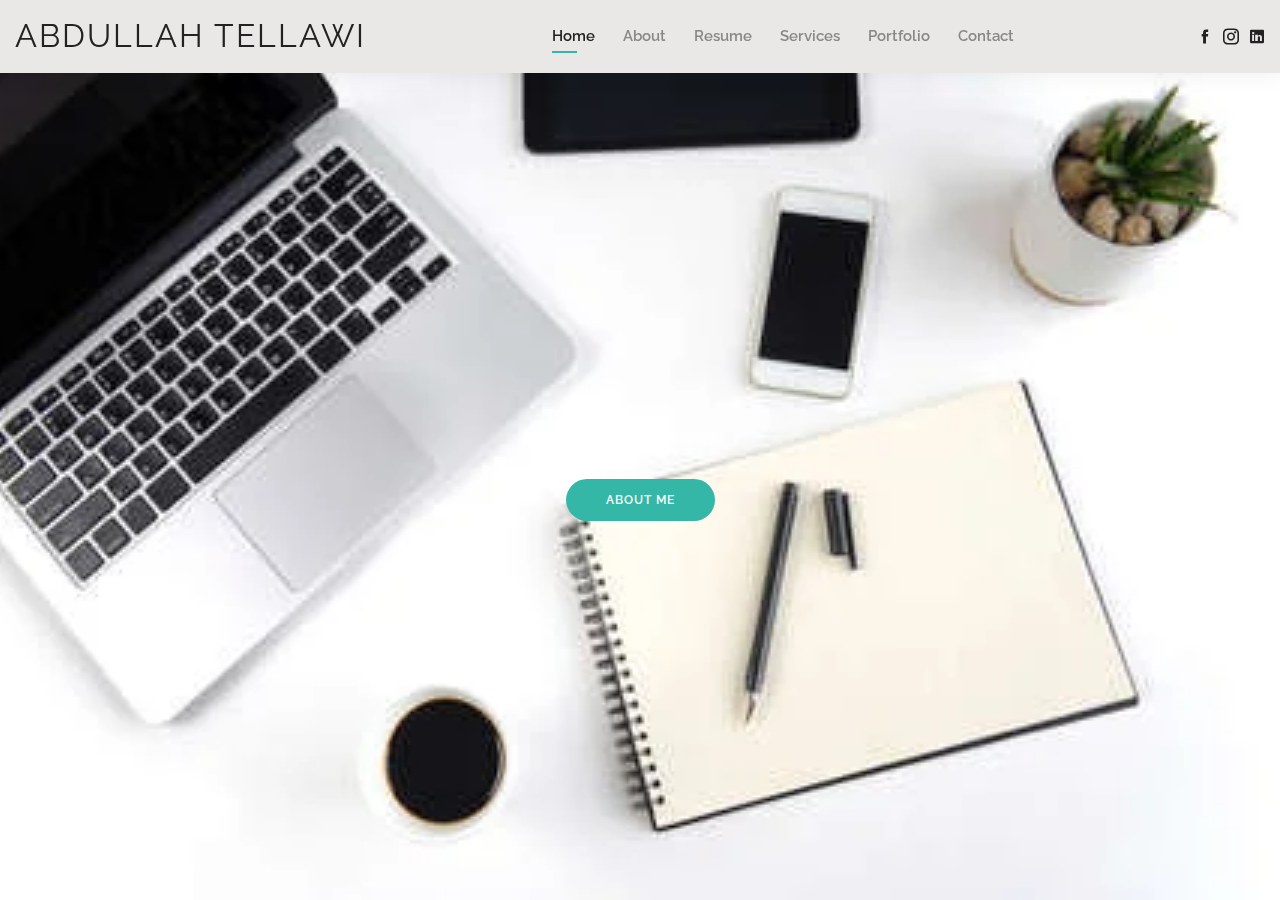
<file: index.html>
<!DOCTYPE html>
<html lang="en">

<head>
  <meta charset="utf-8">
  <meta content="width=device-width, initial-scale=1.0" name="viewport">



  <meta charset="utf-8" />

    <meta name="viewport" content="width=device-width, initial-scale=1" />
    <meta name="theme-color" content="#000000" />
    <meta name="description" content="Abdullah Tellawi Portfolio" />

    <link rel="apple-touch-icon" href="assets/img/hero-bg.jpg" />

    <link rel="manifest" href="assets/img/hero-bg.jpg" />

    <link
      href="https://fonts.googleapis.com/css2?family=Quantico&display=swap"
      rel="stylesheet"
    />
    <link
      href="https://fonts.cdnfonts.com/css/tt-firs-neue-trl"
      rel="stylesheet"
    />
    <meta property="og:site_name" content="Abdullah Tellawi" />
    <!-- <meta property="og:url" <!-- content="https://labeb.r-link.io/" -- /> -->

    <meta property="og:title" content="Abdullah Tellawi" />
    <meta property="og:type" content="Portfolio" />

    <meta name="twitter:site" content="@abdullah_tellawi" />
    <meta name="twitter:card" content="summary_large_image" />
    <meta name="twitter:title" content="Abdullah Tellawi" />
    <meta name="twitter:description" content="Resume &amp; Portfolio" />


  
  
  <title>Home</title>
  <meta content="" name="descriptison">
  <meta content="" name="keywords">

  <!-- Favicons -->
  <link href="assets/img/icon.png" rel="icon">
  <link href="assets/img/apple-touch-icon.png" rel="apple-touch-icon">

  <!-- Google Fonts -->
  <link href="https://fonts.googleapis.com/css?family=Open+Sans:300,300i,400,400i,600,600i,700,700i|Raleway:300,300i,400,400i,500,500i,600,600i,700,700i|Poppins:300,300i,400,400i,500,500i,600,600i,700,700i" rel="stylesheet">

  <!-- Vendor CSS Files -->
  <link href="assets/vendor/bootstrap/css/bootstrap.min.css" rel="stylesheet">
  <link href="assets/vendor/icofont/icofont.min.css" rel="stylesheet">
  <link href="assets/vendor/owl.carousel/assets/owl.carousel.min.css" rel="stylesheet">
  <link href="assets/vendor/boxicons/css/boxicons.min.css" rel="stylesheet">
  <link href="assets/vendor/venobox/venobox.css" rel="stylesheet">
  <link href="assets/vendor/aos/aos.css" rel="stylesheet">

  <!-- Template Main CSS File -->
  <link href="assets/css/style.css" rel="stylesheet">

  <!-- =======================================================
  * Template Name: Kelly - v2.0.0
  * Template URL: https://bootstrapmade.com/kelly-free-bootstrap-cv-resume-html-template/
  * Author: BootstrapMade.com
  * License: https://bootstrapmade.com/license/
  ======================================================== -->
</head>

<body>

  <!-- ======= Header ======= -->
  <header id="header" class="fixed-top">
    <div class="container-fluid d-flex justify-content-between align-items-center">

      <h1 class="logo"><a href="index.html">Abdullah Tellawi</a></h1>
      <!-- Uncomment below if you prefer to use an image logo -->
      <!-- <a href="index.html" class="logo"><img src="assets/img/logo.png" alt="" class="img-fluid"></a>-->

      <nav class="nav-menu d-none d-lg-block">
        <ul>
          <li class="active"><a href="index.html">Home</a></li>
          <li><a href="about.html">About</a></li>
          <li><a href="resume.html">Resume</a></li>
          <li><a href="services.html">Services</a></li>
          <li><a href="portfolio.html">Portfolio</a></li>
          <li><a href="contact.html">Contact</a></li>
        </ul>
      </nav><!-- .nav-menu -->

      <div class="header-social-links">
        <!-- <a href="#" class="twitter"><i class="icofont-twitter"></i></a> -->
        <a href="https://www.facebook.com/tellawi.abdullah/" class="facebook"><i class="icofont-facebook"></i></a>
        <a href="https://www.instagram.com/tellawi.abdullah/" class="instagram"><i class="icofont-instagram"></i></a>
        <a href="https://www.linkedin.com/in/abdullahtellawi/" class="linkedin"><i class="icofont-linkedin"></i></i></a>
      </div>

    </div>

  </header><!-- End Header -->

  <!-- ======= Hero Section ======= -->
  <section id="hero" class="d-flex align-items-center">
    <div class="container d-flex flex-column align-items-center" data-aos="zoom-in" data-aos-delay="100">
    
      <a href="about.html" class="btn-about">About Me</a>
    </div>
  </section><!-- End Hero -->

  <!-- ======= Footer ======= -->
  <footer id="footer">
    <div class="container">
      <!--<div class="copyright">
        &copy; Copyright <strong><span>Kelly</span></strong>. All Rights Reserved
      </div>-->
      <!-- <div class="credits"> -->
        <!-- All the links in the footer should remain intact. -->
        <!-- You can delete the links only if you purchased the pro version. -->
        <!-- Licensing information: https://bootstrapmade.com/license/ -->
        <!-- Purchase the pro version with working PHP/AJAX contact form: https://bootstrapmade.com/kelly-free-bootstrap-cv-resume-html-template/ -->
        <!-- Designed by <a href="https://bootstrapmade.com/">BootstrapMade</a>
      </div> -->
    </div>
  </footer><!-- End  Footer -->

  <div id="preloader"></div>
  <a href="#" class="back-to-top"><i class="bx bx-up-arrow-alt"></i></a>

  <!-- Vendor JS Files -->
  <script src="assets/vendor/jquery/jquery.min.js"></script>
  <script src="assets/vendor/bootstrap/js/bootstrap.bundle.min.js"></script>
  <script src="assets/vendor/jquery.easing/jquery.easing.min.js"></script>
  <script src="assets/vendor/php-email-form/validate.js"></script>
  <script src="assets/vendor/waypoints/jquery.waypoints.min.js"></script>
  <script src="assets/vendor/counterup/counterup.min.js"></script>
  <script src="assets/vendor/owl.carousel/owl.carousel.min.js"></script>
  <script src="assets/vendor/isotope-layout/isotope.pkgd.min.js"></script>
  <script src="assets/vendor/venobox/venobox.min.js"></script>
  <script src="assets/vendor/aos/aos.js"></script>

  <!-- Template Main JS File -->
  <script src="assets/js/main.js"></script>

</body>

</html>
</file>
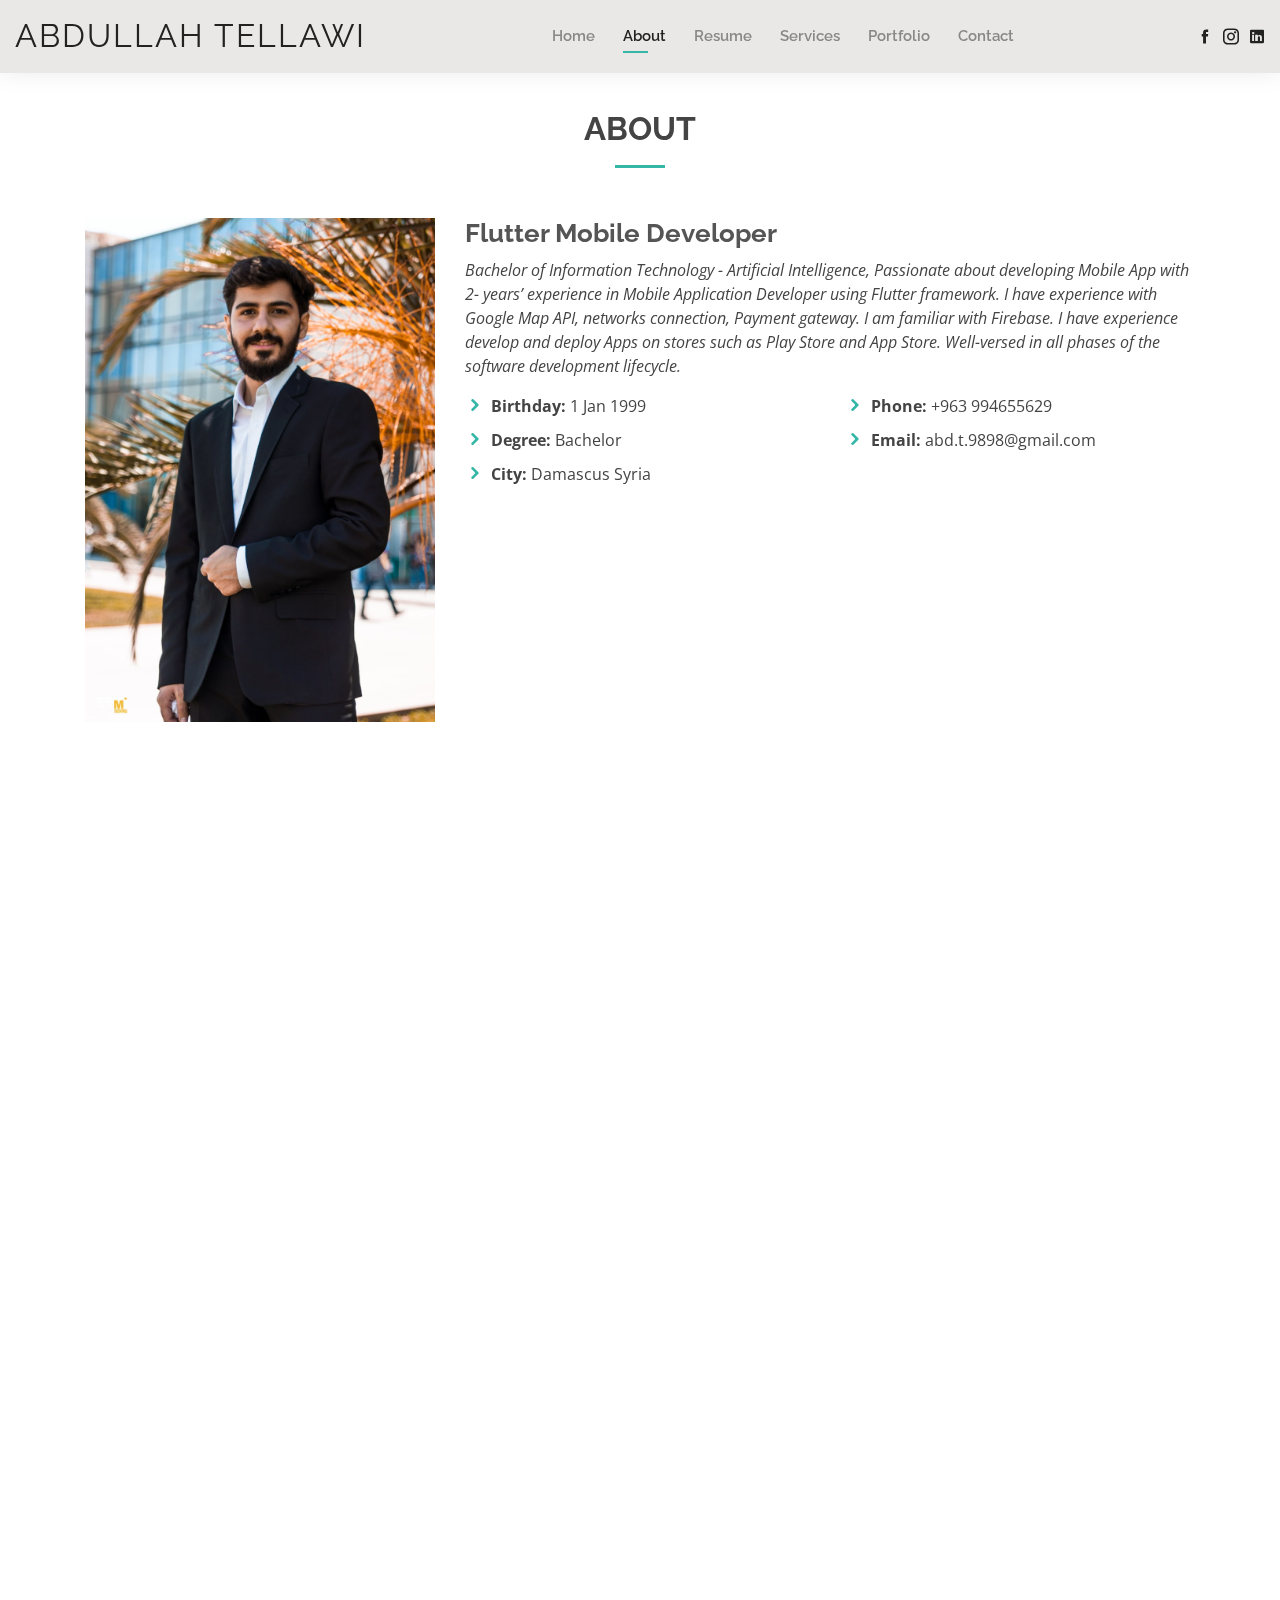
<file: about.html>
<!DOCTYPE html>
<html lang="en">

<head>
  <meta charset="utf-8">
  <meta content="width=device-width, initial-scale=1.0" name="viewport">

  <title>About</title>
  <meta content="" name="descriptison">
  <meta content="" name="keywords">

  <!-- Favicons -->
  <link href="assets/img/favicon.svg" rel="icon">
  <link href="assets/img/apple-touch-icon.png" rel="apple-touch-icon">

  <!-- Google Fonts -->
  <link href="https://fonts.googleapis.com/css?family=Open+Sans:300,300i,400,400i,600,600i,700,700i|Raleway:300,300i,400,400i,500,500i,600,600i,700,700i|Poppins:300,300i,400,400i,500,500i,600,600i,700,700i" rel="stylesheet">

  <!-- Vendor CSS Files -->
  <link href="assets/vendor/bootstrap/css/bootstrap.min.css" rel="stylesheet">
  <link href="assets/vendor/icofont/icofont.min.css" rel="stylesheet">
  <link href="assets/vendor/owl.carousel/assets/owl.carousel.min.css" rel="stylesheet">
  <link href="assets/vendor/boxicons/css/boxicons.min.css" rel="stylesheet">
  <link href="assets/vendor/venobox/venobox.css" rel="stylesheet">
  <link href="assets/vendor/aos/aos.css" rel="stylesheet">

  <!-- Template Main CSS File -->
  <link href="assets/css/style.css" rel="stylesheet">

  <!-- =======================================================
  * Template Name: Kelly - v2.0.0
  * Template URL: https://bootstrapmade.com/kelly-free-bootstrap-cv-resume-html-template/
  * Author: BootstrapMade.com
  * License: https://bootstrapmade.com/license/
  ======================================================== -->
</head>

<body>

  <!-- ======= Header ======= -->
  <header id="header" class="fixed-top">
    <div class="container-fluid d-flex justify-content-between align-items-center">

      <h1 class="logo"><a href="index.html">Abdullah Tellawi</a></h1>
      <!-- Uncomment below if you prefer to use an image logo -->
      <!-- <a href="index.html" class="logo"><img src="assets/img/logo.png" alt="" class="img-fluid"></a>-->

      <nav class="nav-menu d-none d-lg-block">
        <ul>
          <li><a href="index.html">Home</a></li>
          <li class="active"><a href="about.html">About</a></li>
          <li><a href="resume.html">Resume</a></li>
          <li><a href="services.html">Services</a></li>
          <li><a href="portfolio.html">Portfolio</a></li>
          <li><a href="contact.html">Contact</a></li>
        </ul>
      </nav><!-- .nav-menu -->

    <div class="header-social-links">
        <!-- <a href="#" class="twitter"><i class="icofont-twitter"></i></a> -->
        <a href="https://www.facebook.com/tellawi.abdullah/" class="facebook"><i class="icofont-facebook"></i></a>
        <a href="https://www.instagram.com/tellawi.abdullah/" class="instagram"><i class="icofont-instagram"></i></a>
        <a href="https://www.linkedin.com/in/abdullahtellawi/" class="linkedin"><i class="icofont-linkedin"></i></i></a>
      </div>

    </div>

  </header><!-- End Header -->

  <main id="main">

    <!-- ======= About Section ======= -->
    <section id="about" class="about">
      <div class="container" data-aos="fade-up">

        <div class="section-title">
          <h2>About</h2>
          <p></p>
        </div>

        <div class="row">
          <div class="col-lg-4">
            <img src="assets/img/pp.jpg" class="img-fluid" alt="">
          </div>
          <div class="col-lg-8 pt-4 pt-lg-0 content">
            <h3>Flutter Mobile Developer</h3>
            <p class="font-italic">
            Bachelor of Information Technology - Artificial Intelligence,
            Passionate about developing Mobile App with 2- years’ experience in Mobile Application Developer using Flutter framework.
            I have experience with Google Map API, networks connection, Payment gateway. I am familiar with Firebase.
            I have experience develop and deploy Apps on stores such as Play Store and App Store.
            Well-versed in all phases of the software development lifecycle.
            </p>
            <div class="row">
              <div class="col-lg-6">
                <ul>
                  <li><i class="icofont-rounded-right"></i> <strong>Birthday:</strong> 1 Jan 1999</li>
                   <!-- <li><i class="icofont-rounded-right"></i> <strong>Age:</strong> 25</li> -->
                  <li><i class="icofont-rounded-right"></i> <strong>Degree:</strong> Bachelor</li>
                  <li><i class="icofont-rounded-right"></i> <strong>City:</strong> Damascus Syria</li>
                </ul>
                </ul>
              </div>
              <div class="col-lg-6">
                <ul>
                   <li><i class="icofont-rounded-right"></i> <strong>Phone:</strong> +963 994655629</li>
                  <li><i class="icofont-rounded-right"></i> <strong>Email:</strong> abd.t.9898@gmail.com</li>
                   
              </div>
            </div>
            <p>
            </p>
          </div>
        </div>

      </div>
    </section><!-- End About Section -->

    <!-- ======= Skills Section ======= -->
    <section id="skills" class="skills">
      <div class="container" data-aos="fade-up">

        <div class="section-title">
          <h2>Top Skills</h2>
        </div>

        <div class="row skills-content">

          <div class="col-lg-6">

            
            <div class="progress">
              <span class="skill">Flutter<i class="val">90%</i></span>
              <div class="progress-bar-wrap">
                <div class="progress-bar" role="progressbar" aria-valuenow="90" aria-valuemin="0" aria-valuemax="100"></div>
              </div>
            </div>

            <div class="progress">
              <span class="skill">Dart<i class="val">90%</i></span>
              <div class="progress-bar-wrap">
                <div class="progress-bar" role="progressbar" aria-valuenow="90" aria-valuemin="0" aria-valuemax="100"></div>
              </div>
            </div>


          </div>

          <div class="col-lg-6">
            <div class="progress">
              <span class="skill">C#<i class="val">60%</i></span>
              <div class="progress-bar-wrap">
                <div class="progress-bar" role="progressbar" aria-valuenow="80" aria-valuemin="0" aria-valuemax="100"></div>
              </div>
            </div>

            <div class="progress">
              <span class="skill">Python <i class="val">60%</i></span>
              <div class="progress-bar-wrap">
                <div class="progress-bar" role="progressbar" aria-valuenow="70" aria-valuemin="0" aria-valuemax="100"></div>
              </div>
            </div>


          </div>

        </div>

      </div>
    </section><!-- End Skills Section -->


      <section id="skills" class="skills">
      <div class="container" data-aos="fade-up">

        <div class="section-title">
          <h2>tools & Thechnologies</h2>
        </div>

        <div class="row skills-content">

          <div class="col-lg-6">

             <div class="progress">
              <span class="skill">Firebase <i class="val">80%</i></span>
              <div class="progress-bar-wrap">
                <div class="progress-bar" role="progressbar" aria-valuenow="80" aria-valuemin="0" aria-valuemax="100"></div>
              </div>
            </div>


            <div class="progress">
              <span class="skill">Push Notification <i class="val">90%</i></span>
              <div class="progress-bar-wrap">
                <div class="progress-bar" role="progressbar" aria-valuenow="90" aria-valuemin="0" aria-valuemax="100"></div>
              </div>
            </div>

            <div class="progress">
              <span class="skill">Git <i class="val">80%</i></span>
              <div class="progress-bar-wrap">
                <div class="progress-bar" role="progressbar" aria-valuenow="80" aria-valuemin="0" aria-valuemax="100"></div>
              </div>
            </div>
            

            <div class="progress">
              <span class="skill">Google Map API<i class="val">70%</i></span>
              <div class="progress-bar-wrap">
                <div class="progress-bar" role="progressbar" aria-valuenow="70" aria-valuemin="0" aria-valuemax="100"></div>
              </div>
            </div>

          </div>

          <div class="col-lg-6">
           
             <div class="progress">
              <span class="skill">Stripe Payment <i class="val">80%</i></span>
              <div class="progress-bar-wrap">
                <div class="progress-bar" role="progressbar" aria-valuenow="80" aria-valuemin="0" aria-valuemax="100"></div>
              </div>
            </div>

            <div class="progress">
              <span class="skill">State Managment<i class="val">70%</i></span>
              <div class="progress-bar-wrap">
                <div class="progress-bar" role="progressbar" aria-valuenow="70" aria-valuemin="0" aria-valuemax="100"></div>
              </div>
            </div>

            <div class="progress">
              <span class="skill">BLoC<i class="val">80%</i></span>
              <div class="progress-bar-wrap">
                <div class="progress-bar" role="progressbar" aria-valuenow="80" aria-valuemin="0" aria-valuemax="100"></div>
              </div>
            </div>
            

            <div class="progress">
              <span class="skill">GetX<i class="val">70%</i></span>
              <div class="progress-bar-wrap">
                <div class="progress-bar" role="progressbar" aria-valuenow="70" aria-valuemin="0" aria-valuemax="100"></div>
              </div>
            </div>

            <div class="progress">
              <span class="skill">Deploy App Store and Play Store<i class="val">80%</i></span>
              <div class="progress-bar-wrap">
                <div class="progress-bar" role="progressbar" aria-valuenow="80" aria-valuemin="0" aria-valuemax="100"></div>
              </div>
            </div>
            
          </div>

        </div>

      </div>
    </section><!-- End Skills Section -->


      <section id="skills" class="skills">
      <div class="container" data-aos="fade-up">

        <div class="section-title">
          <h2>Other Skills</h2>
        </div>

        <div class="row skills-content">

          <div class="col-lg-6">

            <div class="progress">
              <span class="skill">Sprint Planning <i class="val">80%</i></span>
              <div class="progress-bar-wrap">
                <div class="progress-bar" role="progressbar" aria-valuenow="80" aria-valuemin="0" aria-valuemax="100"></div>
              </div>
            </div>

            <div class="progress">
              <span class="skill">Aglie Methodologies <i class="val">80%</i></span>
              <div class="progress-bar-wrap">
                <div class="progress-bar" role="progressbar" aria-valuenow="80" aria-valuemin="0" aria-valuemax="100"></div>
              </div>
            </div>

          </div>

          <div class="col-lg-6">

            <div class="progress">
              <span class="skill">Focus on Usable and Maintainable Code <i class="val">80%</i></span>
              <div class="progress-bar-wrap">
                <div class="progress-bar" role="progressbar" aria-valuenow="80" aria-valuemin="0" aria-valuemax="100"></div>
              </div>

            </div>
            <div class="progress">
              <span class="skill">Teamwork <i class="val">80%</i></span>
              <div class="progress-bar-wrap">
                <div class="progress-bar" role="progressbar" aria-valuenow="80" aria-valuemin="0" aria-valuemax="100"></div>
              </div>
            </div>




          </div>

        </div>

      </div>
    </section><!-- End Skills Section -->

    <!-- ======= Facts Section ======= -->
   <!--<section id="facts" class="facts">
     <div class="container" data-aos="fade-up">

        <div class="section-title">
          <h2>Facts</h2>
          <p>Magnam dolores commodi suscipit. Necessitatibus eius consequatur ex aliquid fuga eum quidem. Sit sint consectetur velit. Quisquam quos quisquam cupiditate. Et nemo qui impedit suscipit alias ea. Quia fugiat sit in iste officiis commodi quidem hic quas.</p>
        </div>

        <div class="row counters">

          <div class="col-lg-3 col-6 text-center">
            <span data-toggle="counter-up">232</span>
            <p>Clients</p>
          </div>

          <div class="col-lg-3 col-6 text-center">
            <span data-toggle="counter-up">521</span>
            <p>Projects</p>
          </div>

          <div class="col-lg-3 col-6 text-center">
            <span data-toggle="counter-up">1,463</span>
            <p>Hours Of Support</p>
          </div>

          <div class="col-lg-3 col-6 text-center">
            <span data-toggle="counter-up">15</span>
            <p>Hard Workers</p>
          </div>

        </div>

      </div>
    </section>-->

    <!-- ======= Testimonials Section ======= -->
   <!-- <section id="testimonials" class="testimonials">
      <div class="container" data-aos="fade-up">

        <div class="section-title">
          <h2>Testimonials</h2>
          <p>Magnam dolores commodi suscipit. Necessitatibus eius consequatur ex aliquid fuga eum quidem. Sit sint consectetur velit. Quisquam quos quisquam cupiditate. Et nemo qui impedit suscipit alias ea. Quia fugiat sit in iste officiis commodi quidem hic quas.</p>
        </div>

        <div class="owl-carousel testimonials-carousel">

          <div class="testimonial-item">
            <img src="assets/img/testimonials/testimonials-1.jpg" class="testimonial-img" alt="">
            <h3>Saul Goodman</h3>
            <h4>Ceo &amp; Founder</h4>
            <p>
              <i class="bx bxs-quote-alt-left quote-icon-left"></i>
              Proin iaculis purus consequat sem cure digni ssim donec porttitora entum suscipit rhoncus. Accusantium quam, ultricies eget id, aliquam eget nibh et. Maecen aliquam, risus at semper.
              <i class="bx bxs-quote-alt-right quote-icon-right"></i>
            </p>
          </div>

          <div class="testimonial-item">
            <img src="assets/img/testimonials/testimonials-2.jpg" class="testimonial-img" alt="">
            <h3>Sara Wilsson</h3>
            <h4>Designer</h4>
            <p>
              <i class="bx bxs-quote-alt-left quote-icon-left"></i>
              Export tempor illum tamen malis malis eram quae irure esse labore quem cillum quid cillum eram malis quorum velit fore eram velit sunt aliqua noster fugiat irure amet legam anim culpa.
              <i class="bx bxs-quote-alt-right quote-icon-right"></i>
            </p>
          </div>

          <div class="testimonial-item">
            <img src="assets/img/testimonials/testimonials-3.jpg" class="testimonial-img" alt="">
            <h3>Jena Karlis</h3>
            <h4>Store Owner</h4>
            <p>
              <i class="bx bxs-quote-alt-left quote-icon-left"></i>
              Enim nisi quem export duis labore cillum quae magna enim sint quorum nulla quem veniam duis minim tempor labore quem eram duis noster aute amet eram fore quis sint minim.
              <i class="bx bxs-quote-alt-right quote-icon-right"></i>
            </p>
          </div>

          <div class="testimonial-item">
            <img src="assets/img/testimonials/testimonials-4.jpg" class="testimonial-img" alt="">
            <h3>Matt Brandon</h3>
            <h4>Freelancer</h4>
            <p>
              <i class="bx bxs-quote-alt-left quote-icon-left"></i>
              Fugiat enim eram quae cillum dolore dolor amet nulla culpa multos export minim fugiat minim velit minim dolor enim duis veniam ipsum anim magna sunt elit fore quem dolore labore illum veniam.
              <i class="bx bxs-quote-alt-right quote-icon-right"></i>
            </p>
          </div>

          <div class="testimonial-item">
            <img src="assets/img/testimonials/testimonials-5.jpg" class="testimonial-img" alt="">
            <h3>John Larson</h3>
            <h4>Entrepreneur</h4>
            <p>
              <i class="bx bxs-quote-alt-left quote-icon-left"></i>
              Quis quorum aliqua sint quem legam fore sunt eram irure aliqua veniam tempor noster veniam enim culpa labore duis sunt culpa nulla illum cillum fugiat legam esse veniam culpa fore nisi cillum quid.
              <i class="bx bxs-quote-alt-right quote-icon-right"></i>
            </p>
          </div>

        </div>

      </div>-->
    </section>

  </main><!-- End #main -->

  <!-- ======= Footer ======= -->
  <footer id="footer">
    <div class="container">
  
      
        <!-- All the links in the footer should remain intact. -->
        <!-- You can delete the links only if you purchased the pro version. -->
        <!-- Licensing information: https://bootstrapmade.com/license/ -->
        <!-- Purchase the pro version with working PHP/AJAX contact form: https://bootstrapmade.com/kelly-free-bootstrap-cv-resume-html-template/ -->
       
     
    </div>
  </footer><!-- End  Footer -->

  <div id="preloader"></div>
  <a href="#" class="back-to-top"><i class="bx bx-up-arrow-alt"></i></a>

  <!-- Vendor JS Files -->
  <script src="assets/vendor/jquery/jquery.min.js"></script>
  <script src="assets/vendor/bootstrap/js/bootstrap.bundle.min.js"></script>
  <script src="assets/vendor/jquery.easing/jquery.easing.min.js"></script>
  <script src="assets/vendor/php-email-form/validate.js"></script>
  <script src="assets/vendor/waypoints/jquery.waypoints.min.js"></script>
  <script src="assets/vendor/counterup/counterup.min.js"></script>
  <script src="assets/vendor/owl.carousel/owl.carousel.min.js"></script>
  <script src="assets/vendor/isotope-layout/isotope.pkgd.min.js"></script>
  <script src="assets/vendor/venobox/venobox.min.js"></script>
  <script src="assets/vendor/aos/aos.js"></script>

  <!-- Template Main JS File -->
  <script src="assets/js/main.js"></script>

</body>

</html>
</file>
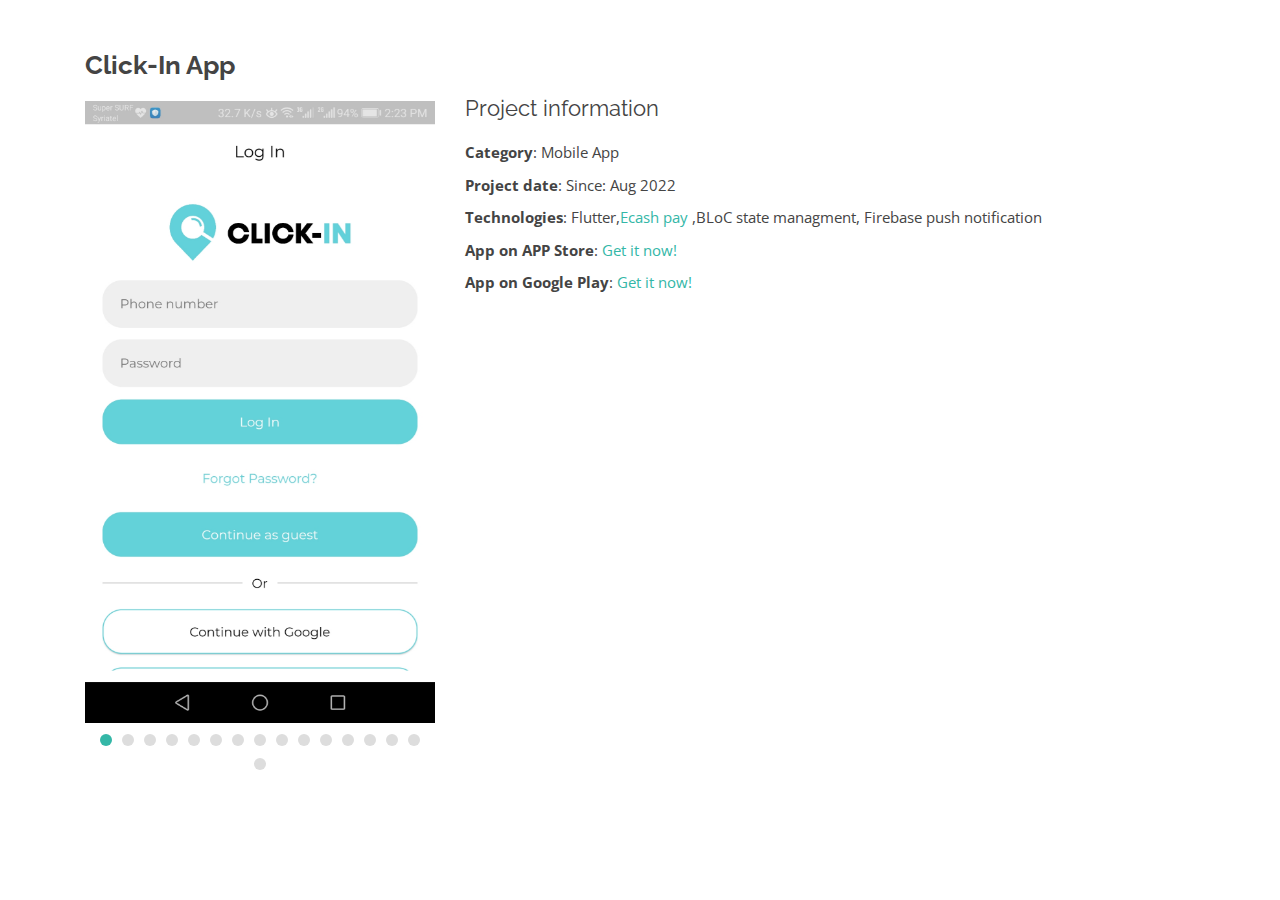
<file: clickin.html>
<!DOCTYPE html>
<html lang="en">
    <head>
        <meta charset="utf-8" />
        <meta content="width=device-width, initial-scale=1.0" name="viewport" />

        <title>Portfolio Details</title>
        <meta content="" name="descriptison" />
        <meta content="" name="keywords" />

        <!-- Favicons -->
        <link href="assets/img/icon.png" rel="icon">
        <link href="assets/img/apple-touch-icon.png" rel="apple-touch-icon" />

        <!-- Google Fonts -->
        <link
            href="https://fonts.googleapis.com/css?family=Open+Sans:300,300i,400,400i,600,600i,700,700i|Raleway:300,300i,400,400i,500,500i,600,600i,700,700i|Poppins:300,300i,400,400i,500,500i,600,600i,700,700i"
            rel="stylesheet"
        />

        <!-- Vendor CSS Files -->
        <link href="assets/vendor/bootstrap/css/bootstrap.min.css" rel="stylesheet" />
        <link href="assets/vendor/icofont/icofont.min.css" rel="stylesheet" />
        <link href="assets/vendor/owl.carousel/assets/owl.carousel.min.css" rel="stylesheet" />
        <link href="assets/vendor/boxicons/css/boxicons.min.css" rel="stylesheet" />
        <link href="assets/vendor/venobox/venobox.css" rel="stylesheet" />
        <link href="assets/vendor/aos/aos.css" rel="stylesheet" />

        <!-- Template Main CSS File -->
        <link href="assets/css/style.css" rel="stylesheet" />

        <!-- =======================================================
  * Template Name: Kelly - v2.0.0
  * Template URL: https://bootstrapmade.com/kelly-free-bootstrap-cv-resume-html-template/
  * Author: BootstrapMade.com
  * License: https://bootstrapmade.com/license/
  ======================================================== -->
    </head>

    <body>
        <main id="main">
            <!-- ======= Portfolio Details Section ======= -->
            <section id="portfolio-details" class="portfolio-details">
                <div class="container">
                    <div class="row">
                        <div class="col-lg-4">
                            <h2 class="portfolio-title">Click-In App</h2>
                            <div class="owl-carousel portfolio-details-carousel">
                                
                                <a

                                href="assets/img/clickin/1.jpg"

                                data-gall="portfolioGallery"
                                class="venobox"
                                title="Image 6"
                            >

                                <img src="assets/img/clickin/1.jpg" class="img-fluid" alt=""/></a>
                                <a
                                href="assets/img/clickin/2.jpg"
                                data-gall="portfolioGallery"
                                class="venobox"
                                title="Image 6"
                            >
                                <img src="assets/img/clickin/2.jpg" class="img-fluid" alt=""/></a>
                                <a
                                href="assets/img/clickin/3.jpg"
                                data-gall="portfolioGallery"
                                class="venobox"
                                title="Image 6"
                            >
                                <img src="assets/img/clickin/3.jpg" class="img-fluid" alt=""/></a>
                                <a
                                href="assets/img/clickin/4.jpg"
                                data-gall="portfolioGallery"
                                class="venobox"
                                title="Image 6"
                            >
                                <img src="assets/img/clickin/4.jpg" class="img-fluid" alt=""/></a>
                                <a
                                href="assets/img/clickin/5.jpg"
                                data-gall="portfolioGallery"
                                class="venobox"
                                title="Image 6"
                            >
                                <img src="assets/img/clickin/5.jpg" class="img-fluid" alt=""/></a>
                                <a
                                href="assets/img/clickin/6.jpg"
                                data-gall="portfolioGallery"
                                class="venobox"
                                title="Image 6"
                            >
                                <img src="assets/img/clickin/6.jpg" class="img-fluid" alt=""/></a>
                                <a
                                href="assets/img/clickin/7.jpg"
                                data-gall="portfolioGallery"
                                class="venobox"
                                title="Image 6"
                            >
                                <img src="assets/img/clickin/7.jpg" class="img-fluid" alt=""/></a>
                                <a
                                href="assets/img/clickin/8.jpg"
                                data-gall="portfolioGallery"
                                class="venobox"
                                title="Image 6"
                            >
                                <img src="assets/img/clickin/8.jpg" class="img-fluid" alt=""/></a>
                                <a
                                href="assets/img/clickin/9.jpg"
                                data-gall="portfolioGallery"
                                class="venobox"
                                title="Image 6"
                            >
                                <img src="assets/img/clickin/9.jpg" class="img-fluid" alt=""/></a>
                                <a
                                href="assets/img/clickin/10.jpg"
                                data-gall="portfolioGallery"
                                class="venobox"
                                title="Image 6"
                            >
                                <img src="assets/img/clickin/10.jpg" class="img-fluid" alt=""/></a>
                                <a
                                href="assets/img/clickin/11.jpg"
                                data-gall="portfolioGallery"
                                class="venobox"
                                title="Image 6"
                            >
                                <img src="assets/img/clickin/11.jpg" class="img-fluid" alt=""/></a>
                                <a
                                href="assets/img/clickin/12.jpg"
                                data-gall="portfolioGallery"
                                class="venobox"
                                title="Image 6"
                            >
                                <img src="assets/img/clickin/12.jpg" class="img-fluid" alt=""/></a>
                                <a
                                href="assets/img/clickin/13.jpg"
                                data-gall="portfolioGallery"
                                class="venobox"
                                title="Image 6"
                            >
                                <img src="assets/img/clickin/13.jpg" class="img-fluid" alt=""/></a>
                                <a
                                href="assets/img/clickin/14.jpg"
                                data-gall="portfolioGallery"
                                class="venobox"
                                title="Image 6"
                            >
                                <img src="assets/img/clickin/14.jpg" class="img-fluid" alt=""/></a>
                                <a
                                href="assets/img/clickin/15.jpg"
                                data-gall="portfolioGallery"
                                class="venobox"
                                title="Image 6"
                            >
                                <img src="assets/img/clickin/15.jpg" class="img-fluid" alt=""/></a>
                                <a
                                href="assets/img/clickin/16.jpg"
                                data-gall="portfolioGallery"
                                class="venobox"
                                title="Image 6"
                            >
                                <img src="assets/img/clickin/16.jpg" class="img-fluid" alt=""/></a>

                            </div>
                        </div>

                        <div class="col-lg-8 portfolio-info">
                            <h3>Project information</h3>
                            <ul>
                                <li><strong>Category</strong>: Mobile App</li>
                                <li><strong>Project date</strong>: Since: Aug 2022</li>
                                <li>
                                    <strong>Technologies</strong>: Flutter,<a href="https://ecash-pay.com/" target="_blank">Ecash pay</a> ,BLoC state managment, Firebase push notification
                                </li>
                                
                                  
                                <li>
                                  <strong>App on APP Store</strong>:
                                  <a href="" target="_blank"
                                    >Get it now!</a
                                  >
                                </li> 
                                
                                <li>
                                    <strong>App on Google Play</strong>:
                                    <a href="" target="_blank"
                                      >Get it now!</a
                                    >
                                  </li> 
                                </ul>

                            
                        </div>
                        
                    </div>
                </div>
            </section>
            <!-- End Portfolio Details Section -->
        </main>
        <!-- End #main -->

        <div id="preloader"></div>
        <a href="#" class="back-to-top"><i class="bx bx-up-arrow-alt"></i></a>

        <!-- Vendor JS Files -->
        <script src="assets/vendor/jquery/jquery.min.js"></script>
        <script src="assets/vendor/bootstrap/js/bootstrap.bundle.min.js"></script>
        <script src="assets/vendor/jquery.easing/jquery.easing.min.js"></script>
        <script src="assets/vendor/php-email-form/validate.js"></script>
        <script src="assets/vendor/waypoints/jquery.waypoints.min.js"></script>
        <script src="assets/vendor/counterup/counterup.min.js"></script>
        <script src="assets/vendor/owl.carousel/owl.carousel.min.js"></script>
        <script src="assets/vendor/isotope-layout/isotope.pkgd.min.js"></script>
        <script src="assets/vendor/venobox/venobox.min.js"></script>
        <script src="assets/vendor/aos/aos.js"></script>

        <!-- Template Main JS File -->
        <script src="assets/js/main.js"></script>
    </body>
</html>
</file>
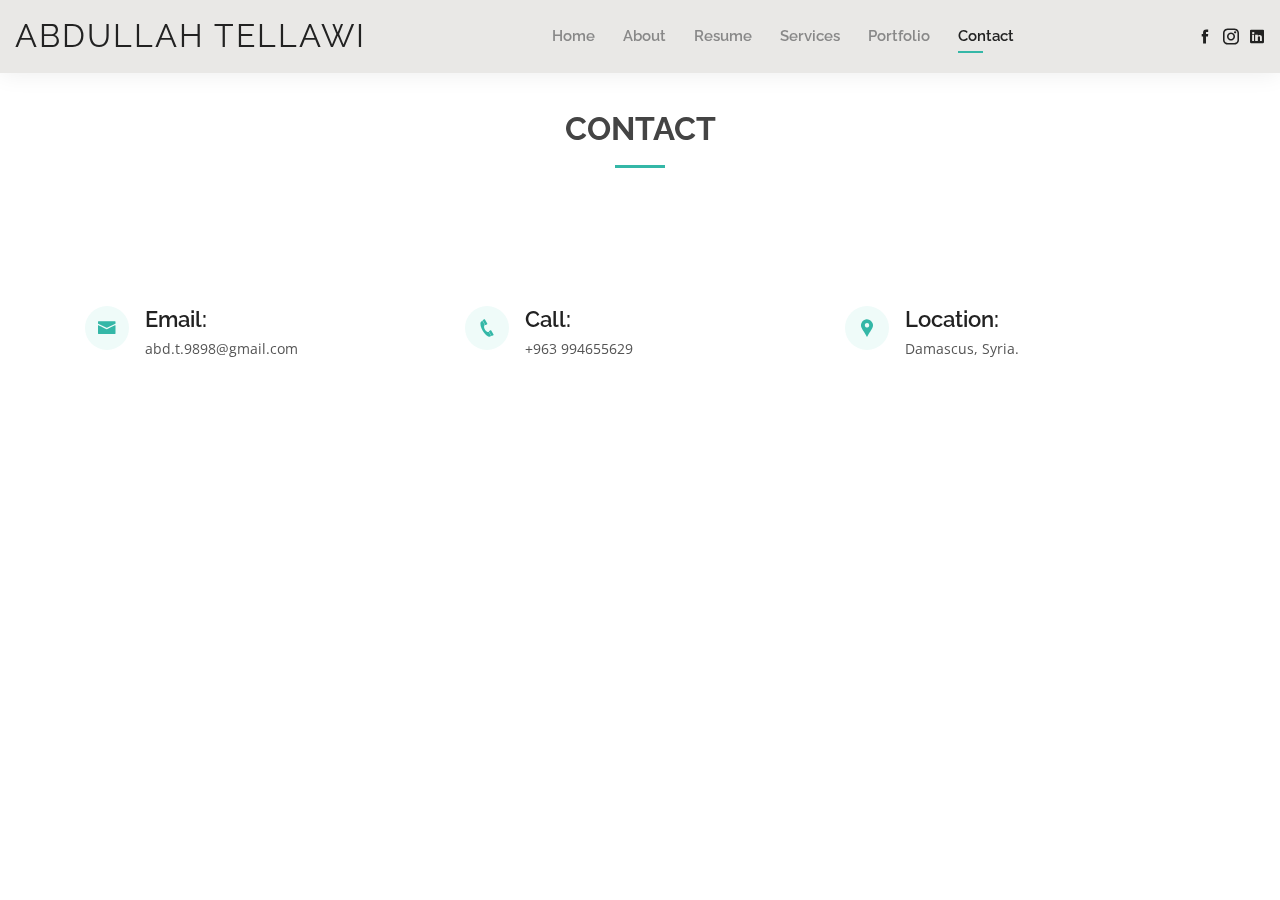
<file: contact.html>
<!DOCTYPE html>
<html lang="en">

<head>
  <meta charset="utf-8">
  <meta content="width=device-width, initial-scale=1.0" name="viewport">

  <title>Contact</title>
  <meta content="" name="descriptison">
  <meta content="" name="keywords">

  <!-- Favicons -->
  <link href="assets/img/favicon.svg" rel="icon">
  <link href="assets/img/apple-touch-icon.png" rel="apple-touch-icon">

  <!-- Google Fonts -->
  <link href="https://fonts.googleapis.com/css?family=Open+Sans:300,300i,400,400i,600,600i,700,700i|Raleway:300,300i,400,400i,500,500i,600,600i,700,700i|Poppins:300,300i,400,400i,500,500i,600,600i,700,700i" rel="stylesheet">

  <!-- Vendor CSS Files -->
  <link href="assets/vendor/bootstrap/css/bootstrap.min.css" rel="stylesheet">
  <link href="assets/vendor/icofont/icofont.min.css" rel="stylesheet">
  <link href="assets/vendor/owl.carousel/assets/owl.carousel.min.css" rel="stylesheet">
  <link href="assets/vendor/boxicons/css/boxicons.min.css" rel="stylesheet">
  <link href="assets/vendor/venobox/venobox.css" rel="stylesheet">
  <link href="assets/vendor/aos/aos.css" rel="stylesheet">

  <!-- Template Main CSS File -->
  <link href="assets/css/style.css" rel="stylesheet">

  <!-- =======================================================
  * Template Name: Kelly - v2.0.0
  * Template URL: https://bootstrapmade.com/kelly-free-bootstrap-cv-resume-html-template/
  * Author: BootstrapMade.com
  * License: https://bootstrapmade.com/license/
  ======================================================== -->
</head>

<body>

  <!-- ======= Header ======= -->
  <header id="header" class="fixed-top">
    <div class="container-fluid d-flex justify-content-between align-items-center">

      <h1 class="logo"><a href="index.html">Abdullah Tellawi</a></h1>
      <!-- Uncomment below if you prefer to use an image logo -->
      <!-- <a href="index.html" class="logo"><img src="assets/img/logo.png" alt="" class="img-fluid"></a>-->

      <nav class="nav-menu d-none d-lg-block">
        <ul>
          <li><a href="index.html">Home</a></li>
          <li><a href="about.html">About</a></li>
          <li><a href="resume.html">Resume</a></li>
          <li><a href="services.html">Services</a></li>
          <li><a href="portfolio.html">Portfolio</a></li>
          <li class="active"><a href="contact.html">Contact</a></li>
        </ul>
      </nav><!-- .nav-menu -->

     <div class="header-social-links">
        <!-- <a href="#" class="twitter"><i class="icofont-twitter"></i></a> -->
        <a href="https://www.facebook.com/tellawi.abdullah/" class="facebook"><i class="icofont-facebook"></i></a>
        <a href="https://www.instagram.com/tellawi.abdullah/" class="instagram"><i class="icofont-instagram"></i></a>
        <a href="https://www.linkedin.com/in/abdullahtellawi/" class="linkedin"><i class="icofont-linkedin"></i></i></a>
      </div>

    </div>

  </header><!-- End Header -->

  <main id="main">

    <!-- ======= Contact Section ======= -->
    <section id="contact" class="contact">
      <div class="container" data-aos="fade-up">

        <div class="section-title">
          <h2>Contact</h2>
          <p></p>
        </div>

          <!-- 
        <div>
          <iframe style="border:0; width: 100%; height: 270px;" src="https://www.google.com/maps/embed?pb=!1m14!1m8!1m3!1d12097.433213460943!2d-74.0062269!3d40.7101282!3m2!1i1024!2i768!4f13.1!3m3!1m2!1s0x0%3A0xb89d1fe6bc499443!2sDowntown+Conference+Center!5e0!3m2!1smk!2sbg!4v1539943755621" frameborder="0" allowfullscreen></iframe>
        </div> -->

        <div class="row mt-5">
         

          <div class="col-lg-4">
            <div class="info">
              <div class="email">
                <i class="icofont-envelope"></i>
                <h4>Email:</h4>
                <p>abd.t.9898@gmail.com</p>
              </div>
            </div>
          </div>
          <div class="col-lg-4">
            <div class="info">
              <div class="phone">
                <i class="icofont-phone"></i>
                <h4>Call:</h4>
                <p>+963 994655629</p>
                
              </div>
            </div>
          </div>

           <div class="col-lg-4">
            <div class="info">
              <div class="phone">
                <i class="icofont-google-map"></i>
                <h4>Location:</h4>
                <p>Damascus, Syria.</p>
              </div>
            </div>
          </div>

           
          

                  <!-- 
  <div class="col-lg-8 mt-5 mt-lg-0">
            <form action="forms/contact.php" method="post" role="form" class="php-email-form">
              <div class="form-row">
                <div class="col-md-6 form-group">
                  <input type="text" name="name" class="form-control" id="name" placeholder="Your Name" data-rule="minlen:4" data-msg="Please enter at least 4 chars" />
                  <div class="validate"></div>
                </div>
                <div class="col-md-6 form-group">
                  <input type="email" class="form-control" name="email" id="email" placeholder="Your Email" data-rule="email" data-msg="Please enter a valid email" />
                  <div class="validate"></div>
                </div>
              </div>
              <div class="form-group">
                <input type="text" class="form-control" name="subject" id="subject" placeholder="Subject" data-rule="minlen:4" data-msg="Please enter at least 8 chars of subject" />
                <div class="validate"></div>
              </div>
              <div class="form-group">
                <textarea class="form-control" name="message" rows="5" data-rule="required" data-msg="Please write something for us" placeholder="Message"></textarea>
                <div class="validate"></div>
              </div>
              <div class="mb-3">
                <div class="loading">Loading</div>
                <div class="error-message"></div>
                <div class="sent-message">Your message has been sent. Thank you!</div>
              </div>
              <div class="text-center"><button type="submit">Send Message</button></div>
            </form> 

          </div> -->

        </div>

      </div>
    </section><!-- End Contact Section -->

  </main><!-- End #main -->


  <div id="preloader"></div>
  <a href="#" class="back-to-top"><i class="bx bx-up-arrow-alt"></i></a>

  <!-- Vendor JS Files -->
  <script src="assets/vendor/jquery/jquery.min.js"></script>
  <script src="assets/vendor/bootstrap/js/bootstrap.bundle.min.js"></script>
  <script src="assets/vendor/jquery.easing/jquery.easing.min.js"></script>
  <script src="assets/vendor/php-email-form/validate.js"></script>
  <script src="assets/vendor/waypoints/jquery.waypoints.min.js"></script>
  <script src="assets/vendor/counterup/counterup.min.js"></script>
  <script src="assets/vendor/owl.carousel/owl.carousel.min.js"></script>
  <script src="assets/vendor/isotope-layout/isotope.pkgd.min.js"></script>
  <script src="assets/vendor/venobox/venobox.min.js"></script>
  <script src="assets/vendor/aos/aos.js"></script>

  <!-- Template Main JS File -->
  <script src="assets/js/main.js"></script>

</body>

</html>
</file>
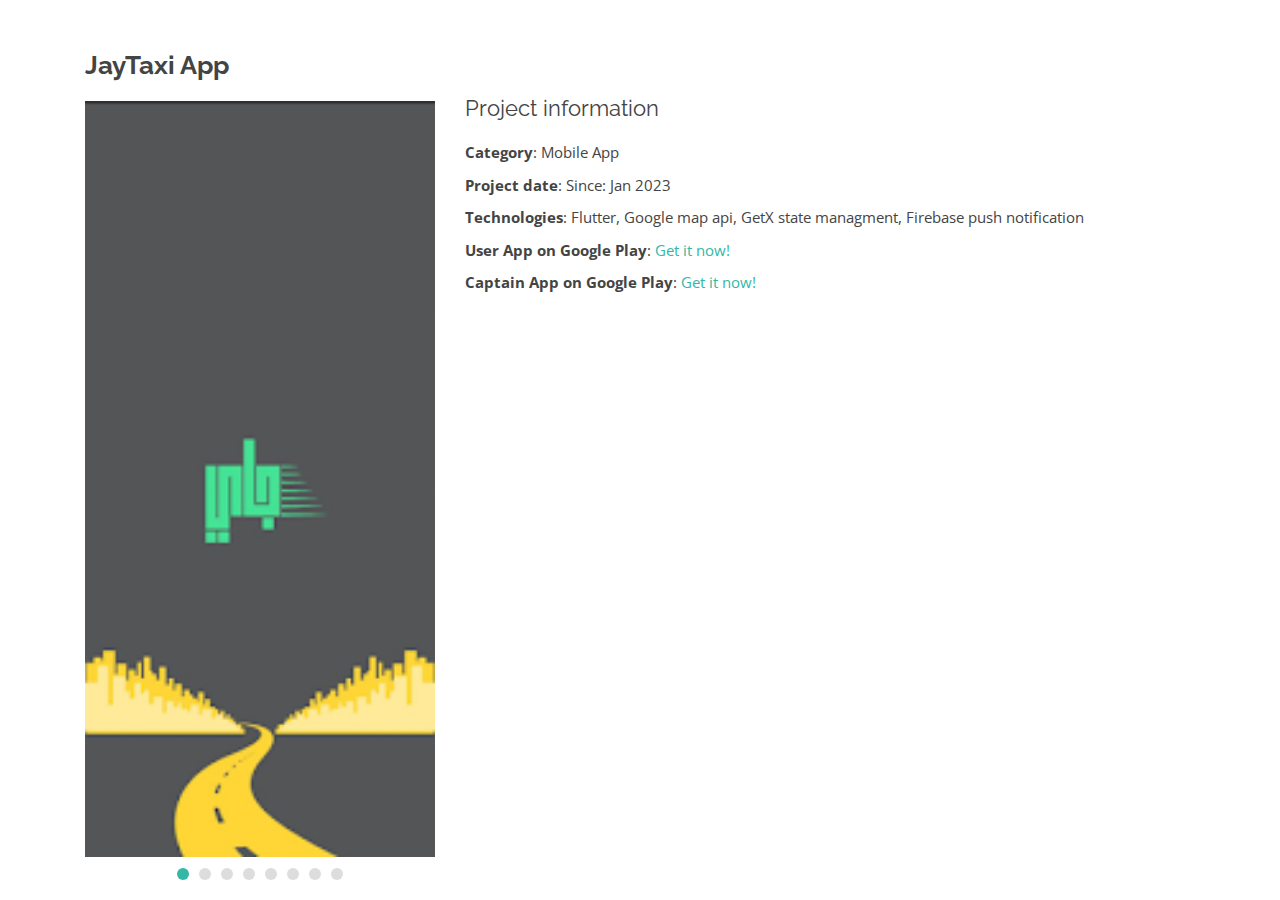
<file: jaytaxi.html>
<!DOCTYPE html>
<html lang="en">
    <head>
        <meta charset="utf-8" />
        <meta content="width=device-width, initial-scale=1.0" name="viewport" />

        <title>Portfolio Details</title>
        <meta content="" name="descriptison" />
        <meta content="" name="keywords" />

        <!-- Favicons -->
        <link href="assets/img/icon.png" rel="icon">
        <link href="assets/img/apple-touch-icon.png" rel="apple-touch-icon" />

        <!-- Google Fonts -->
        <link
            href="https://fonts.googleapis.com/css?family=Open+Sans:300,300i,400,400i,600,600i,700,700i|Raleway:300,300i,400,400i,500,500i,600,600i,700,700i|Poppins:300,300i,400,400i,500,500i,600,600i,700,700i"
            rel="stylesheet"
        />

        <!-- Vendor CSS Files -->
        <link href="assets/vendor/bootstrap/css/bootstrap.min.css" rel="stylesheet" />
        <link href="assets/vendor/icofont/icofont.min.css" rel="stylesheet" />
        <link href="assets/vendor/owl.carousel/assets/owl.carousel.min.css" rel="stylesheet" />
        <link href="assets/vendor/boxicons/css/boxicons.min.css" rel="stylesheet" />
        <link href="assets/vendor/venobox/venobox.css" rel="stylesheet" />
        <link href="assets/vendor/aos/aos.css" rel="stylesheet" />

        <!-- Template Main CSS File -->
        <link href="assets/css/style.css" rel="stylesheet" />

        <!-- =======================================================
  * Template Name: Kelly - v2.0.0
  * Template URL: https://bootstrapmade.com/kelly-free-bootstrap-cv-resume-html-template/
  * Author: BootstrapMade.com
  * License: https://bootstrapmade.com/license/
  ======================================================== -->
    </head>

    <body>
        <main id="main">
            <!-- ======= Portfolio Details Section ======= -->
            <section id="portfolio-details" class="portfolio-details">
                <div class="container">
                    <div class="row">
                        <div class="col-lg-4">
                            <h2 class="portfolio-title">JayTaxi App</h2>
                            <div class="owl-carousel portfolio-details-carousel">
                                <a
                                href="assets/img/jaytaxi/unnamed.webp"
                                data-gall="portfolioGallery"
                                class="venobox"
                                title="Image 6"
                            >
                                <img src="assets/img/jaytaxi/unnamed.webp" class="img-fluid" alt=""
                            /></a>
                                <a
                                    href="assets/img/jaytaxi/unnamed (1).webp"
                                    data-gall="portfolioGallery"
                                    class="venobox"
                                    title="Image 1"
                                >
                                    <img src="assets/img/jaytaxi/unnamed (1).webp" class="img-fluid" alt=""
                                /></a>
                                <a
                                    href="assets/img/jaytaxi/unnamed (2).webp"
                                    data-gall="portfolioGallery"
                                    class="venobox"
                                    title="Image 2"
                                >
                                    <img src="assets/img/jaytaxi/unnamed (2).webp" class="img-fluid" alt=""
                                /></a>
                                <a
                                    href="assets/img/jaytaxi/unnamed (3).webp"
                                    data-gall="portfolioGallery"
                                    class="venobox"
                                    title="Image 3"
                                >
                                    <img src="assets/img/jaytaxi/unnamed (3).webp" class="img-fluid" alt=""
                                /></a>
                                <a
                                    href="assets/img/jaytaxi/unnamed (4).webp"
                                    data-gall="portfolioGallery"
                                    class="venobox"
                                    title="Image 4"
                                >
                                    <img src="assets/img/jaytaxi/unnamed (4).webp" class="img-fluid" alt=""
                                /></a>
                                <a
                                    href="assets/img/jaytaxi/unnamed (5).webp"
                                    data-gall="portfolioGallery"
                                    class="venobox"
                                    title="Image 5"
                                >
                                    <img src="assets/img/jaytaxi/unnamed (5).webp" class="img-fluid" alt=""
                                /></a>
                                <a
                                    href="assets/img/jaytaxi/unnamed (6).webp"
                                    data-gall="portfolioGallery"
                                    class="venobox"
                                    title="Image 6"
                                >
                                    <img src="assets/img/jaytaxi/unnamed (6).webp" class="img-fluid" alt=""
                                /></a>
                                <a
                                href="assets/img/jaytaxi/unnamed (7).webp"
                                data-gall="portfolioGallery"
                                class="venobox"
                                title="Image 6"
                            >
                                <img src="assets/img/jaytaxi/unnamed (7).webp" class="img-fluid" alt=""
                            /></a>
                            </div>
                        </div>

                        <div class="col-lg-8 portfolio-info">
                            <h3>Project information</h3>
                            <ul>
                                <li><strong>Category</strong>: Mobile App</li>
                                <li><strong>Project date</strong>: Since: Jan 2023</li>
                                <li>
                                    <strong>Technologies</strong>: Flutter, Google map api, GetX state managment, Firebase push notification
                                </li>
                                
                                  <!-- <li>
                                    <strong>App on Apple Store</strong>:
                                    <a href="https://apps.apple.com/ae/app/ivory-fashions/id1585612903" target="_blank">Get it now!</a>
                                </li>-->
                                <li>
                                  <strong>User App on Google Play</strong>:
                                  <a href="https://play.google.com/store/apps/details?id=com.jay.taxi" target="_blank"
                                    >Get it now!</a
                                  >
                                </li> 
                                
                                <li>
                                    <strong>Captain App on Google Play</strong>:
                                    <a href="https://play.google.com/store/apps/details?id=com.jayTaxi.captin" target="_blank"
                                      >Get it now!</a
                                    >
                                  </li> 
                                </ul>

                            
                        </div>
                    </div>
                </div>
            </section>
            <!-- End Portfolio Details Section -->
        </main>
        <!-- End #main -->

        <div id="preloader"></div>
        <a href="#" class="back-to-top"><i class="bx bx-up-arrow-alt"></i></a>

        <!-- Vendor JS Files -->
        <script src="assets/vendor/jquery/jquery.min.js"></script>
        <script src="assets/vendor/bootstrap/js/bootstrap.bundle.min.js"></script>
        <script src="assets/vendor/jquery.easing/jquery.easing.min.js"></script>
        <script src="assets/vendor/php-email-form/validate.js"></script>
        <script src="assets/vendor/waypoints/jquery.waypoints.min.js"></script>
        <script src="assets/vendor/counterup/counterup.min.js"></script>
        <script src="assets/vendor/owl.carousel/owl.carousel.min.js"></script>
        <script src="assets/vendor/isotope-layout/isotope.pkgd.min.js"></script>
        <script src="assets/vendor/venobox/venobox.min.js"></script>
        <script src="assets/vendor/aos/aos.js"></script>

        <!-- Template Main JS File -->
        <script src="assets/js/main.js"></script>
    </body>
</html>
</file>
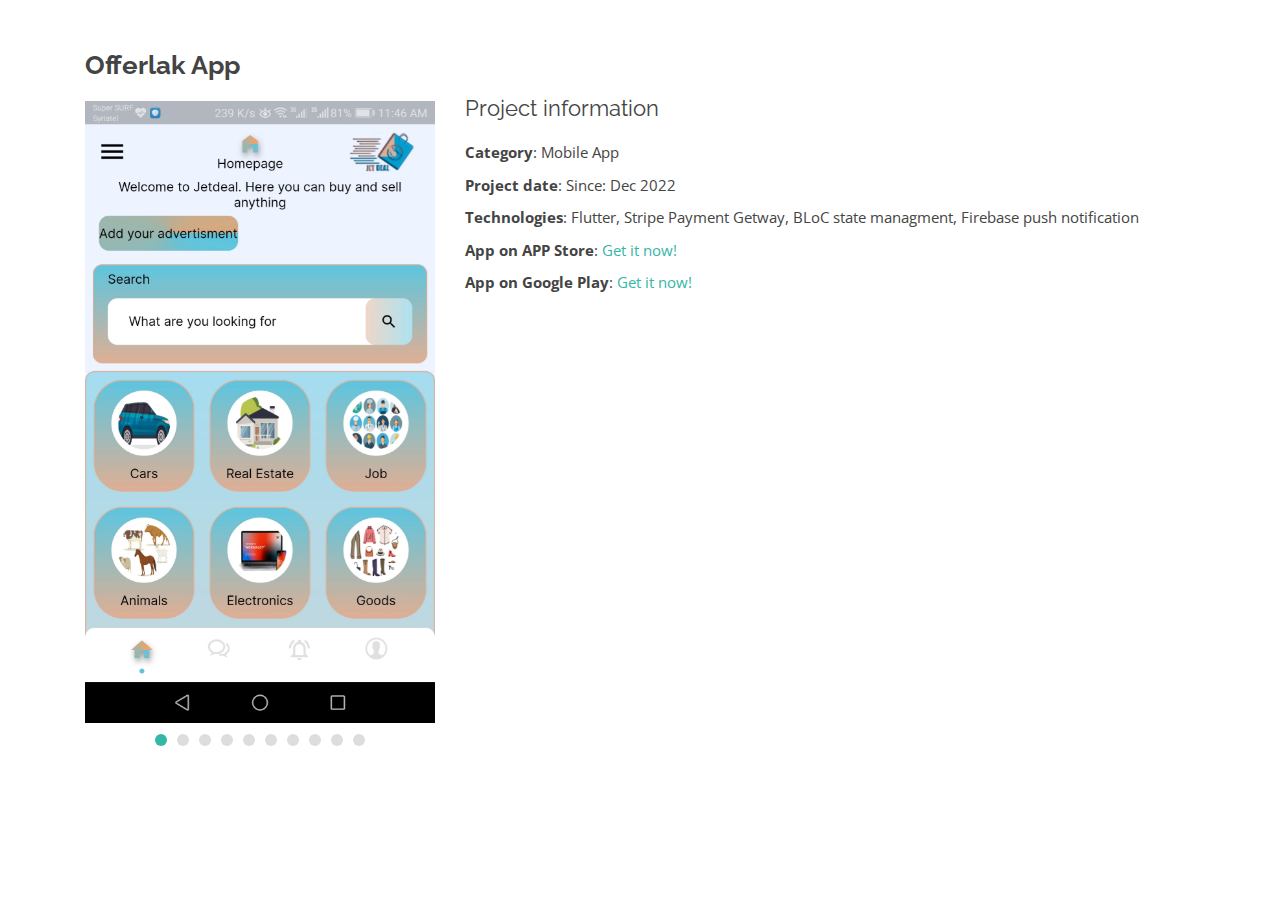
<file: jetdeal.html>
<!DOCTYPE html>
<html lang="en">
    <head>
        <meta charset="utf-8" />
        <meta content="width=device-width, initial-scale=1.0" name="viewport" />

        <title>Portfolio Details</title>
        <meta content="" name="descriptison" />
        <meta content="" name="keywords" />

        <!-- Favicons -->
        <link href="assets/img/icon.png" rel="icon">
        <link href="assets/img/apple-touch-icon.png" rel="apple-touch-icon" />

        <!-- Google Fonts -->
        <link
            href="https://fonts.googleapis.com/css?family=Open+Sans:300,300i,400,400i,600,600i,700,700i|Raleway:300,300i,400,400i,500,500i,600,600i,700,700i|Poppins:300,300i,400,400i,500,500i,600,600i,700,700i"
            rel="stylesheet"
        />

        <!-- Vendor CSS Files -->
        <link href="assets/vendor/bootstrap/css/bootstrap.min.css" rel="stylesheet" />
        <link href="assets/vendor/icofont/icofont.min.css" rel="stylesheet" />
        <link href="assets/vendor/owl.carousel/assets/owl.carousel.min.css" rel="stylesheet" />
        <link href="assets/vendor/boxicons/css/boxicons.min.css" rel="stylesheet" />
        <link href="assets/vendor/venobox/venobox.css" rel="stylesheet" />
        <link href="assets/vendor/aos/aos.css" rel="stylesheet" />

        <!-- Template Main CSS File -->
        <link href="assets/css/style.css" rel="stylesheet" />

        <!-- =======================================================
  * Template Name: Kelly - v2.0.0
  * Template URL: https://bootstrapmade.com/kelly-free-bootstrap-cv-resume-html-template/
  * Author: BootstrapMade.com
  * License: https://bootstrapmade.com/license/
  ======================================================== -->
    </head>

    <body>
        <main id="main">
            <!-- ======= Portfolio Details Section ======= -->
            <section id="portfolio-details" class="portfolio-details">
                <div class="container">
                    <div class="row">
                        <div class="col-lg-4">
                            <h2 class="portfolio-title">Offerlak App</h2>
                            <div class="owl-carousel portfolio-details-carousel">
                                
                                <a

                                href="assets/img/jetdeal/1.jpg"

                                data-gall="portfolioGallery"
                                class="venobox"
                                title="Image 6"
                            >

                                <img src="assets/img/jetdeal/1.jpg" class="img-fluid" alt=""/></a>
                                <a
                                href="assets/img/jetdeal/2.jpg"
                                data-gall="portfolioGallery"
                                class="venobox"
                                title="Image 6"
                            >
                                <img src="assets/img/jetdeal/2.jpg" class="img-fluid" alt=""/></a>
                                <a
                                href="assets/img/jetdeal/3.jpg"
                                data-gall="portfolioGallery"
                                class="venobox"
                                title="Image 6"
                            >
                                <img src="assets/img/jetdeal/3.jpg" class="img-fluid" alt=""/></a>
                                <a
                                href="assets/img/jetdeal/4.jpg"
                                data-gall="portfolioGallery"
                                class="venobox"
                                title="Image 6"
                            >
                                <img src="assets/img/jetdeal/4.jpg" class="img-fluid" alt=""/></a>
                                <a
                                href="assets/img/jetdeal/5.jpg"
                                data-gall="portfolioGallery"
                                class="venobox"
                                title="Image 6"
                            >
                                <img src="assets/img/jetdeal/5.jpg" class="img-fluid" alt=""/></a>
                                <a
                                href="assets/img/jetdeal/6.jpg"
                                data-gall="portfolioGallery"
                                class="venobox"
                                title="Image 6"
                            >
                                <img src="assets/img/jetdeal/6.jpg" class="img-fluid" alt=""/></a>
                                <a
                                href="assets/img/jetdeal/7.jpg"
                                data-gall="portfolioGallery"
                                class="venobox"
                                title="Image 6"
                            >
                                <img src="assets/img/jetdeal/7.jpg" class="img-fluid" alt=""/></a>
                                <a
                                href="assets/img/jetdeal/8.jpg"
                                data-gall="portfolioGallery"
                                class="venobox"
                                title="Image 6"
                            >
                                <img src="assets/img/jetdeal/8.jpg" class="img-fluid" alt=""/></a>
                                <a
                                href="assets/img/jetdeal/9.jpg"
                                data-gall="portfolioGallery"
                                class="venobox"
                                title="Image 6"
                            >
                                <img src="assets/img/jetdeal/9.jpg" class="img-fluid" alt=""/></a>
                                <a
                                href="assets/img/jetdeal/10.jpg"
                                data-gall="portfolioGallery"
                                class="venobox"
                                title="Image 6"
                            >
                                <img src="assets/img/jetdeal/10.jpg" class="img-fluid" alt=""/></a>
                            
                              
                            </div>
                        </div>

                        <div class="col-lg-8 portfolio-info">
                            <h3>Project information</h3>
                            <ul>
                                <li><strong>Category</strong>: Mobile App</li>
                                <li><strong>Project date</strong>: Since: Dec 2022</li>
                                <li>
                                    <strong>Technologies</strong>: Flutter, Stripe Payment Getway, BLoC state managment, Firebase push notification
                                </li>
                                
                                  
                                <li>
                                  <strong>App on APP Store</strong>:
                                  <a href="https://apps.apple.com/us/app/jetdeal-app/id6443974528?platform=iphone" target="_blank"
                                    >Get it now!</a
                                  >
                                </li> 
                                
                                <li>
                                    <strong>App on Google Play</strong>:
                                    <a href="https://play.google.com/store/apps/details?id=us.jetdeal.android_mobile" target="_blank"
                                      >Get it now!</a
                                    >
                                  </li> 
                                </ul>

                            
                        </div>
                        
                    </div>
                </div>
            </section>
            <!-- End Portfolio Details Section -->
        </main>
        <!-- End #main -->

        <div id="preloader"></div>
        <a href="#" class="back-to-top"><i class="bx bx-up-arrow-alt"></i></a>

        <!-- Vendor JS Files -->
        <script src="assets/vendor/jquery/jquery.min.js"></script>
        <script src="assets/vendor/bootstrap/js/bootstrap.bundle.min.js"></script>
        <script src="assets/vendor/jquery.easing/jquery.easing.min.js"></script>
        <script src="assets/vendor/php-email-form/validate.js"></script>
        <script src="assets/vendor/waypoints/jquery.waypoints.min.js"></script>
        <script src="assets/vendor/counterup/counterup.min.js"></script>
        <script src="assets/vendor/owl.carousel/owl.carousel.min.js"></script>
        <script src="assets/vendor/isotope-layout/isotope.pkgd.min.js"></script>
        <script src="assets/vendor/venobox/venobox.min.js"></script>
        <script src="assets/vendor/aos/aos.js"></script>

        <!-- Template Main JS File -->
        <script src="assets/js/main.js"></script>
    </body>
</html>
</file>
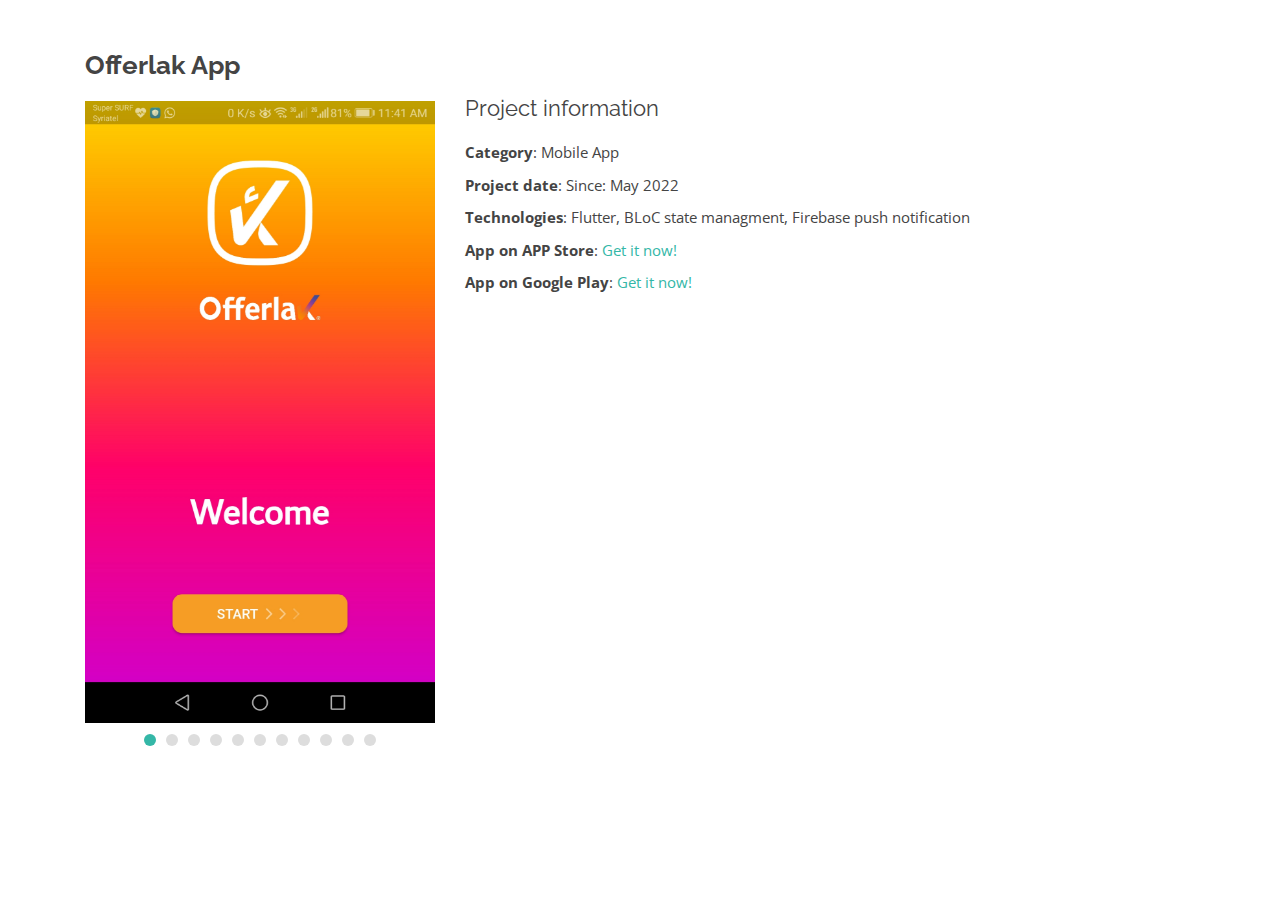
<file: offerlak.html>
<!DOCTYPE html>
<html lang="en">
    <head>
        <meta charset="utf-8" />
        <meta content="width=device-width, initial-scale=1.0" name="viewport" />

        <title>Portfolio Details</title>
        <meta content="" name="descriptison" />
        <meta content="" name="keywords" />

        <!-- Favicons -->
        <link href="assets/img/icon.png" rel="icon">
        <link href="assets/img/apple-touch-icon.png" rel="apple-touch-icon" />

        <!-- Google Fonts -->
        <link
            href="https://fonts.googleapis.com/css?family=Open+Sans:300,300i,400,400i,600,600i,700,700i|Raleway:300,300i,400,400i,500,500i,600,600i,700,700i|Poppins:300,300i,400,400i,500,500i,600,600i,700,700i"
            rel="stylesheet"
        />

        <!-- Vendor CSS Files -->
        <link href="assets/vendor/bootstrap/css/bootstrap.min.css" rel="stylesheet" />
        <link href="assets/vendor/icofont/icofont.min.css" rel="stylesheet" />
        <link href="assets/vendor/owl.carousel/assets/owl.carousel.min.css" rel="stylesheet" />
        <link href="assets/vendor/boxicons/css/boxicons.min.css" rel="stylesheet" />
        <link href="assets/vendor/venobox/venobox.css" rel="stylesheet" />
        <link href="assets/vendor/aos/aos.css" rel="stylesheet" />

        <!-- Template Main CSS File -->
        <link href="assets/css/style.css" rel="stylesheet" />

        <!-- =======================================================
  * Template Name: Kelly - v2.0.0
  * Template URL: https://bootstrapmade.com/kelly-free-bootstrap-cv-resume-html-template/
  * Author: BootstrapMade.com
  * License: https://bootstrapmade.com/license/
  ======================================================== -->
    </head>

    <body>
        <main id="main">
            <!-- ======= Portfolio Details Section ======= -->
            <section id="portfolio-details" class="portfolio-details">
                <div class="container">
                    <div class="row">
                        <div class="col-lg-4">
                            <h2 class="portfolio-title">Offerlak App</h2>
                            <div class="owl-carousel portfolio-details-carousel">
                                
                                <a

                                href="assets/img/offerlak/1.jpg"

                                data-gall="portfolioGallery"
                                class="venobox"
                                title="Image 6"
                            >

                                <img src="assets/img/offerlak/1.jpg" class="img-fluid" alt=""/></a>
                                <a
                                href="assets/img/offerlak/2.jpg"
                                data-gall="portfolioGallery"
                                class="venobox"
                                title="Image 6"
                            >
                                <img src="assets/img/offerlak/2.jpg" class="img-fluid" alt=""/></a>
                                <a
                                href="assets/img/offerlak/3.jpg"
                                data-gall="portfolioGallery"
                                class="venobox"
                                title="Image 6"
                            >
                                <img src="assets/img/offerlak/3.jpg" class="img-fluid" alt=""/></a>
                                <a
                                href="assets/img/offerlak/4.jpg"
                                data-gall="portfolioGallery"
                                class="venobox"
                                title="Image 6"
                            >
                                <img src="assets/img/offerlak/4.jpg" class="img-fluid" alt=""/></a>
                                <a
                                href="assets/img/offerlak/5.jpg"
                                data-gall="portfolioGallery"
                                class="venobox"
                                title="Image 6"
                            >
                                <img src="assets/img/offerlak/5.jpg" class="img-fluid" alt=""/></a>
                                <a
                                href="assets/img/offerlak/6.jpg"
                                data-gall="portfolioGallery"
                                class="venobox"
                                title="Image 6"
                            >
                                <img src="assets/img/offerlak/6.jpg" class="img-fluid" alt=""/></a>
                                <a
                                href="assets/img/offerlak/7.jpg"
                                data-gall="portfolioGallery"
                                class="venobox"
                                title="Image 6"
                            >
                                <img src="assets/img/offerlak/7.jpg" class="img-fluid" alt=""/></a>
                                <a
                                href="assets/img/offerlak/8.jpg"
                                data-gall="portfolioGallery"
                                class="venobox"
                                title="Image 6"
                            >
                                <img src="assets/img/offerlak/8.jpg" class="img-fluid" alt=""/></a>
                                <a
                                href="assets/img/offerlak/9.jpg"
                                data-gall="portfolioGallery"
                                class="venobox"
                                title="Image 6"
                            >
                                <img src="assets/img/offerlak/9.jpg" class="img-fluid" alt=""/></a>
                                <a
                                href="assets/img/offerlak/10.jpg"
                                data-gall="portfolioGallery"
                                class="venobox"
                                title="Image 6"
                            >
                                <img src="assets/img/offerlak/10.jpg" class="img-fluid" alt=""/></a>
                                <a
                                href="assets/img/offerlak/11.jpg"
                                data-gall="portfolioGallery"
                                class="venobox"
                                title="Image 6"
                            >
                                <img src="assets/img/offerlak/11.jpg" class="img-fluid" alt=""/></a>
                              
                            </div>
                        </div>

                        <div class="col-lg-8 portfolio-info">
                            <h3>Project information</h3>
                            <ul>
                                <li><strong>Category</strong>: Mobile App</li>
                                <li><strong>Project date</strong>: Since: May 2022</li>
                                <li>
                                    <strong>Technologies</strong>: Flutter, BLoC state managment, Firebase push notification
                                </li>
                                
                                  
                                <li>
                                  <strong>App on APP Store</strong>:
                                  <a href="https://apps.apple.com/us/app/offerlak-app/id1670590008?platform=iphone" target="_blank"
                                    >Get it now!</a
                                  >
                                </li> 
                                
                                <li>
                                    <strong>App on Google Play</strong>:
                                    <a href="https://play.google.com/store/apps/details?id=com.offerslak.coupon_user&hl=en_US&gl=US" target="_blank"
                                      >Get it now!</a
                                    >
                                  </li> 
                                </ul>

                            
                        </div>
                        
                    </div>
                </div>
            </section>
            <!-- End Portfolio Details Section -->
        </main>
        <!-- End #main -->

        <div id="preloader"></div>
        <a href="#" class="back-to-top"><i class="bx bx-up-arrow-alt"></i></a>

        <!-- Vendor JS Files -->
        <script src="assets/vendor/jquery/jquery.min.js"></script>
        <script src="assets/vendor/bootstrap/js/bootstrap.bundle.min.js"></script>
        <script src="assets/vendor/jquery.easing/jquery.easing.min.js"></script>
        <script src="assets/vendor/php-email-form/validate.js"></script>
        <script src="assets/vendor/waypoints/jquery.waypoints.min.js"></script>
        <script src="assets/vendor/counterup/counterup.min.js"></script>
        <script src="assets/vendor/owl.carousel/owl.carousel.min.js"></script>
        <script src="assets/vendor/isotope-layout/isotope.pkgd.min.js"></script>
        <script src="assets/vendor/venobox/venobox.min.js"></script>
        <script src="assets/vendor/aos/aos.js"></script>

        <!-- Template Main JS File -->
        <script src="assets/js/main.js"></script>
    </body>
</html>
</file>
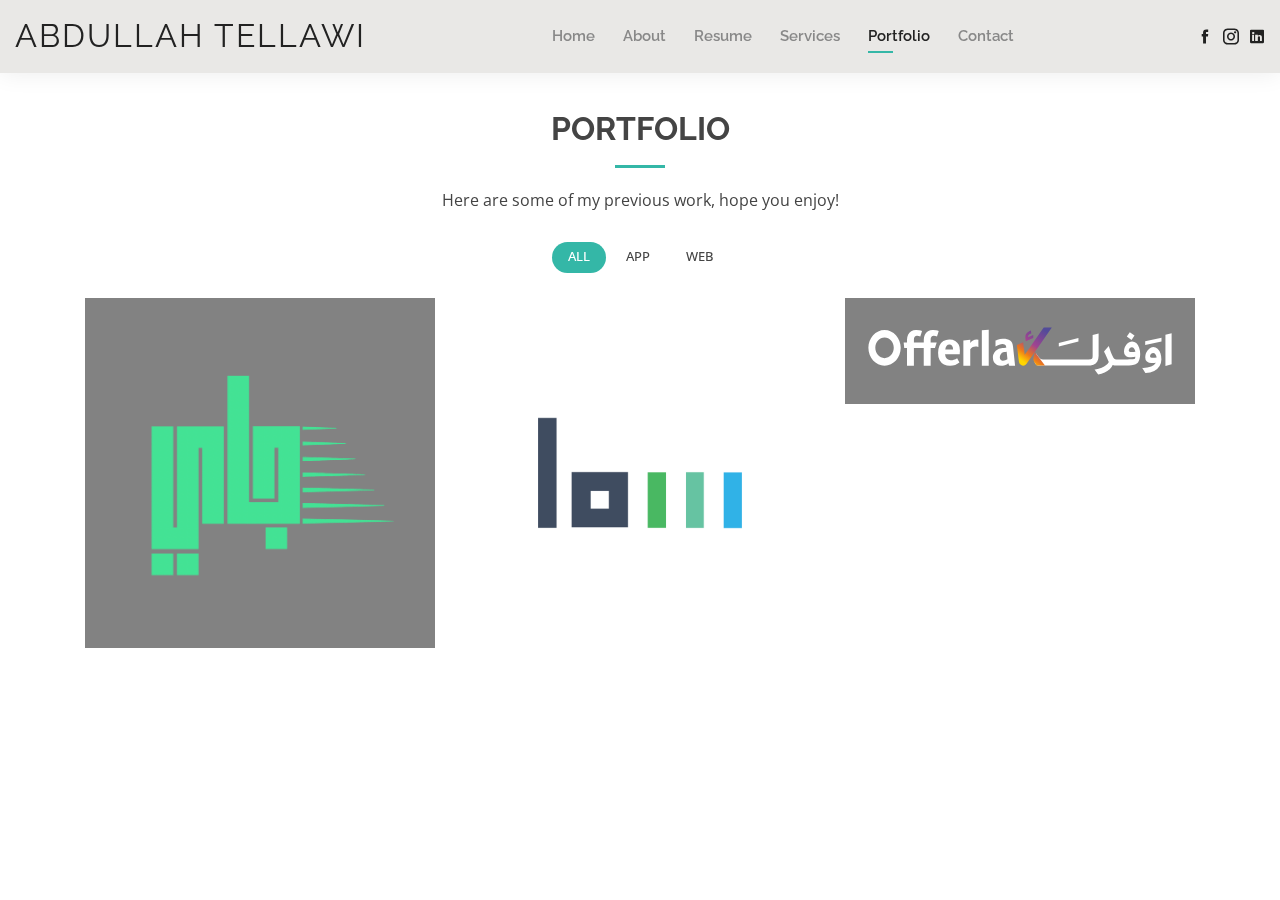
<file: portfolio.html>
<!DOCTYPE html>
<html lang="en">

<head>
  <meta charset="utf-8">
  <meta content="width=device-width, initial-scale=1.0" name="viewport">

  <title>Portfolio</title>
  <meta content="" name="descriptison">
  <meta content="" name="keywords">

  <!-- Favicons -->
  <link href="assets/img/icon.png" rel="icon">
  <link href="assets/img/apple-touch-icon.png" rel="apple-touch-icon">

  <!-- Google Fonts -->
  <link href="https://fonts.googleapis.com/css?family=Open+Sans:300,300i,400,400i,600,600i,700,700i|Raleway:300,300i,400,400i,500,500i,600,600i,700,700i|Poppins:300,300i,400,400i,500,500i,600,600i,700,700i" rel="stylesheet">

  <!-- Vendor CSS Files -->
  <link href="assets/vendor/bootstrap/css/bootstrap.min.css" rel="stylesheet">
  <link href="assets/vendor/icofont/icofont.min.css" rel="stylesheet">
  <link href="assets/vendor/owl.carousel/assets/owl.carousel.min.css" rel="stylesheet">
  <link href="assets/vendor/boxicons/css/boxicons.min.css" rel="stylesheet">
  <link href="assets/vendor/venobox/venobox.css" rel="stylesheet">
  <link href="assets/vendor/aos/aos.css" rel="stylesheet">

  <!-- Template Main CSS File -->
  <link href="assets/css/style.css" rel="stylesheet">

  <!-- =======================================================
  * Template Name: Kelly - v2.0.0
  * Template URL: https://bootstrapmade.com/kelly-free-bootstrap-cv-resume-html-template/
  * Author: BootstrapMade.com
  * License: https://bootstrapmade.com/license/
  ======================================================== -->
</head>

<body>

  <!-- ======= Header ======= -->
  <header id="header" class="fixed-top">
    <div class="container-fluid d-flex justify-content-between align-items-center">

      <h1 class="logo"><a href="index.html">Abdullah Tellawi</a></h1>
      <!-- Uncomment below if you prefer to use an image logo -->
      <!-- <a href="index.html" class="logo"><img src="assets/img/logo.png" alt="" class="img-fluid"></a>-->

      <nav class="nav-menu d-none d-lg-block">
        <ul>
          <li><a href="index.html">Home</a></li>
          <li><a href="about.html">About</a></li>
          <li><a href="resume.html">Resume</a></li>
          <li><a href="services.html">Services</a></li>
          <li class="active"><a href="portfolio.html">Portfolio</a></li>
          <li><a href="contact.html">Contact</a></li>
        </ul>
      </nav><!-- .nav-menu -->

      <div class="header-social-links">
        <!-- <a href="#" class="twitter"><i class="icofont-twitter"></i></a> -->
        <a href="https://www.facebook.com/tellawi.abdullah/" class="facebook"><i class="icofont-facebook"></i></a>
        <a href="https://www.instagram.com/tellawi.abdullah/" class="instagram"><i class="icofont-instagram"></i></a>
        <a href="https://www.linkedin.com/in/abdullahtellawi/" class="linkedin"><i class="icofont-linkedin"></i></i></a>
      </div>
    </div>

  </header><!-- End Header -->

  <main id="main">

    <!-- ======= Portfolio Section ======= -->
    <section id="portfolio" class="portfolio">
      <div class="container" data-aos="fade-up">

        <div class="section-title">
          <h2>Portfolio</h2>
          <p>Here are some of my previous work, hope you enjoy!</p>
        </div>

        <div class="row" data-aos="fade-up" data-aos-delay="100">
          <div class="col-lg-12 d-flex justify-content-center">
            <ul id="portfolio-flters">
              <li data-filter="*" class="filter-active">All</li>
              <li data-filter=".filter-app">App</li>
             <!-- <li data-filter=".filter-card">Card</li>-->
              <li data-filter=".filter-web">Web</li>
            </ul>
          </div>
        </div>

        <div class="row portfolio-container" data-aos="fade-up" data-aos-delay="200">
          
         <!-- <div class="col-lg-4 col-md-6 portfolio-item filter-web">
            <div class="portfolio-wrap">
              <img src="assets/img/niftysouq/niftysouq.png" class="img-fluid" alt=""style='background-color:white'>
              <div class="portfolio-info">
                <h4>NiftySouq MarketPlace</h4>
                <p>Click for Details</p>
                <div class="portfolio-links">
                  <a href="niftysouq.html" data-gall="portfolioDetailsGallery" data-vbtype="iframe" class="venobox" title="Portfolio Details"><i class="bx bx-link"></i></a>
                </div>
              </div>
            </div>
          </div> -->

            <div class="col-lg-4 col-md-6 portfolio-item filter-app">
            <div class="portfolio-wrap">
              <img src="assets/img/jaytaxi/logo.png" class="img-fluid" alt="" style="background-color:rgba(206, 206, 206, 0.095)">
              <div class="portfolio-info">
                <h4>JayTaxi App</h4>
                <p>Click for Details</p>
                <div class="portfolio-links">
                  <a href="jaytaxi.html" data-gall="portfolioDetailsGallery" data-vbtype="iframe" class="venobox" title="Portfolio Details"><i class="bx bx-link"></i></a>
                </div>
              </div>
            </div>
          </div>
         
            <div class="col-lg-4 col-md-6 portfolio-item filter-app">
            <div class="portfolio-wrap">
              <img src="assets/img/sama/appstore.png" class="img-fluid" alt="" style="background-color:white">
              <div class="portfolio-info">
                <h4>Sama Sport App</h4>
                <p>Click for Details</p>
                <div class="portfolio-links">
                  <a href="samaSport.html" data-gall="portfolioDetailsGallery" data-vbtype="iframe" class="venobox" title="Portfolio Details"><i class="bx bx-link"></i></a>
                </div>
              </div>
            </div>
          </div>

           
          <div class="col-lg-4 col-md-6 portfolio-item filter-app">
            <div class="portfolio-wrap">
              <img src="assets/img/offerlak/logo.svg" class="img-fluid" alt="" style="background-color:rgba(206, 206, 206, 0.095)">
              <div class="portfolio-info">
                <h4>Offerlak App</h4>
                <p>Click for Details</p>
                <div class="portfolio-links">
                  <a href="offerlak.html" data-gall="portfolioDetailsGallery" data-vbtype="iframe" class="venobox" title="Portfolio Details"><i class="bx bx-link"></i></a>
                </div>
              </div>
            </div>
          </div>

           

        </div>

      </div>
    </section><!-- End Portfolio Section -->

  </main><!-- End #main -->

  <!-- ======= Footer ======= -->
  <footer id="footer">
    <div class="container">
     
    </div>
  </footer><!-- End  Footer -->

  <div id="preloader"></div>
  <a href="#" class="back-to-top"><i class="bx bx-up-arrow-alt"></i></a>

  <!-- Vendor JS Files -->
  <script src="assets/vendor/jquery/jquery.min.js"></script>
  <script src="assets/vendor/bootstrap/js/bootstrap.bundle.min.js"></script>
  <script src="assets/vendor/jquery.easing/jquery.easing.min.js"></script>
  <script src="assets/vendor/php-email-form/validate.js"></script>
  <script src="assets/vendor/waypoints/jquery.waypoints.min.js"></script>
  <script src="assets/vendor/counterup/counterup.min.js"></script>
  <script src="assets/vendor/owl.carousel/owl.carousel.min.js"></script>
  <script src="assets/vendor/isotope-layout/isotope.pkgd.min.js"></script>
  <script src="assets/vendor/venobox/venobox.min.js"></script>
  <script src="assets/vendor/aos/aos.js"></script>

  

  <!-- Template Main JS File -->
  <script src="assets/js/main.js"></script>

</body>

</html>
</file>
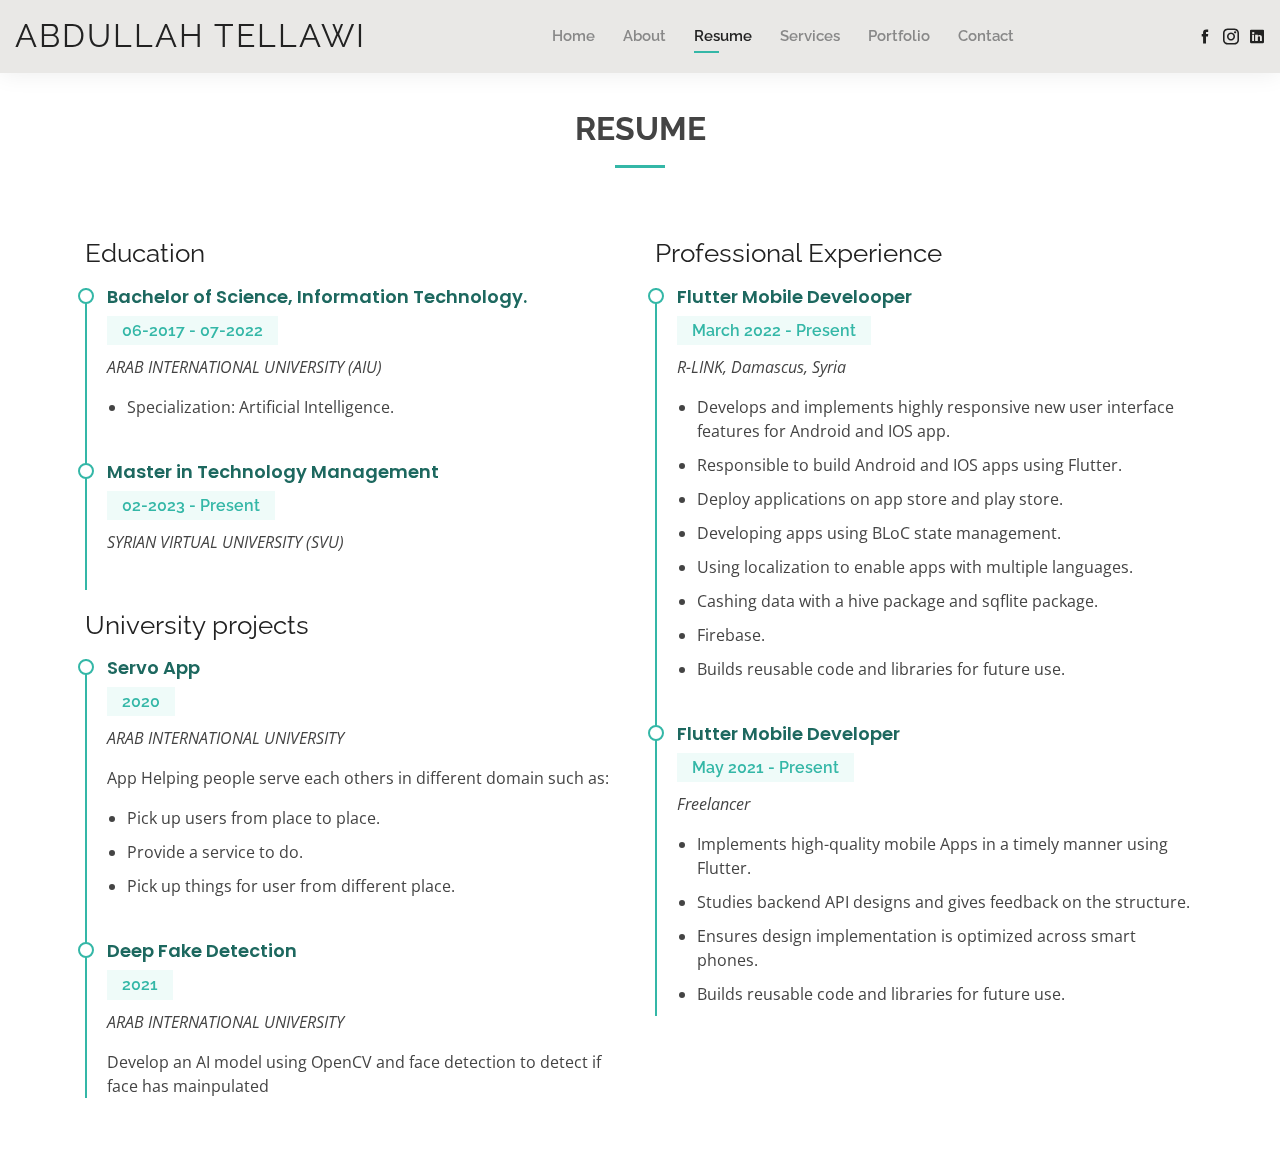
<file: resume.html>
<!DOCTYPE html>
<html lang="en">

<head>
  <meta charset="utf-8">
  <meta content="width=device-width, initial-scale=1.0" name="viewport">

  <title>Resume</title>
  <meta content="" name="descriptison">
  <meta content="" name="keywords">

  <!-- Favicons -->
  <link href="assets/img/icon.png" rel="icon">
  <link href="assets/img/apple-touch-icon.png" rel="apple-touch-icon">

  <!-- Google Fonts -->
  <link href="https://fonts.googleapis.com/css?family=Open+Sans:300,300i,400,400i,600,600i,700,700i|Raleway:300,300i,400,400i,500,500i,600,600i,700,700i|Poppins:300,300i,400,400i,500,500i,600,600i,700,700i" rel="stylesheet">

  <!-- Vendor CSS Files -->
  <link href="assets/vendor/bootstrap/css/bootstrap.min.css" rel="stylesheet">
  <link href="assets/vendor/icofont/icofont.min.css" rel="stylesheet">
  <link href="assets/vendor/owl.carousel/assets/owl.carousel.min.css" rel="stylesheet">
  <link href="assets/vendor/boxicons/css/boxicons.min.css" rel="stylesheet">
  <link href="assets/vendor/venobox/venobox.css" rel="stylesheet">
  <link href="assets/vendor/aos/aos.css" rel="stylesheet">

  <!-- Template Main CSS File -->
  <link href="assets/css/style.css" rel="stylesheet">

  <!-- =======================================================
  * Template Name: Kelly - v2.0.0
  * Template URL: https://bootstrapmade.com/kelly-free-bootstrap-cv-resume-html-template/
  * Author: BootstrapMade.com
  * License: https://bootstrapmade.com/license/
  ======================================================== -->
</head>

<body>

  <!-- ======= Header ======= -->
  <header id="header" class="fixed-top">
    <div class="container-fluid d-flex justify-content-between align-items-center">

      <h1 class="logo"><a href="index.html">Abdullah Tellawi</a></h1>
      <!-- Uncomment below if you prefer to use an image logo -->
      <!-- <a href="index.html" class="logo"><img src="assets/img/logo.png" alt="" class="img-fluid"></a>-->

      <nav class="nav-menu d-none d-lg-block">
        <ul>
          <li><a href="index.html">Home</a></li>
          <li><a href="about.html">About</a></li>
          <li class="active"><a href="resume.html">Resume</a></li>
          <li><a href="services.html">Services</a></li>
          <li><a href="portfolio.html">Portfolio</a></li>
          <li><a href="contact.html">Contact</a></li>
        </ul>
      </nav><!-- .nav-menu -->

     <div class="header-social-links">
        <!-- <a href="#" class="twitter"><i class="icofont-twitter"></i></a> -->
        <a href="https://www.facebook.com/tellawi.abdullah/" class="facebook"><i class="icofont-facebook"></i></a>
        <a href="https://www.instagram.com/tellawi.abdullah/" class="instagram"><i class="icofont-instagram"></i></a>
        <a href="https://www.linkedin.com/in/abdullahtellawi/" class="linkedin"><i class="icofont-linkedin"></i></i></a>
      </div>

    </div>

  </header><!-- End Header -->

  <main id="main">

    <!-- ======= Resume Section ======= -->
    <section id="resume" class="resume">
      <div class="container" data-aos="fade-up">

        <div class="section-title">
          <h2>Resume</h2>
         <!--- <p>Magnam dolores commodi suscipit. Necessitatibus eius consequatur ex aliquid fuga eum quidem. Sit sint consectetur velit. Quisquam quos quisquam cupiditate. Et nemo qui impedit suscipit alias ea. Quia fugiat sit in iste officiis commodi quidem hic quas.</p> -->
        </div>

        <div class="row">
          <div class="col-lg-6">
            <h3 class="resume-title">Education</h3>
            <!--<div class="resume-item">
              <h4>Master of Fine Arts &amp; Graphic Design</h4>
              <h5>2015 - 2016</h5>
              <p><em>Rochester Institute of Technology, Rochester, NY</em></p>
              <p>Qui deserunt veniam. Et sed aliquam labore tempore sed quisquam iusto autem sit. Ea vero voluptatum qui ut dignissimos deleniti nerada porti sand markend</p>
            </div>-->
            <div class="resume-item">
              <h4>Bachelor of Science, Information Technology.</h4>
              <h5>06-2017 - 07-2022</h5>
             <p><em> ARAB INTERNATIONAL UNIVERSITY (AIU)</em></p>
               <ul>
              <li>Specialization: Artificial Intelligence.</li>
              <!-- <li>71.8</li> -->
            </div>
            <div class="resume-item">
              <h4>Master in Technology Management</h4>
              <h5>02-2023 - Present </h5>
             <p><em>SYRIAN VIRTUAL UNIVERSITY (SVU)</em></p>
               <ul>
              <!-- <li>Specialization: Artificial Intelligence.</li> -->
              <!-- <li>2.7 (GPA).</li> -->
            </div>
             <h3 class="resume-title">University projects</h3>
            <div class="resume-item">
              <h4> Servo App</h4>
                <h5>2020</h5>
               <p><em> ARAB INTERNATIONAL UNIVERSITY</em></p>
              <p> App Helping people serve each others in different domain 
                such as: </p>
                <p>
                  <ul>
                  <li>Pick up users from place to place.</li>
                 <li>Provide a service to do.</li>
                  <li>Pick up things for user from different place.</li>
                   </ul>
    
                  </p>
              </div>


            <div class="resume-item">
              <h4>Deep Fake Detection</h4>
                <h5>2021</h5>
               <p><em> ARAB INTERNATIONAL UNIVERSITY</em></p>
              <p>Develop an AI model using OpenCV and face detection to detect if face has mainpulated</p>
              <p>
              <ul>
              <!-- <li>
             Information Extractor takes spoken language as input (voice or text) and extract info about food and its nutrients.</li>
             <li> Question-answering system that will answer health and fitness related questions.</li>
              <li>Recipes Recommender for each user based on their health condition and preferences.</li>
               -->
              </li>

              </ul>

              </p>

             <!-- <p>
              <ul>
                <li>Portland par 127,Orlando, FL</li>
                <li>(123) 456-7891</li>
                <li>alice.barkley@example.com</li>
              </ul>
              </p> -->
            </div>
          </div>
          <div class="col-lg-6">
            <h3 class="resume-title">Professional Experience</h3>
             <div class="resume-item">
              <h4>Flutter Mobile Develooper</h4>
              <h5>March 2022 - Present</h5>
              <p><em>R-LINK, Damascus, Syria </em></p>
              <p>
              <ul>
             <li>Develops and implements highly responsive new user interface features for Android and IOS app.</li>
              <li>Responsible to build Android and IOS apps using Flutter.</li>
              <li>Deploy applications on app store and play store.</li>
              <li>Developing apps using BLoC state management.</li>
              <li>Using localization to enable apps with multiple languages.</li>
              <li>Cashing data with a hive package and sqflite package.</li>
              <li>Firebase.</li>
              <li>Builds reusable code and libraries for future use.</li>
              </ul>
              </p>
            </div>
             <div class="resume-item">
              <h4>Flutter Mobile Developer</h4>
              <h5>May 2021 - Present</h5>
              <p><em>Freelancer </em></p>
              <p>
              <ul>
             <li>Implements high-quality mobile Apps in a timely manner using Flutter.</li>
              <li>Studies backend API designs and gives feedback on the structure.</li>
              <li>Ensures design implementation is optimized across smart phones.</li>
              <li>Builds reusable code and libraries for future use.</li>
              </ul>
              </p>
            </div>
            
          </div>
           
        </div>

      </div>
    </section><!-- End Resume Section -->

  </main><!-- End #main -->

  <!-- ======= Footer ======= -->
  <footer id="footer">
    <div class="container">
     
    </div>
  </footer><!-- End  Footer -->

  <div id="preloader"></div>
  <a href="#" class="back-to-top"><i class="bx bx-up-arrow-alt"></i></a>

  <!-- Vendor JS Files -->
  <script src="assets/vendor/jquery/jquery.min.js"></script>
  <script src="assets/vendor/bootstrap/js/bootstrap.bundle.min.js"></script>
  <script src="assets/vendor/jquery.easing/jquery.easing.min.js"></script>
  <script src="assets/vendor/php-email-form/validate.js"></script>
  <script src="assets/vendor/waypoints/jquery.waypoints.min.js"></script>
  <script src="assets/vendor/counterup/counterup.min.js"></script>
  <script src="assets/vendor/owl.carousel/owl.carousel.min.js"></script>
  <script src="assets/vendor/isotope-layout/isotope.pkgd.min.js"></script>
  <script src="assets/vendor/venobox/venobox.min.js"></script>
  <script src="assets/vendor/aos/aos.js"></script>

  <!-- Template Main JS File -->
  <script src="assets/js/main.js"></script>

</body>

</html>
</file>
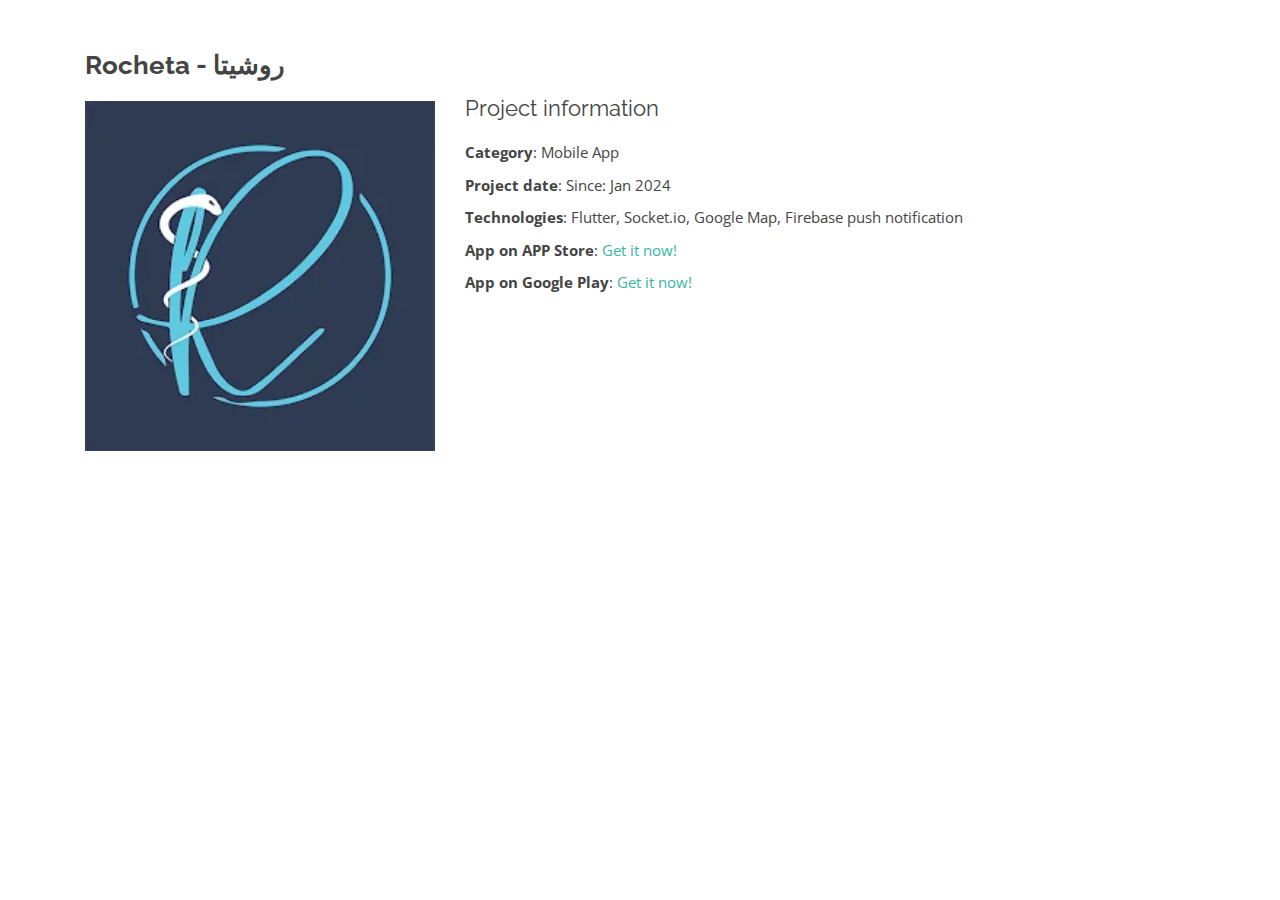
<file: rocheta-client.html>
<!DOCTYPE html>
<html lang="en">
    <head>
        <meta charset="utf-8" />
        <meta content="width=device-width, initial-scale=1.0" name="viewport" />

        <title>Portfolio Details</title>
        <meta content="" name="descriptison" />
        <meta content="" name="keywords" />

        <!-- Favicons -->
        <link href="assets/img/icon.png" rel="icon">
        <link href="assets/img/apple-touch-icon.png" rel="apple-touch-icon" />

        <!-- Google Fonts -->
        <link
            href="https://fonts.googleapis.com/css?family=Open+Sans:300,300i,400,400i,600,600i,700,700i|Raleway:300,300i,400,400i,500,500i,600,600i,700,700i|Poppins:300,300i,400,400i,500,500i,600,600i,700,700i"
            rel="stylesheet"
        />

        <!-- Vendor CSS Files -->
        <link href="assets/vendor/bootstrap/css/bootstrap.min.css" rel="stylesheet" />
        <link href="assets/vendor/icofont/icofont.min.css" rel="stylesheet" />
        <link href="assets/vendor/owl.carousel/assets/owl.carousel.min.css" rel="stylesheet" />
        <link href="assets/vendor/boxicons/css/boxicons.min.css" rel="stylesheet" />
        <link href="assets/vendor/venobox/venobox.css" rel="stylesheet" />
        <link href="assets/vendor/aos/aos.css" rel="stylesheet" />

        <!-- Template Main CSS File -->
        <link href="assets/css/style.css" rel="stylesheet" />

        <!-- =======================================================
  * Template Name: Kelly - v2.0.0
  * Template URL: https://bootstrapmade.com/kelly-free-bootstrap-cv-resume-html-template/
  * Author: BootstrapMade.com
  * License: https://bootstrapmade.com/license/
  ======================================================== -->
    </head>

    <body>
        <main id="main">
            <!-- ======= Portfolio Details Section ======= -->
            <section id="portfolio-details" class="portfolio-details">
                <div class="container">
                    <div class="row">
                        <div class="col-lg-4">
                            <h2 class="portfolio-title">Rocheta - روشيتا</h2>
                            <div class="owl-carousel portfolio-details-carousel">
                                
                                <a

                                href="assets/img/rocheta/client/logo.webp"

                                data-gall="portfolioGallery"
                                class="venobox"
                                title="Image 6"
                            >

                                <img src="assets/img/rocheta/client/logo.webp" class="img-fluid" alt=""/></a>
                     
                              
                            </div>
                        </div>

                        <div class="col-lg-8 portfolio-info">
                            <h3>Project information</h3>
                            <ul>
                                <li><strong>Category</strong>: Mobile App</li>
                                <li><strong>Project date</strong>: Since: Jan 2024</li>
                                <li>
                                    <strong>Technologies</strong>: Flutter, Socket.io, Google Map, Firebase push notification
                                </li>
                                
                                  
                                <li>
                                  <strong>App on APP Store</strong>:
                                  <a href="" target="_blank"
                                    >Get it now!</a
                                  >
                                </li> 
                                
                                <li>
                                    <strong>App on Google Play</strong>:
                                    <a href="https://play.google.com/store/apps/details?id=com.e_pharmacy.client" target="_blank"
                                      >Get it now!</a
                                    >
                                  </li> 
                                </ul>

                            
                        </div>
                        
                    </div>
                </div>
            </section>
            <!-- End Portfolio Details Section -->
        </main>
        <!-- End #main -->

        <div id="preloader"></div>
        <a href="#" class="back-to-top"><i class="bx bx-up-arrow-alt"></i></a>

        <!-- Vendor JS Files -->
        <script src="assets/vendor/jquery/jquery.min.js"></script>
        <script src="assets/vendor/bootstrap/js/bootstrap.bundle.min.js"></script>
        <script src="assets/vendor/jquery.easing/jquery.easing.min.js"></script>
        <script src="assets/vendor/php-email-form/validate.js"></script>
        <script src="assets/vendor/waypoints/jquery.waypoints.min.js"></script>
        <script src="assets/vendor/counterup/counterup.min.js"></script>
        <script src="assets/vendor/owl.carousel/owl.carousel.min.js"></script>
        <script src="assets/vendor/isotope-layout/isotope.pkgd.min.js"></script>
        <script src="assets/vendor/venobox/venobox.min.js"></script>
        <script src="assets/vendor/aos/aos.js"></script>

        <!-- Template Main JS File -->
        <script src="assets/js/main.js"></script>
    </body>
</html>
</file>
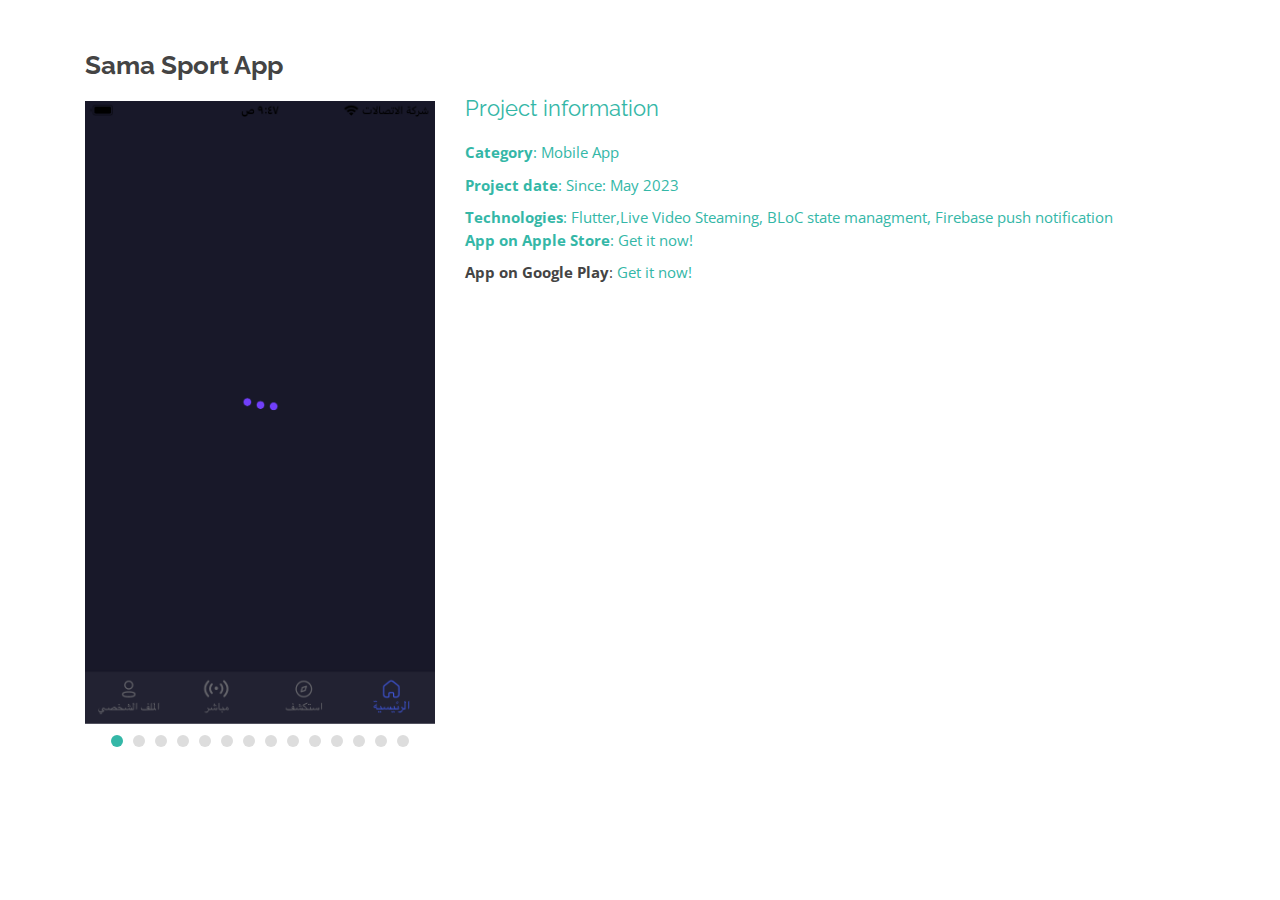
<file: samaSport.html>
<!DOCTYPE html>
<html lang="en">
    <head>
        <meta charset="utf-8" />
        <meta content="width=device-width, initial-scale=1.0" name="viewport" />

        <title>Portfolio Details</title>
        <meta content="" name="descriptison" />
        <meta content="" name="keywords" />

        <!-- Favicons -->
        <link href="assets/img/icon.png" rel="icon">
        <link href="assets/img/apple-touch-icon.png" rel="apple-touch-icon" />

        <!-- Google Fonts -->
        <link
            href="https://fonts.googleapis.com/css?family=Open+Sans:300,300i,400,400i,600,600i,700,700i|Raleway:300,300i,400,400i,500,500i,600,600i,700,700i|Poppins:300,300i,400,400i,500,500i,600,600i,700,700i"
            rel="stylesheet"
        />

        <!-- Vendor CSS Files -->
        <link href="assets/vendor/bootstrap/css/bootstrap.min.css" rel="stylesheet" />
        <link href="assets/vendor/icofont/icofont.min.css" rel="stylesheet" />
        <link href="assets/vendor/owl.carousel/assets/owl.carousel.min.css" rel="stylesheet" />
        <link href="assets/vendor/boxicons/css/boxicons.min.css" rel="stylesheet" />
        <link href="assets/vendor/venobox/venobox.css" rel="stylesheet" />
        <link href="assets/vendor/aos/aos.css" rel="stylesheet" />

        <!-- Template Main CSS File -->
        <link href="assets/css/style.css" rel="stylesheet" />

        <!-- =======================================================
  * Template Name: Kelly - v2.0.0
  * Template URL: https://bootstrapmade.com/kelly-free-bootstrap-cv-resume-html-template/
  * Author: BootstrapMade.com
  * License: https://bootstrapmade.com/license/
  ======================================================== -->
    </head>

    <body>
        <main id="main">
            <!-- ======= Portfolio Details Section ======= -->
            <section id="portfolio-details" class="portfolio-details">
                <div class="container">
                    <div class="row">
                        <div class="col-lg-4">
                            <h2 class="portfolio-title">Sama Sport App</h2>
                            <div class="owl-carousel portfolio-details-carousel">
                                
                                <a

                                href="assets/img/sama/1.png"

                                data-gall="portfolioGallery"
                                class="venobox"
                                title="Image 6"
                            >

                                <img src="assets/img/sama/1.png" class="img-fluid" alt=""/>
                                <a
                                href="assets/img/sama/2.png"
                                data-gall="portfolioGallery"
                                class="venobox"
                                title="Image 6"
                            >
                                <img src="assets/img/sama/2.png" class="img-fluid" alt=""/>
                                <a
                                href="assets/img/sama/3.png"
                                data-gall="portfolioGallery"
                                class="venobox"
                                title="Image 6"
                            >
                                <img src="assets/img/sama/3.png" class="img-fluid" alt=""/>
                                <a
                                href="assets/img/sama/4.png"
                                data-gall="portfolioGallery"
                                class="venobox"
                                title="Image 6"
                            >
                                <img src="assets/img/sama/4.png" class="img-fluid" alt=""/>
                                <a
                                href="assets/img/sama/5.png"
                                data-gall="portfolioGallery"
                                class="venobox"
                                title="Image 6"
                            >
                                <img src="assets/img/sama/5.png" class="img-fluid" alt=""/>
                                <a
                                href="assets/img/sama/6.png"
                                data-gall="portfolioGallery"
                                class="venobox"
                                title="Image 6"
                            >
                                <img src="assets/img/sama/6.png" class="img-fluid" alt=""/>
                                <a
                                href="assets/img/sama/7.png"
                                data-gall="portfolioGallery"
                                class="venobox"
                                title="Image 6"
                            >
                                <img src="assets/img/sama/7.png" class="img-fluid" alt=""/>
                                <a
                                href="assets/img/sama/8.png"
                                data-gall="portfolioGallery"
                                class="venobox"
                                title="Image 6"
                            >
                                <img src="assets/img/sama/8.png" class="img-fluid" alt=""/>
                                <a
                                href="assets/img/sama/9.png"
                                data-gall="portfolioGallery"
                                class="venobox"
                                title="Image 6"
                            >
                                <img src="assets/img/sama/9.png" class="img-fluid" alt=""/>
                                <a
                                href="assets/img/sama/10.png"
                                data-gall="portfolioGallery"
                                class="venobox"
                                title="Image 6"
                            >
                                <img src="assets/img/sama/10.png" class="img-fluid" alt=""/>
                                <a
                                href="assets/img/sama/11.png"
                                data-gall="portfolioGallery"
                                class="venobox"
                                title="Image 6"
                            >
                                <img src="assets/img/sama/11.png" class="img-fluid" alt=""/>
                                <a
                                href="assets/img/sama/12.png"
                                data-gall="portfolioGallery"
                                class="venobox"
                                title="Image 6"
                            >
                                <img src="assets/img/sama/12.png" class="img-fluid" alt=""/>
                                <a
                                href="assets/img/sama/13.png"
                                data-gall="portfolioGallery"
                                class="venobox"
                                title="Image 6"
                            >
                                <img src="assets/img/sama/13.png" class="img-fluid" alt=""/>
                                <a
                                href="assets/img/sama/14.png"
                                data-gall="portfolioGallery"
                                class="venobox"
                                title="Image 6"
                            >
                                <img src="assets/img/sama/14.png" class="img-fluid" alt=""/>

                            </div>
                        </div>

                        <div class="col-lg-8 portfolio-info">
                            <h3>Project information</h3>
                            <ul>
                                <li><strong>Category</strong>: Mobile App</li>
                                <li><strong>Project date</strong>: Since: May 2023</li>
                                <li>
                                    <strong>Technologies</strong>: Flutter,Live Video Steaming, BLoC state managment, Firebase push notification
                                </li>
                                
                                  <li>
                                    <strong>App on Apple Store</strong>:
                                    <a href="" target="_blank">Get it now!</a>
                                </li>
                                <li>
                                  <strong>App on Google Play</strong>:
                                  <a href="" target="_blank"
                                    >Get it now!</a
                                  >
                                </li> 
                                
                    
                                </ul>

                            
                        </div>
                    </div>
                </div>
            </section>
            <!-- End Portfolio Details Section -->
        </main>
        <!-- End #main -->

        <div id="preloader"></div>
        <a href="#" class="back-to-top"><i class="bx bx-up-arrow-alt"></i></a>

        <!-- Vendor JS Files -->
        <script src="assets/vendor/jquery/jquery.min.js"></script>
        <script src="assets/vendor/bootstrap/js/bootstrap.bundle.min.js"></script>
        <script src="assets/vendor/jquery.easing/jquery.easing.min.js"></script>
        <script src="assets/vendor/php-email-form/validate.js"></script>
        <script src="assets/vendor/waypoints/jquery.waypoints.min.js"></script>
        <script src="assets/vendor/counterup/counterup.min.js"></script>
        <script src="assets/vendor/owl.carousel/owl.carousel.min.js"></script>
        <script src="assets/vendor/isotope-layout/isotope.pkgd.min.js"></script>
        <script src="assets/vendor/venobox/venobox.min.js"></script>
        <script src="assets/vendor/aos/aos.js"></script>

        <!-- Template Main JS File -->
        <script src="assets/js/main.js"></script>
    </body>
</html>
</file>
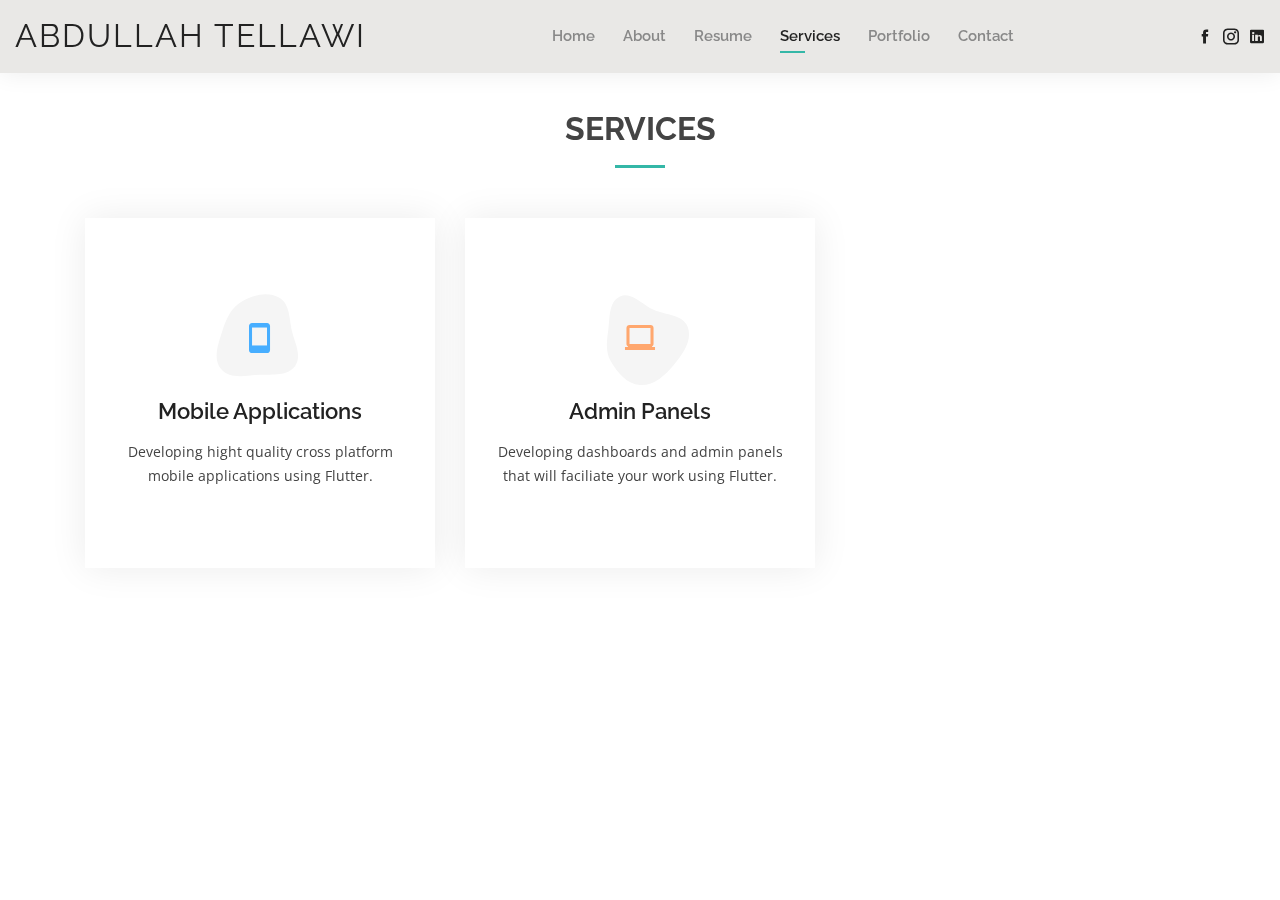
<file: services.html>
<!DOCTYPE html>
<html lang="en">

<head>
  <meta charset="utf-8">
  <meta content="width=device-width, initial-scale=1.0" name="viewport">

  <title>Services</title>
  <meta content="" name="descriptison">
  <meta content="" name="keywords">

  <!-- Favicons -->
  <link href="assets/img/icon.png" rel="icon">
  <link href="assets/img/apple-touch-icon.png" rel="apple-touch-icon">

  <!-- Google Fonts -->
  <link href="https://fonts.googleapis.com/css?family=Open+Sans:300,300i,400,400i,600,600i,700,700i|Raleway:300,300i,400,400i,500,500i,600,600i,700,700i|Poppins:300,300i,400,400i,500,500i,600,600i,700,700i" rel="stylesheet">

  <!-- Vendor CSS Files -->
  <link href="assets/vendor/bootstrap/css/bootstrap.min.css" rel="stylesheet">
  <link href="assets/vendor/icofont/icofont.min.css" rel="stylesheet">
  <link href="assets/vendor/owl.carousel/assets/owl.carousel.min.css" rel="stylesheet">
  <link href="assets/vendor/boxicons/css/boxicons.min.css" rel="stylesheet">
  <link href="assets/vendor/venobox/venobox.css" rel="stylesheet">
  <link href="assets/vendor/aos/aos.css" rel="stylesheet">

  <!-- Template Main CSS File -->
  <link href="assets/css/style.css" rel="stylesheet">

  <!-- =======================================================
  * Template Name: Kelly - v2.0.0
  * Template URL: https://bootstrapmade.com/kelly-free-bootstrap-cv-resume-html-template/
  * Author: BootstrapMade.com
  * License: https://bootstrapmade.com/license/
  ======================================================== -->
</head>

<body>

  <!-- ======= Header ======= -->
  <header id="header" class="fixed-top">
    <div class="container-fluid d-flex justify-content-between align-items-center">

      <h1 class="logo"><a href="index.html">Abdullah Tellawi</a></h1>
      <!-- Uncomment below if you prefer to use an image logo -->
      <!-- <a href="index.html" class="logo"><img src="assets/img/logo.png" alt="" class="img-fluid"></a>-->

      <nav class="nav-menu d-none d-lg-block">
        <ul>
          <li><a href="index.html">Home</a></li>
          <li><a href="about.html">About</a></li>
          <li><a href="resume.html">Resume</a></li>
          <li class="active"><a href="services.html">Services</a></li>
          <li><a href="portfolio.html">Portfolio</a></li>
          <li><a href="contact.html">Contact</a></li>
        </ul>
      </nav><!-- .nav-menu -->

     <div class="header-social-links">
        <!-- <a href="#" class="twitter"><i class="icofont-twitter"></i></a> -->
        <a href="https://www.facebook.com/tellawi.abdullah/" class="facebook"><i class="icofont-facebook"></i></a>
        <a href="https://www.instagram.com/tellawi.abdullah/" class="instagram"><i class="icofont-instagram"></i></a>
        <a href="https://www.linkedin.com/in/abdullahtellawi/" class="linkedin"><i class="icofont-linkedin"></i></i></a>
      </div>

    </div>

  </header><!-- End Header -->

  <main id="main">

    <!-- ======= Services Section ======= -->
    <section id="services" class="services">
      <div class="container" data-aos="fade-up">

        <div class="section-title">
          <h2>Services</h2>
         <!--- <p>Magnam dolores commodi suscipit. Necessitatibus eius consequatur ex aliquid fuga eum quidem. Sit sint consectetur velit. Quisquam quos quisquam cupiditate. Et nemo qui impedit suscipit alias ea. Quia fugiat sit in iste officiis commodi quidem hic quas.</p> -->
        </div>

        <div class="row">
          <div class="col-lg-4 col-md-6 d-flex align-items-stretch" data-aos="zoom-in" data-aos-delay="100">
            <div class="icon-box iconbox-blue">
              <div class="icon">
                <svg width="100" height="100" viewBox="0 0 600 600" xmlns="http://www.w3.org/2000/svg">
                  <path stroke="none" stroke-width="0" fill="#f5f5f5" d="M300,521.0016835830174C376.1290562159157,517.8887921683347,466.0731472004068,529.7835943286574,510.70327084640275,468.03025145048787C554.3714126377745,407.6079735673963,508.03601936045806,328.9844924480964,491.2728898941984,256.3432110539036C474.5976632858925,184.082847569629,479.9380746630129,96.60480741107993,416.23090153303,58.64404602377083C348.86323505073057,18.502131276798302,261.93793281208167,40.57373210992963,193.5410806939664,78.93577620505333C130.42746243093433,114.334589627462,98.30271207620316,179.96522072025542,76.75703585869454,249.04625023123273C51.97151888228291,328.5150500222984,13.704378332031375,421.85034740162234,66.52175969318436,486.19268352777647C119.04800174914682,550.1803526380478,217.28368757567262,524.383925680826,300,521.0016835830174"></path>
                </svg>
                <i class="bx bx-mobile"></i>
              </div>
              <h4><a href="">Mobile Applications</a></h4>
              <p>Developing hight quality cross platform mobile applications using Flutter.</p>
            </div>
          </div>

          <div class="col-lg-4 col-md-6 d-flex align-items-stretch mt-4 mt-md-0" data-aos="zoom-in" data-aos-delay="200">
            <div class="icon-box iconbox-orange ">
              <div class="icon">
                <svg width="100" height="100" viewBox="0 0 600 600" xmlns="http://www.w3.org/2000/svg">
                  <path stroke="none" stroke-width="0" fill="#f5f5f5" d="M300,582.0697525312426C382.5290701553225,586.8405444964366,449.9789794690241,525.3245884688669,502.5850820975895,461.55621195738473C556.606425686781,396.0723002908107,615.8543463187945,314.28637112970534,586.6730223649479,234.56875336149918C558.9533121215079,158.8439757836574,454.9685369536778,164.00468322053177,381.49747125262974,130.76875717737553C312.15926192815925,99.40240125094834,248.97055460311594,18.661163978235184,179.8680185752513,50.54337015887873C110.5421016452524,82.52863877960104,119.82277516462835,180.83849132639028,109.12597500060166,256.43424936330496C100.08760227029461,320.3096726198365,92.17705696193138,384.0621239912766,124.79988738764834,439.7174275375508C164.83382741302287,508.01625554203684,220.96474134820875,577.5009287672846,300,582.0697525312426"></path>
                </svg>
                <i class="bx bx-laptop"></i>
              </div>
              <h4><a href="">Admin Panels</a></h4>
              <p>Developing dashboards and admin panels that will faciliate your work using Flutter.</p>
            </div>
          </div>

       

          <!-- <div class="col-lg-4 col-md-6 d-flex align-items-stretch mt-4" data-aos="zoom-in" data-aos-delay="100">
            <div class="icon-box iconbox-yellow">
              <div class="icon">
                <svg width="100" height="100" viewBox="0 0 600 600" xmlns="http://www.w3.org/2000/svg">
                  <path stroke="none" stroke-width="0" fill="#f5f5f5" d="M300,503.46388370962813C374.79870501325706,506.71871716319447,464.8034551963731,527.1746412648533,510.4981551193396,467.86667711651364C555.9287308511215,408.9015244558933,512.6030010748507,327.5744911775523,490.211057578863,256.5855673507754C471.097692560561,195.9906835881958,447.69079081568157,138.11976852964426,395.19560036434837,102.3242989838813C329.3053358748298,57.3949838291264,248.02791733380457,8.279543830951368,175.87071277845988,42.242879143198664C103.41431057327972,76.34704239035025,93.79494320519305,170.9812938413882,81.28167332365135,250.07896920659033C70.17666984294237,320.27484674793965,64.84698225790005,396.69656628748305,111.28512138212992,450.4950937839243C156.20124167950087,502.5303643271138,231.32542653798444,500.4755392045468,300,503.46388370962813"></path>
                </svg>
                <i class="bx bx-layer"></i>
              </div>
              <h4><a href="">Nemo Enim</a></h4>
              <p>At vero eos et accusamus et iusto odio dignissimos ducimus qui blanditiis</p>
            </div>
          </div>

          <div class="col-lg-4 col-md-6 d-flex align-items-stretch mt-4" data-aos="zoom-in" data-aos-delay="200">
            <div class="icon-box iconbox-red">
              <div class="icon">
                <svg width="100" height="100" viewBox="0 0 600 600" xmlns="http://www.w3.org/2000/svg">
                  <path stroke="none" stroke-width="0" fill="#f5f5f5" d="M300,532.3542879108572C369.38199826031484,532.3153073249985,429.10787420159085,491.63046689027357,474.5244479745417,439.17860296908856C522.8885846962883,383.3225815378663,569.1668002868075,314.3205725914397,550.7432151929288,242.7694973846089C532.6665558377875,172.5657663291529,456.2379748765914,142.6223662098291,390.3689995646985,112.34683881706744C326.66090330228417,83.06452184765237,258.84405631176094,53.51806209861945,193.32584062364296,78.48882559362697C121.61183558270385,105.82097193414197,62.805066853699245,167.19869350419734,48.57481801355237,242.6138429142374C34.843463184063346,315.3850353017275,76.69343916112496,383.4422959591041,125.22947124332185,439.3748458443577C170.7312796277747,491.8107796887764,230.57421082200815,532.3932930995766,300,532.3542879108572"></path>
                </svg>
                <i class="bx bx-slideshow"></i>
              </div>
              <h4><a href="">Dele Cardo</a></h4>
              <p>Quis consequatur saepe eligendi voluptatem consequatur dolor consequuntur</p>
            </div>
          </div>

          <div class="col-lg-4 col-md-6 d-flex align-items-stretch mt-4" data-aos="zoom-in" data-aos-delay="300">
            <div class="icon-box iconbox-teal">
              <div class="icon">
                <svg width="100" height="100" viewBox="0 0 600 600" xmlns="http://www.w3.org/2000/svg">
                  <path stroke="none" stroke-width="0" fill="#f5f5f5" d="M300,566.797414625762C385.7384707136149,576.1784315230908,478.7894351017131,552.8928747891023,531.9192734346935,484.94944893311C584.6109503024035,417.5663521118492,582.489472248146,322.67544863468447,553.9536738515405,242.03673114598146C529.1557734026468,171.96086150256528,465.24506316201064,127.66468636344209,395.9583748389544,100.7403814666027C334.2173773831606,76.7482773500951,269.4350130405921,84.62216499799875,207.1952322260088,107.2889140133804C132.92018162631612,134.33871894543012,41.79353780512637,160.00259165414826,22.644507872594943,236.69541883565114C3.319112789854554,314.0945973066697,72.72355303640163,379.243833228382,124.04198916343866,440.3218312028393C172.9286146004772,498.5055451809895,224.45579914871206,558.5317968840102,300,566.797414625762"></path>
                </svg>
                <i class="bx bx-arch"></i>
              </div>
              <h4><a href="">Divera Don</a></h4>
              <p>Modi nostrum vel laborum. Porro fugit error sit minus sapiente sit aspernatur</p>
            </div>
          </div>--> 

        </div>

      </div>
    </section><!-- End Services Section -->

  </main><!-- End #main -->

  <!-- ======= Footer ======= -->
  <footer id="footer">
    <div class="container">
      
    </div>
  </footer><!-- End  Footer -->

  <div id="preloader"></div>
  <a href="#" class="back-to-top"><i class="bx bx-up-arrow-alt"></i></a>

  <!-- Vendor JS Files -->
  <script src="assets/vendor/jquery/jquery.min.js"></script>
  <script src="assets/vendor/bootstrap/js/bootstrap.bundle.min.js"></script>
  <script src="assets/vendor/jquery.easing/jquery.easing.min.js"></script>
  <script src="assets/vendor/php-email-form/validate.js"></script>
  <script src="assets/vendor/waypoints/jquery.waypoints.min.js"></script>
  <script src="assets/vendor/counterup/counterup.min.js"></script>
  <script src="assets/vendor/owl.carousel/owl.carousel.min.js"></script>
  <script src="assets/vendor/isotope-layout/isotope.pkgd.min.js"></script>
  <script src="assets/vendor/venobox/venobox.min.js"></script>
  <script src="assets/vendor/aos/aos.js"></script>

  <!-- Template Main JS File -->
  <script src="assets/js/main.js"></script>

</body>

</html>
</file>
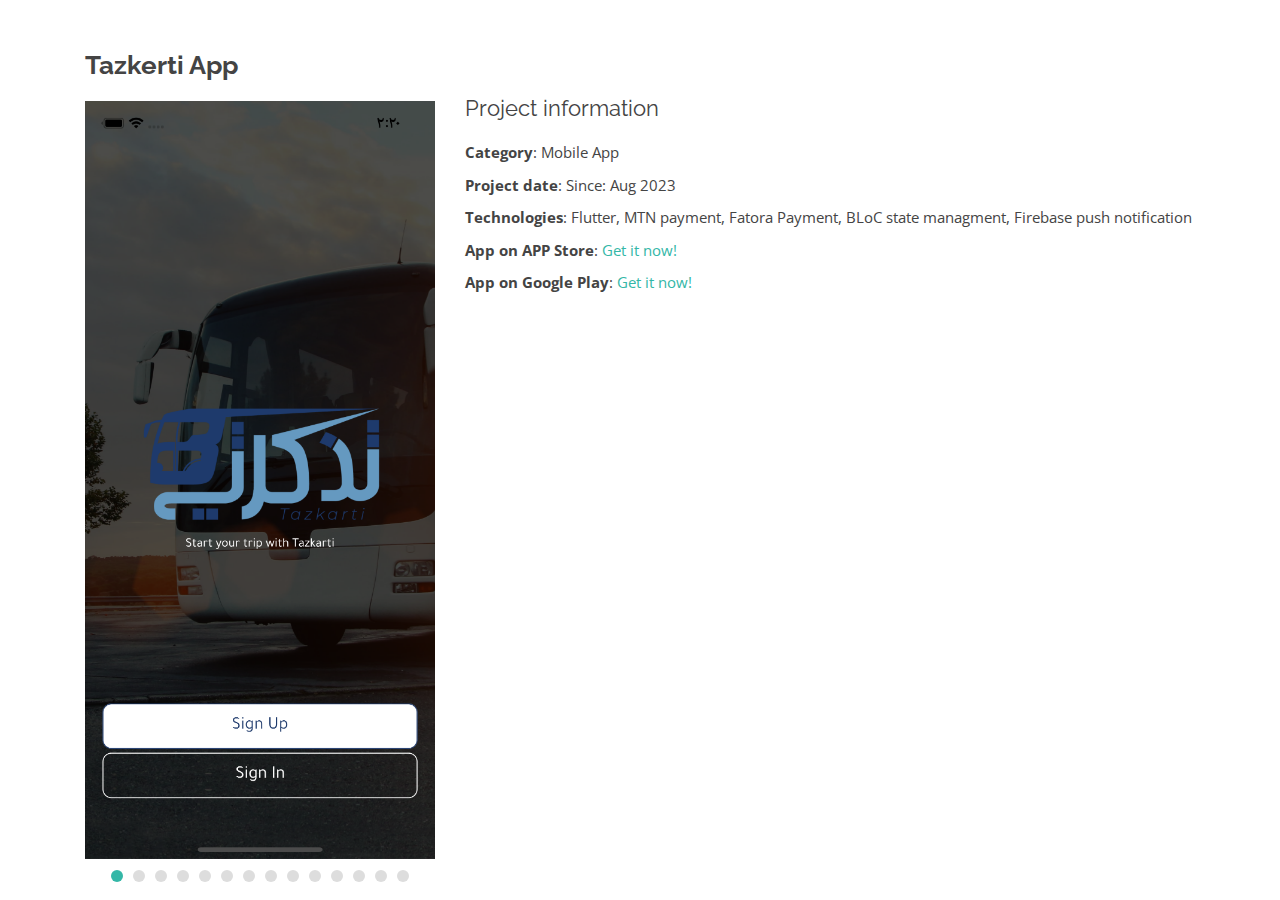
<file: tazkarti.html>
<!DOCTYPE html>
<html lang="en">
    <head>
        <meta charset="utf-8" />
        <meta content="width=device-width, initial-scale=1.0" name="viewport" />

        <title>Portfolio Details</title>
        <meta content="" name="descriptison" />
        <meta content="" name="keywords" />

        <!-- Favicons -->
        <link href="assets/img/icon.png" rel="icon">
        <link href="assets/img/apple-touch-icon.png" rel="apple-touch-icon" />

        <!-- Google Fonts -->
        <link
            href="https://fonts.googleapis.com/css?family=Open+Sans:300,300i,400,400i,600,600i,700,700i|Raleway:300,300i,400,400i,500,500i,600,600i,700,700i|Poppins:300,300i,400,400i,500,500i,600,600i,700,700i"
            rel="stylesheet"
        />

        <!-- Vendor CSS Files -->
        <link href="assets/vendor/bootstrap/css/bootstrap.min.css" rel="stylesheet" />
        <link href="assets/vendor/icofont/icofont.min.css" rel="stylesheet" />
        <link href="assets/vendor/owl.carousel/assets/owl.carousel.min.css" rel="stylesheet" />
        <link href="assets/vendor/boxicons/css/boxicons.min.css" rel="stylesheet" />
        <link href="assets/vendor/venobox/venobox.css" rel="stylesheet" />
        <link href="assets/vendor/aos/aos.css" rel="stylesheet" />

        <!-- Template Main CSS File -->
        <link href="assets/css/style.css" rel="stylesheet" />

        <!-- =======================================================
  * Template Name: Kelly - v2.0.0
  * Template URL: https://bootstrapmade.com/kelly-free-bootstrap-cv-resume-html-template/
  * Author: BootstrapMade.com
  * License: https://bootstrapmade.com/license/
  ======================================================== -->
    </head>

    <body>
        <main id="main">
            <!-- ======= Portfolio Details Section ======= -->
            <section id="portfolio-details" class="portfolio-details">
                <div class="container">
                    <div class="row">
                        <div class="col-lg-4">
                            <h2 class="portfolio-title">Tazkerti App</h2>
                            <div class="owl-carousel portfolio-details-carousel">
                                
                                <a

                                href="assets/img/tazkerti/1.png"

                                data-gall="portfolioGallery"
                                class="venobox"
                                title="Image 6"
                            >

                                <img src="assets/img/tazkerti/1.png" class="img-fluid" alt=""/></a>
                                <a
                                href="assets/img/tazkerti/2.png"
                                data-gall="portfolioGallery"
                                class="venobox"
                                title="Image 6"
                            >
                                <img src="assets/img/tazkerti/2.png" class="img-fluid" alt=""/></a>
                                <a
                                href="assets/img/tazkerti/3.png"
                                data-gall="portfolioGallery"
                                class="venobox"
                                title="Image 6"
                            >
                                <img src="assets/img/tazkerti/3.png" class="img-fluid" alt=""/></a>
                                <a
                                href="assets/img/tazkerti/4.png"
                                data-gall="portfolioGallery"
                                class="venobox"
                                title="Image 6"
                            >
                                <img src="assets/img/tazkerti/4.png" class="img-fluid" alt=""/></a>
                                <a
                                href="assets/img/tazkerti/5.png"
                                data-gall="portfolioGallery"
                                class="venobox"
                                title="Image 6"
                            >
                                <img src="assets/img/tazkerti/5.png" class="img-fluid" alt=""/></a>
                                <a
                                href="assets/img/tazkerti/6.png"
                                data-gall="portfolioGallery"
                                class="venobox"
                                title="Image 6"
                            >
                                <img src="assets/img/tazkerti/6.png" class="img-fluid" alt=""/></a>
                                <a
                                href="assets/img/tazkerti/7.png"
                                data-gall="portfolioGallery"
                                class="venobox"
                                title="Image 6"
                            >
                                <img src="assets/img/tazkerti/7.png" class="img-fluid" alt=""/></a>
                                <a
                                href="assets/img/tazkerti/8.png"
                                data-gall="portfolioGallery"
                                class="venobox"
                                title="Image 6"
                            >
                                <img src="assets/img/tazkerti/8.png" class="img-fluid" alt=""/></a>
                                <a
                                href="assets/img/tazkerti/9.png"
                                data-gall="portfolioGallery"
                                class="venobox"
                                title="Image 6"
                            >
                                <img src="assets/img/tazkerti/9.png" class="img-fluid" alt=""/></a>
                                <a
                                href="assets/img/tazkerti/10.png"
                                data-gall="portfolioGallery"
                                class="venobox"
                                title="Image 6"
                            >
                                <img src="assets/img/tazkerti/10.png" class="img-fluid" alt=""/></a>
                                <a
                                href="assets/img/tazkerti/11.png"
                                data-gall="portfolioGallery"
                                class="venobox"
                                title="Image 6"
                            >
                                <img src="assets/img/tazkerti/11.png" class="img-fluid" alt=""/></a>
                                <a
                                href="assets/img/tazkerti/12.png"
                                data-gall="portfolioGallery"
                                class="venobox"
                                title="Image 6"
                            >
                                <img src="assets/img/tazkerti/12.png" class="img-fluid" alt=""/></a>
                                <a
                                href="assets/img/tazkerti/13.png"
                                data-gall="portfolioGallery"
                                class="venobox"
                                title="Image 6"
                            >
                                <img src="assets/img/tazkerti/13.png" class="img-fluid" alt=""/></a>
                                <a
                                href="assets/img/tazkerti/14.png"
                                data-gall="portfolioGallery"
                                class="venobox"
                                title="Image 6"
                            >
                                <img src="assets/img/tazkerti/14.png" class="img-fluid" alt=""/></a>

                            </div>
                        </div>

                        <div class="col-lg-8 portfolio-info">
                            <h3>Project information</h3>
                            <ul>
                                <li><strong>Category</strong>: Mobile App</li>
                                <li><strong>Project date</strong>: Since: Aug 2023</li>
                                <li>
                                    <strong>Technologies</strong>: Flutter, MTN payment, Fatora Payment, BLoC state managment, Firebase push notification
                                </li>
                                
                                  
                                <li>
                                  <strong>App on APP Store</strong>:
                                  <a href="" target="_blank"
                                    >Get it now!</a
                                  >
                                </li> 
                                
                                <li>
                                    <strong>App on Google Play</strong>:
                                    <a href="" target="_blank"
                                      >Get it now!</a
                                    >
                                  </li> 
                                </ul>

                            
                        </div>
                        <!-- <div class="col-lg-8 portfolio-info">
                            <h3>Project information</h3>
                            <ul>
                                <li><strong>Category</strong>: Mobile App</li>
                                <li><strong>Project date</strong>: Since: May 2023</li>
                                <li>
                                    <strong>Technologies</strong>: Flutter,Live Video Steaming, BLoC state managment, Firebase push notification
                                </li>
                                
                                  <li>
                                    <strong>App on Apple Store</strong>:
                                    <a href="" target="_blank">Get it now!</a>
                                </li>
                                <li>
                                  <strong>App on Google Play</strong>:
                                  <a href="" target="_blank"
                                    >Get it now!</a
                                  >
                                </li> 
                                
                    
                                </ul>

                            
                        </div> -->
                    </div>
                </div>
            </section>
            <!-- End Portfolio Details Section -->
        </main>
        <!-- End #main -->

        <div id="preloader"></div>
        <a href="#" class="back-to-top"><i class="bx bx-up-arrow-alt"></i></a>

        <!-- Vendor JS Files -->
        <script src="assets/vendor/jquery/jquery.min.js"></script>
        <script src="assets/vendor/bootstrap/js/bootstrap.bundle.min.js"></script>
        <script src="assets/vendor/jquery.easing/jquery.easing.min.js"></script>
        <script src="assets/vendor/php-email-form/validate.js"></script>
        <script src="assets/vendor/waypoints/jquery.waypoints.min.js"></script>
        <script src="assets/vendor/counterup/counterup.min.js"></script>
        <script src="assets/vendor/owl.carousel/owl.carousel.min.js"></script>
        <script src="assets/vendor/isotope-layout/isotope.pkgd.min.js"></script>
        <script src="assets/vendor/venobox/venobox.min.js"></script>
        <script src="assets/vendor/aos/aos.js"></script>

        <!-- Template Main JS File -->
        <script src="assets/js/main.js"></script>
    </body>
</html>
</file>
<file: assets/vendor/venobox/venobox.css>
/* ------ venobox.css --------*/
.vbox-overlay *, .vbox-overlay *:before, .vbox-overlay *:after{
    -webkit-backface-visibility: hidden;
    -webkit-box-sizing:border-box;
    -moz-box-sizing:border-box;
    box-sizing:border-box;
}
.vbox-overlay * { 
    -webkit-backface-visibility: visible;
    backface-visibility: visible;
}
.vbox-overlay{
    display: -webkit-flex;
    display: flex;
    -webkit-flex-direction: column;
    flex-direction: column;
    -webkit-justify-content: center;
    justify-content: center;
    -webkit-align-items: center;
    align-items: center;
    position: fixed;
    left: 0;
    top: 0;
    bottom: 0;
    right: 0;
    z-index: 999999;
}

/* ----- navigation ----- */
.vbox-title{
    width: 100%;
    height: 40px;
    float: left;
    text-align: center;
    line-height: 28px;
    font-size: 12px;
    padding: 6px 50px;
    overflow: hidden;
    position: fixed;
    display: none;
    left: 0;
    z-index: 89;
}
.vbox-close{
    cursor: pointer;
    position: fixed;
    top: -1px;
    right: 0;
    width: 50px;
    height: 40px;
    padding: 6px;
    display: block;
    background-position:10px center;
    overflow: hidden;
    font-size: 24px;
    line-height: 1;
    text-align: center;
    z-index: 99;
}
.vbox-left{
    cursor: pointer;
    position: fixed;
    left: 0;
    height: 40px;
    overflow: hidden;
    line-height: 28px;
    font-size: 12px;
    z-index: 99;
    display: flex;
    align-items:center;
}
.vbox-num{
    display: inline-block;
    margin: 6px 0 6px 15px;
}
/* ----- Social share ----- */
.vbox-share{
    line-height: 28px;
    font-size: 12px;
    overflow: hidden;
    position: fixed;
    left: 0;
    z-index: 98;
    display: flex;
    align-items:center;
    justify-content: center;
    width: 100%;
    text-align: center;
}
.vbox-share svg{
    max-height: 28px;
    width: 28px;
    z-index: 10;
    margin-left: 12px;
    margin-top: 6px;
    margin-bottom: 6px;
    vertical-align: middle;
}


/* ----- navigation ARROWS ----- */
.vbox-next, .vbox-prev{
    position: fixed;
    top: 50%;
    margin-top: -15px;
    overflow: hidden;
    cursor: pointer;
    display: block;
    width: 45px;
    height: 45px;
    z-index: 99;
}
.vbox-next span, .vbox-prev span{
    position: relative;
    width: 20px;
    height: 20px;
    border: 2px solid transparent;
    border-top-color: #B6B6B6;
    border-right-color: #B6B6B6;
    text-indent: -100px;
    position: absolute;
    top: 8px;
    display: block;
}
.vbox-prev{
    left: 15px;
}
.vbox-next{
    right: 15px;
}
.vbox-prev span{
    left: 10px;
    -ms-transform: rotate(-135deg);
    -webkit-transform: rotate(-135deg);
    transform: rotate(-135deg);
}
.vbox-next span{
    -ms-transform: rotate(45deg);
    -webkit-transform: rotate(45deg);
    transform: rotate(45deg);
    right: 10px;
}
/* ------- inline window ------ */
.vbox-inline{
    width: 420px;
    height: 315px;
    height: 70vh;
    padding: 10px;
    background: #fff;
    margin: 0 auto;
    overflow: auto;
    text-align: left;
}
/* ------- Video & iFrames window ------ */
.venoframe{
    max-width: 100%;
    width: 100%;
    border: none;
    width: 100%;
    height: 260px;
    height: 70vh;
}
.venoframe.vbvid{
    height: 260px;
}
@media (min-width: 768px) {
    .venoframe, .vbox-inline{
        width: 90%;
        height: 360px;
        height: 70vh;
    }
    .venoframe.vbvid{
        width: 640px;
        height: 360px;
    }
}
@media (min-width: 992px) {
    .venoframe, .vbox-inline{
        max-width: 1200px;
        width: 80%;
        height: 540px;
        height: 70vh;
    }
    .venoframe.vbvid{
        width: 960px;
        height: 540px;
    }
}
/* 
Please do NOT edit this part! 
or at least read this note: http://i.imgur.com/7C0ws9e.gif
*/
.vbox-open{
    overflow: hidden;
}
.vbox-container{
    position: absolute;
    left: 0;
    right: 0;
    top: 0;
    bottom: 0;
    overflow-x: hidden;
    overflow-y: scroll;
    overflow-scrolling: touch;
    -webkit-overflow-scrolling: touch;
    z-index: 20;
    max-height: 100%;

}

.vbox-content{
    text-align: center;
    float: left;
    width: 100%;
    position: relative;
    overflow: hidden;
    padding: 20px 4%;
}
.vbox-container img{
    max-width: 100%;
    height: auto;
}
.vbox-figlio{
    box-shadow: 0 0 12px rgba(0,0,0,0.19), 0 6px 6px rgba(0,0,0,0.23);
    max-width: 100%;
    text-align: initial;
}
img.vbox-figlio{
    -webkit-user-select: none;
-khtml-user-select: none;
-moz-user-select: none;
-o-user-select: none;
user-select: none;
}
.vbox-content.swipe-left{
    margin-left: -200px !important;
}
.vbox-content.swipe-right{
    margin-left: 200px !important;
}
.vbox-animated{
    webkit-transition: margin 300ms ease-out;
    transition: margin 300ms ease-out;
}

/* ---------- preloader ----------
 * SPINKIT 
 * http://tobiasahlin.com/spinkit/
-------------------------------- */
.sk-double-bounce,.sk-rotating-plane{width:40px;height:40px;margin:40px auto}.sk-rotating-plane{background-color:#333;-webkit-animation:sk-rotatePlane 1.2s infinite ease-in-out;animation:sk-rotatePlane 1.2s infinite ease-in-out}@-webkit-keyframes sk-rotatePlane{0%{-webkit-transform:perspective(120px) rotateX(0) rotateY(0);transform:perspective(120px) rotateX(0) rotateY(0)}50%{-webkit-transform:perspective(120px) rotateX(-180.1deg) rotateY(0);transform:perspective(120px) rotateX(-180.1deg) rotateY(0)}100%{-webkit-transform:perspective(120px) rotateX(-180deg) rotateY(-179.9deg);transform:perspective(120px) rotateX(-180deg) rotateY(-179.9deg)}}@keyframes sk-rotatePlane{0%{-webkit-transform:perspective(120px) rotateX(0) rotateY(0);transform:perspective(120px) rotateX(0) rotateY(0)}50%{-webkit-transform:perspective(120px) rotateX(-180.1deg) rotateY(0);transform:perspective(120px) rotateX(-180.1deg) rotateY(0)}100%{-webkit-transform:perspective(120px) rotateX(-180deg) rotateY(-179.9deg);transform:perspective(120px) rotateX(-180deg) rotateY(-179.9deg)}}.sk-double-bounce{position:relative}.sk-double-bounce .sk-child{width:100%;height:100%;border-radius:50%;background-color:#333;opacity:.6;position:absolute;top:0;left:0;-webkit-animation:sk-doubleBounce 2s infinite ease-in-out;animation:sk-doubleBounce 2s infinite ease-in-out}.sk-chasing-dots .sk-child,.sk-spinner-pulse,.sk-three-bounce .sk-child{background-color:#333;border-radius:100%}.sk-double-bounce .sk-double-bounce2{-webkit-animation-delay:-1s;animation-delay:-1s}@-webkit-keyframes sk-doubleBounce{0%,100%{-webkit-transform:scale(0);transform:scale(0)}50%{-webkit-transform:scale(1);transform:scale(1)}}@keyframes sk-doubleBounce{0%,100%{-webkit-transform:scale(0);transform:scale(0)}50%{-webkit-transform:scale(1);transform:scale(1)}}.sk-wave{margin:40px auto;width:50px;height:40px;text-align:center;font-size:10px}.sk-wave .sk-rect{background-color:#333;height:100%;width:6px;display:inline-block;-webkit-animation:sk-waveStretchDelay 1.2s infinite ease-in-out;animation:sk-waveStretchDelay 1.2s infinite ease-in-out}.sk-wave .sk-rect1{-webkit-animation-delay:-1.2s;animation-delay:-1.2s}.sk-wave .sk-rect2{-webkit-animation-delay:-1.1s;animation-delay:-1.1s}.sk-wave .sk-rect3{-webkit-animation-delay:-1s;animation-delay:-1s}.sk-wave .sk-rect4{-webkit-animation-delay:-.9s;animation-delay:-.9s}.sk-wave .sk-rect5{-webkit-animation-delay:-.8s;animation-delay:-.8s}@-webkit-keyframes sk-waveStretchDelay{0%,100%,40%{-webkit-transform:scaleY(.4);transform:scaleY(.4)}20%{-webkit-transform:scaleY(1);transform:scaleY(1)}}@keyframes sk-waveStretchDelay{0%,100%,40%{-webkit-transform:scaleY(.4);transform:scaleY(.4)}20%{-webkit-transform:scaleY(1);transform:scaleY(1)}}.sk-wandering-cubes{margin:40px auto;width:40px;height:40px;position:relative}.sk-wandering-cubes .sk-cube{background-color:#333;width:10px;height:10px;position:absolute;top:0;left:0;-webkit-animation:sk-wanderingCube 1.8s ease-in-out -1.8s infinite both;animation:sk-wanderingCube 1.8s ease-in-out -1.8s infinite both}.sk-chasing-dots,.sk-spinner-pulse{width:40px;height:40px;margin:40px auto}.sk-wandering-cubes .sk-cube2{-webkit-animation-delay:-.9s;animation-delay:-.9s}@-webkit-keyframes sk-wanderingCube{0%{-webkit-transform:rotate(0);transform:rotate(0)}25%{-webkit-transform:translateX(30px) rotate(-90deg) scale(.5);transform:translateX(30px) rotate(-90deg) scale(.5)}50%{-webkit-transform:translateX(30px) translateY(30px) rotate(-179deg);transform:translateX(30px) translateY(30px) rotate(-179deg)}50.1%{-webkit-transform:translateX(30px) translateY(30px) rotate(-180deg);transform:translateX(30px) translateY(30px) rotate(-180deg)}75%{-webkit-transform:translateX(0) translateY(30px) rotate(-270deg) scale(.5);transform:translateX(0) translateY(30px) rotate(-270deg) scale(.5)}100%{-webkit-transform:rotate(-360deg);transform:rotate(-360deg)}}@keyframes sk-wanderingCube{0%{-webkit-transform:rotate(0);transform:rotate(0)}25%{-webkit-transform:translateX(30px) rotate(-90deg) scale(.5);transform:translateX(30px) rotate(-90deg) scale(.5)}50%{-webkit-transform:translateX(30px) translateY(30px) rotate(-179deg);transform:translateX(30px) translateY(30px) rotate(-179deg)}50.1%{-webkit-transform:translateX(30px) translateY(30px) rotate(-180deg);transform:translateX(30px) translateY(30px) rotate(-180deg)}75%{-webkit-transform:translateX(0) translateY(30px) rotate(-270deg) scale(.5);transform:translateX(0) translateY(30px) rotate(-270deg) scale(.5)}100%{-webkit-transform:rotate(-360deg);transform:rotate(-360deg)}}.sk-spinner-pulse{-webkit-animation:sk-pulseScaleOut 1s infinite ease-in-out;animation:sk-pulseScaleOut 1s infinite ease-in-out}@-webkit-keyframes sk-pulseScaleOut{0%{-webkit-transform:scale(0);transform:scale(0)}100%{-webkit-transform:scale(1);transform:scale(1);opacity:0}}@keyframes sk-pulseScaleOut{0%{-webkit-transform:scale(0);transform:scale(0)}100%{-webkit-transform:scale(1);transform:scale(1);opacity:0}}.sk-chasing-dots{position:relative;text-align:center;-webkit-animation:sk-chasingDotsRotate 2s infinite linear;animation:sk-chasingDotsRotate 2s infinite linear}.sk-chasing-dots .sk-child{width:60%;height:60%;display:inline-block;position:absolute;top:0;-webkit-animation:sk-chasingDotsBounce 2s infinite ease-in-out;animation:sk-chasingDotsBounce 2s infinite ease-in-out}.sk-chasing-dots .sk-dot2{top:auto;bottom:0;-webkit-animation-delay:-1s;animation-delay:-1s}@-webkit-keyframes sk-chasingDotsRotate{100%{-webkit-transform:rotate(360deg);transform:rotate(360deg)}}@keyframes sk-chasingDotsRotate{100%{-webkit-transform:rotate(360deg);transform:rotate(360deg)}}@-webkit-keyframes sk-chasingDotsBounce{0%,100%{-webkit-transform:scale(0);transform:scale(0)}50%{-webkit-transform:scale(1);transform:scale(1)}}@keyframes sk-chasingDotsBounce{0%,100%{-webkit-transform:scale(0);transform:scale(0)}50%{-webkit-transform:scale(1);transform:scale(1)}}.sk-three-bounce{margin:40px auto;width:80px;text-align:center}.sk-three-bounce .sk-child{width:20px;height:20px;display:inline-block;-webkit-animation:sk-three-bounce 1.4s ease-in-out 0s infinite both;animation:sk-three-bounce 1.4s ease-in-out 0s infinite both}.sk-circle .sk-child:before,.sk-fading-circle .sk-circle:before{display:block;border-radius:100%;content:'';background-color:#333}.sk-three-bounce .sk-bounce1{-webkit-animation-delay:-.32s;animation-delay:-.32s}.sk-three-bounce .sk-bounce2{-webkit-animation-delay:-.16s;animation-delay:-.16s}@-webkit-keyframes sk-three-bounce{0%,100%,80%{-webkit-transform:scale(0);transform:scale(0)}40%{-webkit-transform:scale(1);transform:scale(1)}}@keyframes sk-three-bounce{0%,100%,80%{-webkit-transform:scale(0);transform:scale(0)}40%{-webkit-transform:scale(1);transform:scale(1)}}.sk-circle{margin:40px auto;width:40px;height:40px;position:relative}.sk-circle .sk-child{width:100%;height:100%;position:absolute;left:0;top:0}.sk-circle .sk-child:before{margin:0 auto;width:15%;height:15%;-webkit-animation:sk-circleBounceDelay 1.2s infinite ease-in-out both;animation:sk-circleBounceDelay 1.2s infinite ease-in-out both}.sk-circle .sk-circle2{-webkit-transform:rotate(30deg);-ms-transform:rotate(30deg);transform:rotate(30deg)}.sk-circle .sk-circle3{-webkit-transform:rotate(60deg);-ms-transform:rotate(60deg);transform:rotate(60deg)}.sk-circle .sk-circle4{-webkit-transform:rotate(90deg);-ms-transform:rotate(90deg);transform:rotate(90deg)}.sk-circle .sk-circle5{-webkit-transform:rotate(120deg);-ms-transform:rotate(120deg);transform:rotate(120deg)}.sk-circle .sk-circle6{-webkit-transform:rotate(150deg);-ms-transform:rotate(150deg);transform:rotate(150deg)}.sk-circle .sk-circle7{-webkit-transform:rotate(180deg);-ms-transform:rotate(180deg);transform:rotate(180deg)}.sk-circle .sk-circle8{-webkit-transform:rotate(210deg);-ms-transform:rotate(210deg);transform:rotate(210deg)}.sk-circle .sk-circle9{-webkit-transform:rotate(240deg);-ms-transform:rotate(240deg);transform:rotate(240deg)}.sk-circle .sk-circle10{-webkit-transform:rotate(270deg);-ms-transform:rotate(270deg);transform:rotate(270deg)}.sk-circle .sk-circle11{-webkit-transform:rotate(300deg);-ms-transform:rotate(300deg);transform:rotate(300deg)}.sk-circle .sk-circle12{-webkit-transform:rotate(330deg);-ms-transform:rotate(330deg);transform:rotate(330deg)}.sk-circle .sk-circle2:before{-webkit-animation-delay:-1.1s;animation-delay:-1.1s}.sk-circle .sk-circle3:before{-webkit-animation-delay:-1s;animation-delay:-1s}.sk-circle .sk-circle4:before{-webkit-animation-delay:-.9s;animation-delay:-.9s}.sk-circle .sk-circle5:before{-webkit-animation-delay:-.8s;animation-delay:-.8s}.sk-circle .sk-circle6:before{-webkit-animation-delay:-.7s;animation-delay:-.7s}.sk-circle .sk-circle7:before{-webkit-animation-delay:-.6s;animation-delay:-.6s}.sk-circle .sk-circle8:before{-webkit-animation-delay:-.5s;animation-delay:-.5s}.sk-circle .sk-circle9:before{-webkit-animation-delay:-.4s;animation-delay:-.4s}.sk-circle .sk-circle10:before{-webkit-animation-delay:-.3s;animation-delay:-.3s}.sk-circle .sk-circle11:before{-webkit-animation-delay:-.2s;animation-delay:-.2s}.sk-circle .sk-circle12:before{-webkit-animation-delay:-.1s;animation-delay:-.1s}@-webkit-keyframes sk-circleBounceDelay{0%,100%,80%{-webkit-transform:scale(0);transform:scale(0)}40%{-webkit-transform:scale(1);transform:scale(1)}}@keyframes sk-circleBounceDelay{0%,100%,80%{-webkit-transform:scale(0);transform:scale(0)}40%{-webkit-transform:scale(1);transform:scale(1)}}.sk-cube-grid{width:40px;height:40px;margin:40px auto}.sk-cube-grid .sk-cube{width:33.33%;height:33.33%;background-color:#333;float:left;-webkit-animation:sk-cubeGridScaleDelay 1.3s infinite ease-in-out;animation:sk-cubeGridScaleDelay 1.3s infinite ease-in-out}.sk-cube-grid .sk-cube1{-webkit-animation-delay:.2s;animation-delay:.2s}.sk-cube-grid .sk-cube2{-webkit-animation-delay:.3s;animation-delay:.3s}.sk-cube-grid .sk-cube3{-webkit-animation-delay:.4s;animation-delay:.4s}.sk-cube-grid .sk-cube4{-webkit-animation-delay:.1s;animation-delay:.1s}.sk-cube-grid .sk-cube5{-webkit-animation-delay:.2s;animation-delay:.2s}.sk-cube-grid .sk-cube6{-webkit-animation-delay:.3s;animation-delay:.3s}.sk-cube-grid .sk-cube7{-webkit-animation-delay:0ms;animation-delay:0ms}.sk-cube-grid .sk-cube8{-webkit-animation-delay:.1s;animation-delay:.1s}.sk-cube-grid .sk-cube9{-webkit-animation-delay:.2s;animation-delay:.2s}@-webkit-keyframes sk-cubeGridScaleDelay{0%,100%,70%{-webkit-transform:scale3D(1,1,1);transform:scale3D(1,1,1)}35%{-webkit-transform:scale3D(0,0,1);transform:scale3D(0,0,1)}}@keyframes sk-cubeGridScaleDelay{0%,100%,70%{-webkit-transform:scale3D(1,1,1);transform:scale3D(1,1,1)}35%{-webkit-transform:scale3D(0,0,1);transform:scale3D(0,0,1)}}.sk-fading-circle{margin:40px auto;width:40px;height:40px;position:relative}.sk-fading-circle .sk-circle{width:100%;height:100%;position:absolute;left:0;top:0}.sk-fading-circle .sk-circle:before{margin:0 auto;width:15%;height:15%;-webkit-animation:sk-circleFadeDelay 1.2s infinite ease-in-out both;animation:sk-circleFadeDelay 1.2s infinite ease-in-out both}.sk-fading-circle .sk-circle2{-webkit-transform:rotate(30deg);-ms-transform:rotate(30deg);transform:rotate(30deg)}.sk-fading-circle .sk-circle3{-webkit-transform:rotate(60deg);-ms-transform:rotate(60deg);transform:rotate(60deg)}.sk-fading-circle .sk-circle4{-webkit-transform:rotate(90deg);-ms-transform:rotate(90deg);transform:rotate(90deg)}.sk-fading-circle .sk-circle5{-webkit-transform:rotate(120deg);-ms-transform:rotate(120deg);transform:rotate(120deg)}.sk-fading-circle .sk-circle6{-webkit-transform:rotate(150deg);-ms-transform:rotate(150deg);transform:rotate(150deg)}.sk-fading-circle .sk-circle7{-webkit-transform:rotate(180deg);-ms-transform:rotate(180deg);transform:rotate(180deg)}.sk-fading-circle .sk-circle8{-webkit-transform:rotate(210deg);-ms-transform:rotate(210deg);transform:rotate(210deg)}.sk-fading-circle .sk-circle9{-webkit-transform:rotate(240deg);-ms-transform:rotate(240deg);transform:rotate(240deg)}.sk-fading-circle .sk-circle10{-webkit-transform:rotate(270deg);-ms-transform:rotate(270deg);transform:rotate(270deg)}.sk-fading-circle .sk-circle11{-webkit-transform:rotate(300deg);-ms-transform:rotate(300deg);transform:rotate(300deg)}.sk-fading-circle .sk-circle12{-webkit-transform:rotate(330deg);-ms-transform:rotate(330deg);transform:rotate(330deg)}.sk-fading-circle .sk-circle2:before{-webkit-animation-delay:-1.1s;animation-delay:-1.1s}.sk-fading-circle .sk-circle3:before{-webkit-animation-delay:-1s;animation-delay:-1s}.sk-fading-circle .sk-circle4:before{-webkit-animation-delay:-.9s;animation-delay:-.9s}.sk-fading-circle .sk-circle5:before{-webkit-animation-delay:-.8s;animation-delay:-.8s}.sk-fading-circle .sk-circle6:before{-webkit-animation-delay:-.7s;animation-delay:-.7s}.sk-fading-circle .sk-circle7:before{-webkit-animation-delay:-.6s;animation-delay:-.6s}.sk-fading-circle .sk-circle8:before{-webkit-animation-delay:-.5s;animation-delay:-.5s}.sk-fading-circle .sk-circle9:before{-webkit-animation-delay:-.4s;animation-delay:-.4s}.sk-fading-circle .sk-circle10:before{-webkit-animation-delay:-.3s;animation-delay:-.3s}.sk-fading-circle .sk-circle11:before{-webkit-animation-delay:-.2s;animation-delay:-.2s}.sk-fading-circle .sk-circle12:before{-webkit-animation-delay:-.1s;animation-delay:-.1s}@-webkit-keyframes sk-circleFadeDelay{0%,100%,39%{opacity:0}40%{opacity:1}}@keyframes sk-circleFadeDelay{0%,100%,39%{opacity:0}40%{opacity:1}}.sk-folding-cube{margin:40px auto;width:40px;height:40px;position:relative;-webkit-transform:rotateZ(45deg);transform:rotateZ(45deg)}.sk-folding-cube .sk-cube{float:left;width:50%;height:50%;position:relative;-webkit-transform:scale(1.1);-ms-transform:scale(1.1);transform:scale(1.1)}.sk-folding-cube .sk-cube:before{content:'';position:absolute;top:0;left:0;width:100%;height:100%;background-color:#333;-webkit-animation:sk-foldCubeAngle 2.4s infinite linear both;animation:sk-foldCubeAngle 2.4s infinite linear both;-webkit-transform-origin:100% 100%;-ms-transform-origin:100% 100%;transform-origin:100% 100%}.sk-folding-cube .sk-cube2{-webkit-transform:scale(1.1) rotateZ(90deg);transform:scale(1.1) rotateZ(90deg)}.sk-folding-cube .sk-cube3{-webkit-transform:scale(1.1) rotateZ(180deg);transform:scale(1.1) rotateZ(180deg)}.sk-folding-cube .sk-cube4{-webkit-transform:scale(1.1) rotateZ(270deg);transform:scale(1.1) rotateZ(270deg)}.sk-folding-cube .sk-cube2:before{-webkit-animation-delay:.3s;animation-delay:.3s}.sk-folding-cube .sk-cube3:before{-webkit-animation-delay:.6s;animation-delay:.6s}.sk-folding-cube .sk-cube4:before{-webkit-animation-delay:.9s;animation-delay:.9s}@-webkit-keyframes sk-foldCubeAngle{0%,10%{-webkit-transform:perspective(140px) rotateX(-180deg);transform:perspective(140px) rotateX(-180deg);opacity:0}25%,75%{-webkit-transform:perspective(140px) rotateX(0);transform:perspective(140px) rotateX(0);opacity:1}100%,90%{-webkit-transform:perspective(140px) rotateY(180deg);transform:perspective(140px) rotateY(180deg);opacity:0}}@keyframes sk-foldCubeAngle{0%,10%{-webkit-transform:perspective(140px) rotateX(-180deg);transform:perspective(140px) rotateX(-180deg);opacity:0}25%,75%{-webkit-transform:perspective(140px) rotateX(0);transform:perspective(140px) rotateX(0);opacity:1}100%,90%{-webkit-transform:perspective(140px) rotateY(180deg);transform:perspective(140px) rotateY(180deg);opacity:0}}
</file>
<file: assets/css/style.css>
/**
* Template Name: Kelly - v2.0.0
* Template URL: https://bootstrapmade.com/kelly-free-bootstrap-cv-resume-html-template/
* Author: BootstrapMade.com
* License: https://bootstrapmade.com/license/
*/

/*--------------------------------------------------------------
# General
--------------------------------------------------------------*/
body {
  font-family: "Open Sans", sans-serif;
  color: #444444;
}

a {
  color: #34b7a7;
}

a:hover {
  color: #51cdbe;
  text-decoration: none;
}

h1, h2, h3, h4, h5, h6 {
  font-family: "Raleway", sans-serif;
}

#main {
  margin-top: 50px;
}

@media (max-width: 992px) {
  #main {
    margin-top: 30px;
  }
}

/*--------------------------------------------------------------
# Preloader
--------------------------------------------------------------*/
#preloader {
  position: fixed;
  top: 0;
  left: 0;
  right: 0;
  bottom: 0;
  z-index: 9999;
  overflow: hidden;
  background: #fff;
}

#preloader:before {
  content: "";
  position: fixed;
  top: calc(50% - 30px);
  left: calc(50% - 30px);
  border: 6px solid #34b7a7;
  border-top-color: #dcf5f2;
  border-radius: 50%;
  width: 60px;
  height: 60px;
  -webkit-animation: animate-preloader 1s linear infinite;
  animation: animate-preloader 1s linear infinite;
}

@-webkit-keyframes animate-preloader {
  0% {
    transform: rotate(0deg);
  }
  100% {
    transform: rotate(360deg);
  }
}

@keyframes animate-preloader {
  0% {
    transform: rotate(0deg);
  }
  100% {
    transform: rotate(360deg);
  }
}

/*--------------------------------------------------------------
# Back to top button
--------------------------------------------------------------*/
.back-to-top {
  position: fixed;
  display: none;
  right: 15px;
  bottom: 15px;
  z-index: 99999;
}

.back-to-top i {
  display: flex;
  align-items: center;
  justify-content: center;
  font-size: 24px;
  width: 40px;
  height: 40px;
  border-radius: 50px;
  background: #34b7a7;
  color: #fff;
  transition: all 0.4s;
}

.back-to-top i:hover {
  background: #3dc8b7;
  color: #fff;
}

/*--------------------------------------------------------------
# Header
--------------------------------------------------------------*/
#header {
  background: #e9e8e6;
  box-shadow: 0px 0px 25px 0 rgba(0, 0, 0, 0.08);
  z-index: 997;
  padding: 15px 0;
}

#header .logo {
  font-size: 32px;
  margin: 0;
  padding: 0;
  line-height: 1;
  font-weight: 400;
  letter-spacing: 2px;
  text-transform: uppercase;
}

#header .logo a {
  color: #222222;
}

#header .logo img {
  max-height: 40px;
}

@media (max-width: 992px) {
  #header .logo {
    font-size: 28px;
  }
}

/*--------------------------------------------------------------
# Navigation Menu
--------------------------------------------------------------*/
/* Desktop Navigation */
.nav-menu ul {
  margin: 0;
  padding: 0;
  list-style: none;
}

.nav-menu > ul {
  display: flex;
}

.nav-menu > ul > li {
  position: relative;
  white-space: nowrap;
  padding: 10px 0 10px 28px;
}

.nav-menu a {
  display: block;
  position: relative;
  color: #888888;
  transition: 0.3s;
  font-size: 15px;
  font-family: "Raleway", sans-serif;
  font-weight: 600;
}

.nav-menu > ul > li > a:before {
  content: "";
  position: absolute;
  width: 0;
  height: 2px;
  bottom: -5px;
  left: 0;
  background-color: #34b7a7;
  visibility: hidden;
  width: 0px;
  transition: all 0.3s ease-in-out 0s;
}

.nav-menu a:hover:before, .nav-menu li:hover > a:before, .nav-menu .active > a:before {
  visibility: visible;
  width: 25px;
}

.nav-menu a:hover, .nav-menu .active > a, .nav-menu li:hover > a {
  color: #222222;
}

.nav-menu .drop-down ul {
  display: block;
  position: absolute;
  left: 28px;
  top: calc(100% + 30px);
  z-index: 99;
  opacity: 0;
  visibility: hidden;
  padding: 10px 0;
  background: #fff;
  box-shadow: 0px 0px 30px rgba(127, 137, 161, 0.25);
  transition: 0.3s;
}

.nav-menu .drop-down:hover > ul {
  opacity: 1;
  top: 100%;
  visibility: visible;
}

.nav-menu .drop-down li {
  min-width: 180px;
  position: relative;
}

.nav-menu .drop-down ul a {
  padding: 10px 20px;
  font-size: 14px;
  font-weight: 500;
  text-transform: none;
  color: #222222;
}

.nav-menu .drop-down ul a:hover, .nav-menu .drop-down ul .active > a, .nav-menu .drop-down ul li:hover > a {
  color: #34b7a7;
}

.nav-menu .drop-down > a:after {
  content: "\ea99";
  font-family: IcoFont;
  padding-left: 5px;
}

.nav-menu .drop-down .drop-down ul {
  top: 0;
  left: calc(100% - 30px);
}

.nav-menu .drop-down .drop-down:hover > ul {
  opacity: 1;
  top: 0;
  left: 100%;
}

.nav-menu .drop-down .drop-down > a {
  padding-right: 35px;
}

.nav-menu .drop-down .drop-down > a:after {
  content: "\eaa0";
  font-family: IcoFont;
  position: absolute;
  right: 15px;
}

@media (max-width: 1366px) {
  .nav-menu .drop-down .drop-down ul {
    left: -90%;
  }
  .nav-menu .drop-down .drop-down:hover > ul {
    left: -100%;
  }
  .nav-menu .drop-down .drop-down > a:after {
    content: "\ea9d";
  }
}

/* Mobile Navigation */
.mobile-nav-toggle {
  position: fixed;
  right: 15px;
  top: 17px;
  z-index: 9998;
  border: 0;
  background: none;
  font-size: 24px;
  transition: all 0.4s;
  outline: none !important;
  line-height: 1;
  cursor: pointer;
  text-align: right;
}

.mobile-nav-toggle i {
  color: #34b7a7;
}

.mobile-nav {
  position: fixed;
  top: 55px;
  right: 15px;
  bottom: 15px;
  left: 15px;
  z-index: 9999;
  overflow-y: auto;
  background: #fff;
  transition: ease-in-out 0.2s;
  opacity: 0;
  visibility: hidden;
  border-radius: 10px;
  padding: 10px 0;
}

.mobile-nav * {
  margin: 0;
  padding: 0;
  list-style: none;
}

.mobile-nav a {
  display: block;
  position: relative;
  color: #222222;
  padding: 10px 20px;
  font-weight: 500;
  outline: none;
}

.mobile-nav a:hover, .mobile-nav .active > a, .mobile-nav li:hover > a {
  color: #34b7a7;
  text-decoration: none;
}

.mobile-nav .drop-down > a:after {
  content: "\ea99";
  font-family: IcoFont;
  padding-left: 10px;
  position: absolute;
  right: 15px;
}

.mobile-nav .active.drop-down > a:after {
  content: "\eaa1";
}

.mobile-nav .drop-down > a {
  padding-right: 35px;
}

.mobile-nav .drop-down ul {
  display: none;
  overflow: hidden;
}

.mobile-nav .drop-down li {
  padding-left: 20px;
}

.mobile-nav-overly {
  width: 100%;
  height: 100%;
  z-index: 9997;
  top: 0;
  left: 0;
  position: fixed;
  background: rgba(9, 9, 9, 0.6);
  overflow: hidden;
  display: none;
  transition: ease-in-out 0.2s;
}

.mobile-nav-active {
  overflow: hidden;
}

.mobile-nav-active .mobile-nav {
  opacity: 1;
  visibility: visible;
}

.mobile-nav-active .mobile-nav-toggle i {
  color: #fff;
}

/*--------------------------------------------------------------
# Header Social Links
--------------------------------------------------------------*/
.header-social-links {
  padding-left: 20px;
}

.header-social-links a {
  color: #222222;
  padding-left: 6px;
  display: inline-block;
  line-height: 1px;
  transition: 0.3s;
  font-size: 16px;
}

.header-social-links a:hover {
  color: #34b7a7;
}

@media (max-width: 992px) {
  .header-social-links {
    padding: 0 48px 0 0;
  }
}

/*--------------------------------------------------------------
# Hero Section
--------------------------------------------------------------*/
#hero {
  width: 100%;
  height: 100vh;
  background: url("../img/hero.webp") top right;
  background-size: cover;
}

#hero .container {
  padding-top: 70px;
  position: relative;
}

@media (max-width: 992px) {
  #hero .container {
    padding-top: 58px;
  }
}

#hero h1 {
  margin: 0;
  font-size: 48px;
  font-weight: 700;
  line-height: 56px;
  color: #222222;
}

#hero h2 {
  color: #6f6f6f;
  margin: 10px 0 0 0;
  font-size: 22px;
}

#hero .btn-about {
  font-family: "Raleway", sans-serif;
  text-transform: uppercase;
  font-weight: 600;
  font-size: 12px;
  letter-spacing: 1px;
  display: inline-block;
  padding: 12px 40px;
  border-radius: 50px;
  transition: 0.5s;
  margin-top: 30px;
  color: #fff;
  background: #34b7a7;
}

#hero .btn-about:hover {
  background: #3dc8b7;
}

@media (min-width: 1024px) {
  #hero {
    background-attachment: fixed;
  }
}

@media (max-width: 992px) {
  #hero:before {
    content: "";
    background: rgba(255, 255, 255, 0.8);
    position: absolute;
    bottom: 0;
    top: 0;
    left: 0;
    right: 0;
  }
  #hero h1 {
    font-size: 28px;
    line-height: 36px;
  }
  #hero h2 {
    font-size: 18px;
    line-height: 24px;
  }
}

/*--------------------------------------------------------------
# Sections General
--------------------------------------------------------------*/
section {
  padding: 60px 0;
}

.section-bg {
  background-color: #e7f8f6;
}

.section-title {
  text-align: center;
  padding-bottom: 30px;
}

.section-title h2 {
  font-size: 32px;
  font-weight: bold;
  text-transform: uppercase;
  margin-bottom: 20px;
  padding-bottom: 20px;
  position: relative;
}

.section-title h2::after {
  content: '';
  position: absolute;
  display: block;
  width: 50px;
  height: 3px;
  background: #34b7a7;
  bottom: 0;
  left: calc(50% - 25px);
}

.section-title p {
  margin-bottom: 0;
}

/*--------------------------------------------------------------
# Cta
--------------------------------------------------------------*/
.cta {
  background: linear-gradient(rgba(0, 0, 0, 0.6), rgba(0, 0, 0, 0.6)), url("../img/bg-1.jpg") fixed center center;
  background-size: cover;
  padding: 80px 0;
}

.cta h3 {
  color: #fff;
  font-size: 28px;
  font-weight: 700;
}

.cta p {
  color: #fff;
}

.cta .cta-btn {
  font-family: "Raleway", sans-serif;
  text-transform: uppercase;
  font-weight: 500;
  font-size: 16px;
  letter-spacing: 1px;
  display: inline-block;
  padding: 8px 20px;
  border-radius: 2px;
  transition: 0.5s;
  margin: 10px;
  border: 2px solid #fff;
  color: #fff;
}

.cta .cta-btn:hover {
  background: #34b7a7;
  border: 2px solid #34b7a7;
}

@media (max-width: 1024px) {
  .cta {
    background-attachment: scroll;
  }
}

@media (min-width: 769px) {
  .cta .cta-btn-container {
    display: flex;
    align-items: center;
    justify-content: flex-end;
  }
}

/*--------------------------------------------------------------
# About
--------------------------------------------------------------*/
.about .content h3 {
  font-weight: 700;
  font-size: 26px;
  color: #555555;
}

.about .content ul {
  list-style: none;
  padding: 0;
}

.about .content ul li {
  padding-bottom: 10px;
}

.about .content ul i {
  font-size: 20px;
  padding-right: 2px;
  color: #34b7a7;
}

.about .content p:last-child {
  margin-bottom: 0;
}

/*--------------------------------------------------------------
# Skills
--------------------------------------------------------------*/
.skills .progress {
  height: 50px;
  display: block;
  background: none;
}

.skills .progress .skill {
  padding: 10px 0;
  margin: 0 0 6px 0;
  text-transform: uppercase;
  display: block;
  font-weight: 600;
  font-family: "Poppins", sans-serif;
  color: #222222;
}

.skills .progress .skill .val {
  float: right;
  font-style: normal;
}

.skills .progress-bar-wrap {
  background: #f3f3f3;
}

.skills .progress-bar {
  width: 1px;
  height: 10px;
  transition: .9s;
  background-color: #34b7a7;
}

/*--------------------------------------------------------------
# Facts
--------------------------------------------------------------*/
.facts .counters span {
  font-size: 48px;
  display: block;
  color: #34b7a7;
}

.facts .counters p {
  padding: 0;
  margin: 0 0 20px 0;
  font-family: "Raleway", sans-serif;
  font-size: 14px;
}

/*--------------------------------------------------------------
# Testimonials
--------------------------------------------------------------*/
.testimonials .section-header {
  margin-bottom: 40px;
}

.testimonials .testimonial-item {
  text-align: center;
}

.testimonials .testimonial-item .testimonial-img {
  width: 120px;
  border-radius: 50%;
  border: 4px solid #fff;
  margin: 0 auto;
}

.testimonials .testimonial-item h3 {
  font-size: 20px;
  font-weight: bold;
  margin: 10px 0 5px 0;
  color: #111;
}

.testimonials .testimonial-item h4 {
  font-size: 14px;
  color: #999;
  margin: 0 0 15px 0;
}

.testimonials .testimonial-item .quote-icon-left, .testimonials .testimonial-item .quote-icon-right {
  color: #c8efea;
  font-size: 26px;
}

.testimonials .testimonial-item .quote-icon-left {
  display: inline-block;
  left: -5px;
  position: relative;
}

.testimonials .testimonial-item .quote-icon-right {
  display: inline-block;
  right: -5px;
  position: relative;
  top: 10px;
}

.testimonials .testimonial-item p {
  font-style: italic;
  margin: 0 auto 15px auto;
}

.testimonials .owl-nav, .testimonials .owl-dots {
  margin-top: 5px;
  text-align: center;
}

.testimonials .owl-dot {
  display: inline-block;
  margin: 0 5px;
  width: 12px;
  height: 12px;
  border-radius: 50%;
  background-color: #ddd !important;
}

.testimonials .owl-dot.active {
  background-color: #34b7a7 !important;
}

@media (min-width: 992px) {
  .testimonials .testimonial-item p {
    width: 80%;
  }
}

/*--------------------------------------------------------------
# Resume
--------------------------------------------------------------*/
.resume .resume-title {
  font-size: 26px;
  font-weight: 400;
  margin-top: 20px;
  margin-bottom: 20px;
  color: #222222;
}

.resume .resume-item {
  padding: 0 0 20px 20px;
  margin-top: -2px;
  border-left: 2px solid #34b7a7;
  position: relative;
}

.resume .resume-item h4 {
  line-height: 18px;
  font-size: 18px;
  font-weight: 600;
  font-family: "Poppins", sans-serif;
  color: #1d685f;
  margin-bottom: 10px;
}

.resume .resume-item h5 {
  font-size: 16px;
  background: #effbf9;
  padding: 5px 15px;
  display: inline-block;
  font-weight: 600;
  margin-bottom: 10px;
  color: #34b7a7;
}

.resume .resume-item ul {
  padding-left: 20px;
}

.resume .resume-item ul li {
  padding-bottom: 10px;
}

.resume .resume-item:last-child {
  padding-bottom: 0;
}

.resume .resume-item::before {
  content: "";
  position: absolute;
  width: 16px;
  height: 16px;
  border-radius: 50px;
  left: -9px;
  top: 0;
  background: #fff;
  border: 2px solid #34b7a7;
}

/*--------------------------------------------------------------
# Services
--------------------------------------------------------------*/
.services .icon-box {
  text-align: center;
  padding: 70px 20px 80px 20px;
  transition: all ease-in-out 0.3s;
  background: #fff;
  box-shadow: 0px 0 35px 0 rgba(0, 0, 0, 0.08);
}

.services .icon-box .icon {
  margin: 0 auto;
  width: 100px;
  height: 100px;
  display: flex;
  align-items: center;
  justify-content: center;
  transition: ease-in-out 0.3s;
  position: relative;
}

.services .icon-box .icon i {
  font-size: 36px;
  transition: 0.5s;
  position: relative;
}

.services .icon-box .icon svg {
  position: absolute;
  top: 0;
  left: 0;
}

.services .icon-box .icon svg path {
  transition: 0.5s;
  fill: #f5f5f5;
}

.services .icon-box h4 {
  font-weight: 600;
  margin: 10px 0 15px 0;
  font-size: 22px;
}

.services .icon-box h4 a {
  color: #222222;
  transition: ease-in-out 0.3s;
}

.services .icon-box p {
  line-height: 24px;
  font-size: 14px;
  margin-bottom: 0;
}

.services .iconbox-blue i {
  color: #47aeff;
}

.services .iconbox-blue:hover .icon i {
  color: #fff;
}

.services .iconbox-blue:hover .icon path {
  fill: #47aeff;
}

.services .iconbox-orange i {
  color: #ffa76e;
}

.services .iconbox-orange:hover .icon i {
  color: #fff;
}

.services .iconbox-orange:hover .icon path {
  fill: #ffa76e;
}

.services .iconbox-pink i {
  color: #e80368;
}

.services .iconbox-pink:hover .icon i {
  color: #fff;
}

.services .iconbox-pink:hover .icon path {
  fill: #e80368;
}

.services .iconbox-yellow i {
  color: #ffbb2c;
}

.services .iconbox-yellow:hover .icon i {
  color: #fff;
}

.services .iconbox-yellow:hover .icon path {
  fill: #ffbb2c;
}

.services .iconbox-red i {
  color: #ff5828;
}

.services .iconbox-red:hover .icon i {
  color: #fff;
}

.services .iconbox-red:hover .icon path {
  fill: #ff5828;
}

.services .iconbox-teal i {
  color: #11dbcf;
}

.services .iconbox-teal:hover .icon i {
  color: #fff;
}

.services .iconbox-teal:hover .icon path {
  fill: #11dbcf;
}

/*--------------------------------------------------------------
# Portfolio
--------------------------------------------------------------*/
.portfolio .portfolio-item {
  margin-bottom: 30px;
}

.portfolio #portfolio-flters {
  padding: 0;
  margin: 0 auto 20px auto;
  list-style: none;
  text-align: center;
}

.portfolio #portfolio-flters li {
  cursor: pointer;
  display: inline-block;
  padding: 8px 16px 10px 16px;
  font-size: 13px;
  font-weight: 500;
  line-height: 1;
  text-transform: uppercase;
  color: #444444;
  margin-bottom: 5px;
  transition: all 0.3s ease-in-out;
  border-radius: 50px;
}

.portfolio #portfolio-flters li:hover, .portfolio #portfolio-flters li.filter-active {
  color: #fff;
  background: #34b7a7;
}

.portfolio #portfolio-flters li:last-child {
  margin-right: 0;
}

.portfolio .portfolio-wrap {
  transition: 0.3s;
  position: relative;
  overflow: hidden;
  z-index: 1;
  background: rgba(34, 34, 34, 0.6);
}

.portfolio .portfolio-wrap::before {
  content: "";
  background: rgba(34, 34, 34, 0.6);
  position: absolute;
  left: 0;
  right: 0;
  top: 0;
  bottom: 0;
  transition: all ease-in-out 0.3s;
  z-index: 2;
  opacity: 0;
}

.portfolio .portfolio-wrap img {
  transition: all ease-in-out 0.3s;
}

.portfolio .portfolio-wrap .portfolio-info {
  opacity: 0;
  position: absolute;
  top: 0;
  left: 0;
  right: 0;
  bottom: 0;
  z-index: 3;
  transition: all ease-in-out 0.3s;
  display: flex;
  flex-direction: column;
  justify-content: flex-end;
  align-items: flex-start;
  padding: 20px;
}

.portfolio .portfolio-wrap .portfolio-info h4 {
  font-size: 20px;
  color: #fff;
  font-weight: 600;
}

.portfolio .portfolio-wrap .portfolio-info p {
  color: rgba(255, 255, 255, 0.7);
  font-size: 14px;
  text-transform: uppercase;
  padding: 0;
  margin: 0;
  font-style: italic;
}

.portfolio .portfolio-wrap .portfolio-links {
  text-align: center;
  z-index: 4;
}

.portfolio .portfolio-wrap .portfolio-links a {
  color: #fff;
  margin: 0 5px 0 0;
  font-size: 28px;
  display: inline-block;
  transition: 0.3s;
}

.portfolio .portfolio-wrap .portfolio-links a:hover {
  color: #78d9cd;
}

.portfolio .portfolio-wrap:hover::before {
  opacity: 1;
}

.portfolio .portfolio-wrap:hover img {
  transform: scale(1.2);
}

.portfolio .portfolio-wrap:hover .portfolio-info {
  opacity: 1;
}

/*--------------------------------------------------------------
# Portfolio Details
--------------------------------------------------------------*/
.portfolio-details {
  padding: 0;
}

.portfolio-details .portfolio-title {
  font-size: 26px;
  font-weight: 700;
  margin-bottom: 20px;
}

.portfolio-details .portfolio-details-carousel .owl-nav, .portfolio-details .portfolio-details-carousel .owl-dots {
  margin-top: 5px;
  text-align: center;
}

.portfolio-details .portfolio-details-carousel .owl-dot {
  display: inline-block;
  margin: 0 5px;
  width: 12px;
  height: 12px;
  border-radius: 50%;
  background-color: #ddd !important;
}

.portfolio-details .portfolio-details-carousel .owl-dot.active {
  background-color: #34b7a7 !important;
}

.portfolio-details .portfolio-info {
  padding-top: 45px;
}

.portfolio-details .portfolio-info h3 {
  font-size: 22px;
  font-weight: 400;
  margin-bottom: 20px;
}

.portfolio-details .portfolio-info ul {
  list-style: none;
  padding: 0;
  font-size: 15px;
}

.portfolio-details .portfolio-info ul li + li {
  margin-top: 10px;
}

.portfolio-details .portfolio-info p {
  font-size: 15px;
  padding: 15px 0 0 0;
}

@media (max-width: 992px) {
  .portfolio-details .portfolio-info {
    padding-top: 20px;
  }
}

/*--------------------------------------------------------------
# Contact
--------------------------------------------------------------*/
.contact .info {
  width: 100%;
  background: #fff;
}

.contact .info i {
  font-size: 20px;
  color: #34b7a7;
  float: left;
  width: 44px;
  height: 44px;
  background: #effbf9;
  display: flex;
  justify-content: center;
  align-items: center;
  border-radius: 50px;
  transition: all 0.3s ease-in-out;
}

.contact .info h4 {
  padding: 0 0 0 60px;
  font-size: 22px;
  font-weight: 600;
  margin-bottom: 5px;
  color: #222222;
}

.contact .info p {
  padding: 0 0 0 60px;
  margin-bottom: 0;
  font-size: 14px;
  color: #555555;
}

.contact .info .email, .contact .info .phone {
  margin-top: 40px;
}

.contact .info .email:hover i, .contact .info .address:hover i, .contact .info .phone:hover i {
  background: #34b7a7;
  color: #fff;
}

.contact .php-email-form {
  width: 100%;
  background: #fff;
}

.contact .php-email-form .form-group {
  padding-bottom: 8px;
}

.contact .php-email-form .validate {
  display: none;
  color: red;
  margin: 0 0 15px 0;
  font-weight: 400;
  font-size: 13px;
}

.contact .php-email-form .error-message {
  display: none;
  color: #fff;
  background: #ed3c0d;
  text-align: center;
  padding: 15px;
  font-weight: 600;
}

.contact .php-email-form .sent-message {
  display: none;
  color: #fff;
  background: #18d26e;
  text-align: center;
  padding: 15px;
  font-weight: 600;
}

.contact .php-email-form .loading {
  display: none;
  background: #fff;
  text-align: center;
  padding: 15px;
}

.contact .php-email-form .loading:before {
  content: "";
  display: inline-block;
  border-radius: 50%;
  width: 24px;
  height: 24px;
  margin: 0 10px -6px 0;
  border: 3px solid #18d26e;
  border-top-color: #eee;
  -webkit-animation: animate-loading 1s linear infinite;
  animation: animate-loading 1s linear infinite;
}

.contact .php-email-form input, .contact .php-email-form textarea {
  border-radius: 4px;
  box-shadow: none;
  font-size: 14px;
}

.contact .php-email-form input:focus, .contact .php-email-form textarea:focus {
  border-color: #34b7a7;
}

.contact .php-email-form input {
  height: 44px;
}

.contact .php-email-form textarea {
  padding: 10px 12px;
}

.contact .php-email-form button[type="submit"] {
  background: #34b7a7;
  border: 0;
  padding: 10px 30px 12px 30px;
  color: #fff;
  transition: 0.4s;
  border-radius: 50px;
}

.contact .php-email-form button[type="submit"]:hover {
  background: #3dc8b7;
}

@-webkit-keyframes animate-loading {
  0% {
    transform: rotate(0deg);
  }
  100% {
    transform: rotate(360deg);
  }
}

@keyframes animate-loading {
  0% {
    transform: rotate(0deg);
  }
  100% {
    transform: rotate(360deg);
  }
}

/*--------------------------------------------------------------
# Footer
--------------------------------------------------------------*/
#footer {
  background: #e9e8e6;
  padding: 30px 0;
  color: #222222;
  font-size: 14px;
  text-align: center;
  display: none;
}

#footer .credits {
  padding-top: 5px;
  font-size: 13px;
}

#footer .credits a {
  color: #34b7a7;
}
</file>
